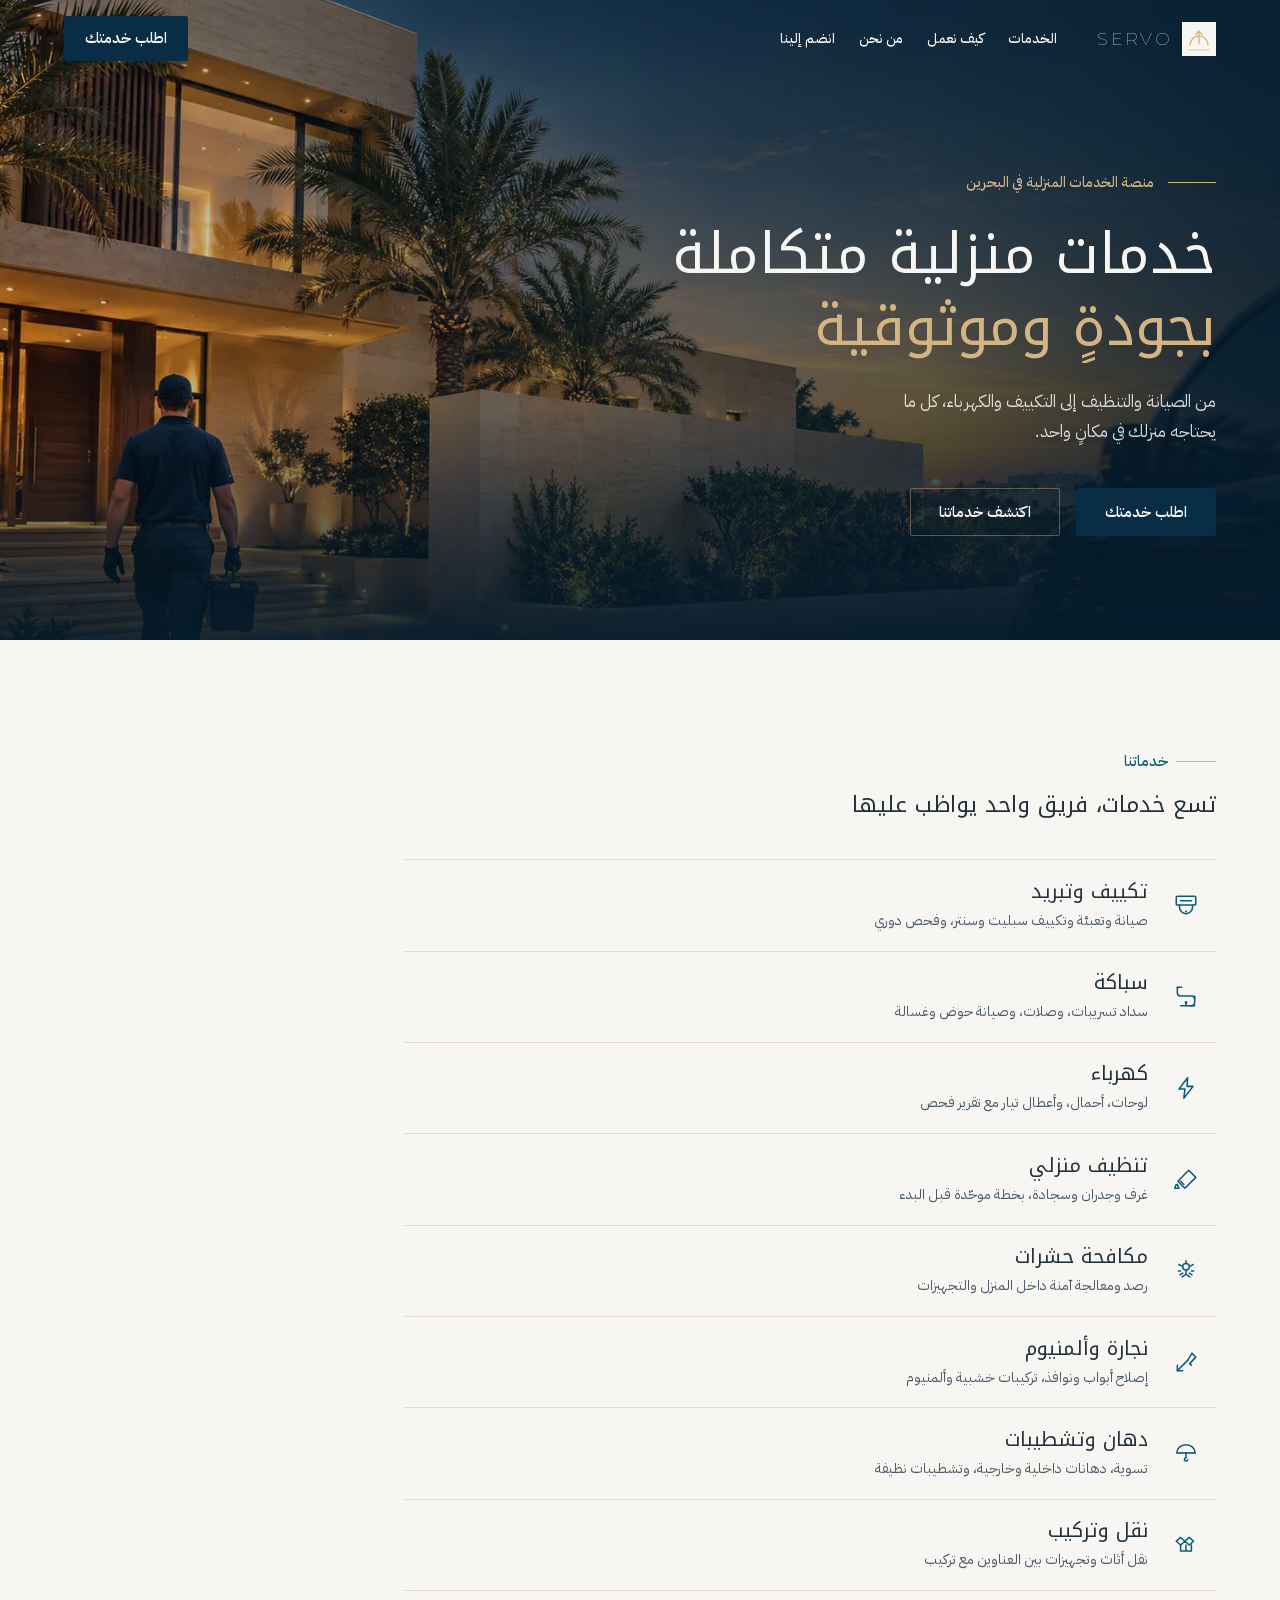
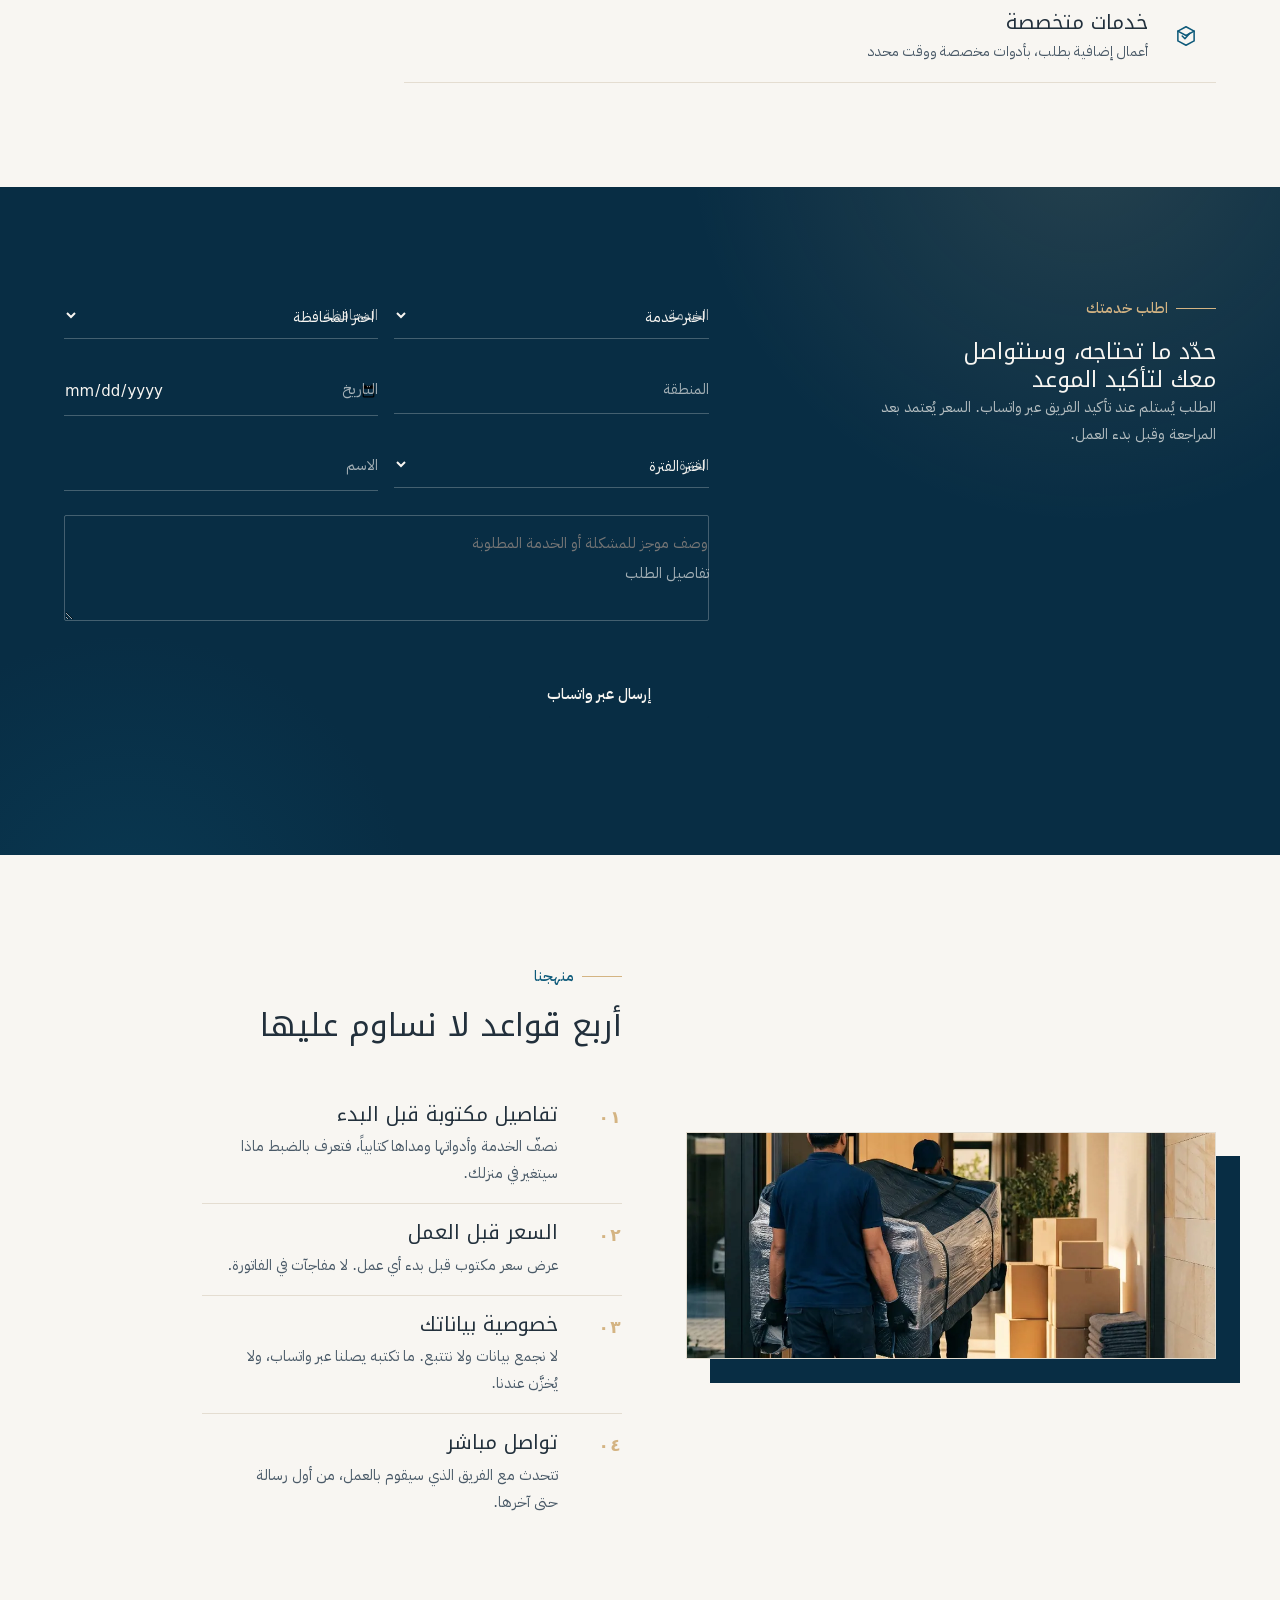
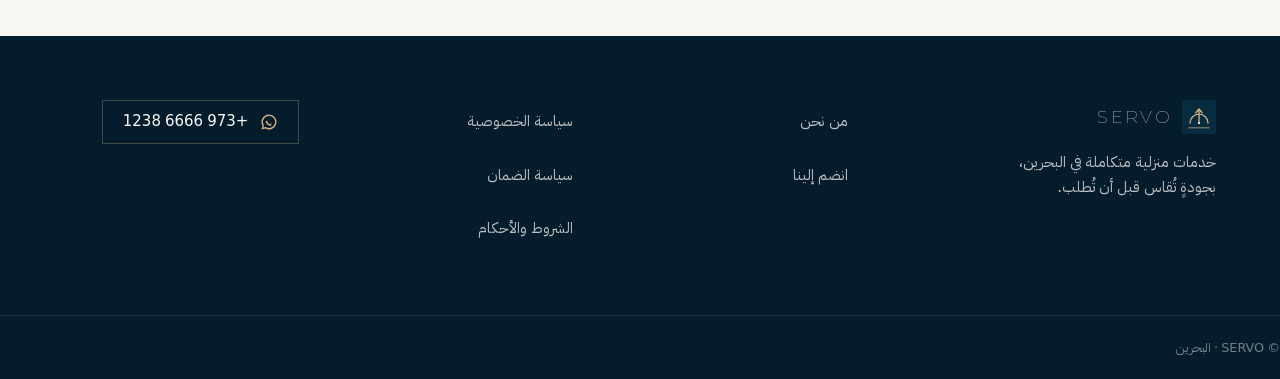
<file: index.html>
<!DOCTYPE html>
<html lang="ar" dir="rtl">
<head>
  <meta charset="utf-8">
  <meta name="viewport" content="width=device-width, initial-scale=1">
  <title>سيرفو — خدمات منزلية متكاملة في البحرين</title>
  <meta name="description" content="سيرفو منصة خدمات منزلية في البحرين: تكييف، سباكة، كهرباء، تنظيف، مكافحة حشرات، نجارة، دهان، نقل وتركيب. حدد الخدمة والموعد، وسيتواصل معك فريقنا.">
  <meta name="theme-color" content="#082D44">
  <meta property="og:type" content="website">
  <meta property="og:locale" content="ar_BH">
  <meta property="og:site_name" content="سيرفو">
  <meta property="og:title" content="سيرفو — خدمات منزلية متكاملة في البحرين">
  <meta property="og:description" content="من الصيانة والتنظيف إلى التكييف والكهرباء، كل ما يحتاجه منزلك في مكان واحد.">
  <meta property="og:image" content="assets/img/gen/hero-1600.webp">
  <link rel="icon" href="icons/favicon.svg" type="image/svg+xml">
  <link rel="icon" href="icons/favicon-32.png" type="image/png" sizes="32x32">
  <link rel="apple-touch-icon" href="icons/favicon-180.png">
  <link rel="manifest" href="manifest.json">
  <link rel="preconnect" href="assets/fonts/">
  <link rel="preload" as="font" href="assets/fonts/noto-kufi-arabic-600-arabic.woff2" crossorigin>
  <link rel="preload" as="font" href="assets/fonts/ibm-plex-sans-arabic-400-arabic.woff2" crossorigin>
  <link rel="preload" as="image" href="assets/img/gen/hero-960.webp" fetchpriority="high">
  <link rel="stylesheet" href="css/fonts.css">
  <link rel="stylesheet" href="css/base.css">
  <link rel="stylesheet" href="css/layout.css">
  <link rel="stylesheet" href="css/components.css">
  <link rel="stylesheet" href="css/icons.css">
  </head>
<body class="page-home">

  <a class="skip" href="#main">تخطَّ إلى المحتوى</a>

  <!-- ===== الشريط العلوي ===== -->
  <header class="topbar" id="topbar">
    <div class="topbar__inner container">
      <a class="topbar__brand" href="#/" aria-label="سيرفو — الصفحة الرئيسية">
        <span class="topbar__mark" aria-hidden="true">
          <svg width="34" height="34" viewBox="0 0 64 64" fill="none">
            <rect width="64" height="64" fill="currentColor" class="mark-bg"/>
            <path d="M15 43.5 A17 17 0 0 1 49 43.5" stroke="#D4B483" stroke-width="2.5" stroke-linecap="round"/>
            <line x1="32" y1="43.5" x2="32" y2="18" stroke="#D4B483" stroke-width="2.5" stroke-linecap="round"/>
            <path d="M26 24 L32 17 L38 24" stroke="#D4B483" stroke-width="2.5" stroke-linecap="round" stroke-linejoin="round"/>
            <circle cx="32" cy="43.5" r="2" fill="#F8F6F2"/>
            <rect x="12" y="51" width="40" height="2.5" fill="#D4B483" opacity=".55"/>
          </svg>
        </span>
        <span class="topbar__wordmark">SERVO</span>
      </a>

      <nav class="topbar__nav" aria-label="التنقل الرئيسي">
        <a href="#services">الخدمات</a>
        <a href="#process">كيف نعمل</a>
        <a href="#about-link" data-route="about">من نحن</a>
        <a href="#join-link" data-route="join">انضم إلينا</a>
      </nav>

      <a href="#request" class="btn btn--primary topbar__cta">اطلب خدمتك</a>

      <button class="topbar__burger" id="burger" aria-label="فتح القائمة" aria-expanded="false">
        <span></span><span></span>
      </button>
    </div>
  </header>

  <!-- قائمة الجوال بكشف دائري -->
  <nav class="mobile-nav" id="mobileNav" aria-label="قائمة الجوال" hidden>
    <div class="mobile-nav__panel">
      <a href="#services">الخدمات</a>
      <a href="#process">كيف نعمل</a>
      <a href="#about-link" data-route="about">من نحن</a>
      <a href="#join-link" data-route="join">انضم إلينا</a>
      <a href="#privacy-link" data-route="privacy">سياسة الخصوصية</a>
      <a href="#warranty-link" data-route="warranty">سياسة الضمان</a>
      <a href="#terms-link" data-route="terms">الشروط والأحكام</a>
      <a href="#request" class="btn btn--primary" data-close>اطلب خدمتك</a>
      <a href="https://wa.me/97366661238" class="mobile-nav__wa">واتساب <span aria-hidden="true">◂</span></a>
    </div>
  </nav>

  <main id="main">

    <!-- ===== Hero ===== -->
    <section class="hero" id="hero" aria-label="تقديم سيرفو">
      <div class="hero__media" aria-hidden="true">
        <picture>
          <source srcset="assets/img/gen/hero-480.webp 480w, assets/img/gen/hero-960.webp 960w, assets/img/gen/hero-1600.webp 1600w"
                  type="image/webp" sizes="100vw">
          <img id="heroImg" class="hero__img" src="assets/img/gen/hero-960.jpg"
               srcset="assets/img/gen/hero-480.jpg 480w, assets/img/gen/hero-960.jpg 960w, assets/img/gen/hero-1600.jpg 1600w"
                  sizes="100vw"
               alt="منزل فاخر وقت الغروب مع فني يجهز أدواته أمامه"
               width="960" height="544" fetchpriority="high" decoding="async">
        </picture>
        <div class="hero__scrim" aria-hidden="true"></div>
      </div>

      <div class="hero__copy container">
        <p class="hero__eyebrow"><span class="hero__line-rule"></span>منصة الخدمات المنزلية في البحرين</p>
        <h1 class="hero__title">
          <span class="reveal-line"><span>خدمات منزلية متكاملة</span></span>
          <span class="reveal-line"><span><em class="gold">بجودةٍ وموثوقية</em></span></span>
        </h1>
        <p class="hero__sub reveal-fade">من الصيانة والتنظيف إلى التكييف والكهرباء، كل ما يحتاجه منزلك في مكانٍ واحد.</p>
        <div class="hero__actions reveal-fade">
          <a href="#request" class="btn btn--primary">اطلب خدمتك</a>
          <a href="#services" class="btn btn--ghost">اكتشف خدماتنا</a>
        </div>
      </div>
    </section>

    <!-- ===== الخدمات ===== -->
    <section class="services section" id="services">
      <div class="container">
        <div class="section-head">
          <p class="kicker">خدماتنا</p>
          <h2>تسع خدمات، فريق واحد يواظب عليها</h2>
        </div>

        <div class="services__grid">
          <ul class="services__list" id="servicesList" aria-label="قائمة الخدمات">
            <li class="svc" data-img="ac">
              <button class="svc__row" aria-controls="svc-peek" data-service="ac">
                <span class="svc__icon" data-icon="ac"></span>
                <span class="svc__text">
                  <span class="svc__name">تكييف وتبريد</span>
                  <span class="svc__desc">صيانة وتعبئة وتكييف سبليت وسنتر، وفحص دوري</span>
                </span>
                <span class="svc__arrow" aria-hidden="true"></span>
              </button>
            </li>
            <li class="svc" data-img="plumbing">
              <button class="svc__row" aria-controls="svc-peek" data-service="plumbing">
                <span class="svc__icon" data-icon="plumbing"></span>
                <span class="svc__text">
                  <span class="svc__name">سباكة</span>
                  <span class="svc__desc">سداد تسريبات، وصلات، وصيانة حوض وغسالة</span>
                </span>
                <span class="svc__arrow" aria-hidden="true"></span>
              </button>
            </li>
            <li class="svc" data-img="electrical">
              <button class="svc__row" aria-controls="svc-peek" data-service="electrical">
                <span class="svc__icon" data-icon="electrical"></span>
                <span class="svc__text">
                  <span class="svc__name">كهرباء</span>
                  <span class="svc__desc">لوحات، أحمال، وأعطال تيار مع تقرير فحص</span>
                </span>
                <span class="svc__arrow" aria-hidden="true"></span>
              </button>
            </li>
            <li class="svc" data-img="cleaning">
              <button class="svc__row" aria-controls="svc-peek" data-service="cleaning">
                <span class="svc__icon" data-icon="cleaning"></span>
                <span class="svc__text">
                  <span class="svc__name">تنظيف منزلي</span>
                  <span class="svc__desc">غرف وجدران وسجادة، بخطة موحّدة قبل البدء</span>
                </span>
                <span class="svc__arrow" aria-hidden="true"></span>
              </button>
            </li>
            <li class="svc" data-img="pest">
              <button class="svc__row" aria-controls="svc-peek" data-service="pest">
                <span class="svc__icon" data-icon="pest"></span>
                <span class="svc__text">
                  <span class="svc__name">مكافحة حشرات</span>
                  <span class="svc__desc">رصد ومعالجة آمنة داخل المنزل والتجهيزات</span>
                </span>
                <span class="svc__arrow" aria-hidden="true"></span>
              </button>
            </li>
            <li class="svc" data-img="carpentry">
              <button class="svc__row" aria-controls="svc-peek" data-service="carpentry">
                <span class="svc__icon" data-icon="carpentry"></span>
                <span class="svc__text">
                  <span class="svc__name">نجارة وألمنيوم</span>
                  <span class="svc__desc">إصلاح أبواب ونوافذ، تركيبات خشبية وألمنيوم</span>
                </span>
                <span class="svc__arrow" aria-hidden="true"></span>
              </button>
            </li>
            <li class="svc" data-img="painting">
              <button class="svc__row" aria-controls="svc-peek" data-service="painting">
                <span class="svc__icon" data-icon="painting"></span>
                <span class="svc__text">
                  <span class="svc__name">دهان وتشطيبات</span>
                  <span class="svc__desc">تسوية، دهانات داخلية وخارجية، وتشطيبات نظيفة</span>
                </span>
                <span class="svc__arrow" aria-hidden="true"></span>
              </button>
            </li>
            <li class="svc" data-img="moving">
              <button class="svc__row" aria-controls="svc-peek" data-service="moving">
                <span class="svc__icon" data-icon="moving"></span>
                <span class="svc__text">
                  <span class="svc__name">نقل وتركيب</span>
                  <span class="svc__desc">نقل أثاث وتجهيزات بين العناوين مع تركيب</span>
                </span>
                <span class="svc__arrow" aria-hidden="true"></span>
              </button>
            </li>
            <li class="svc" data-img="specialized">
              <button class="svc__row" aria-controls="svc-peek" data-service="specialized">
                <span class="svc__icon" data-icon="specialized"></span>
                <span class="svc__text">
                  <span class="svc__name">خدمات متخصصة</span>
                  <span class="svc__desc">أعمال إضافية بطلب، بأدوات مخصصة ووقت محدد</span>
                </span>
                <span class="svc__arrow" aria-hidden="true"></span>
              </button>
            </li>
          </ul>

          <!-- لوحة المعاينة على الشاشات الكبيرة -->
          <div class="svc-peek" id="svcPeek" aria-hidden="true">
            <div class="svc-peek__frame">
              <div class="svc-peek__grad svc-peek__grad--active" data-key="painting"></div>
              <picture class="svc-peek__pic" data-key="ac" hidden>
                <source srcset="assets/img/gen/ac-480.webp 480w, assets/img/gen/ac-960.webp 960w" type="image/webp" sizes="(max-width: 1280px) 40vw, 480px">
                <img src="assets/img/gen/ac-480.jpg" alt="" width="480" height="600" loading="lazy" decoding="async">
              </picture>
              <picture class="svc-peek__pic" data-key="plumbing" hidden>
                <source srcset="assets/img/gen/plumbing-480.webp 480w, assets/img/gen/plumbing-960.webp 960w" type="image/webp" sizes="(max-width: 1280px) 40vw, 480px">
                <img src="assets/img/gen/plumbing-480.jpg" alt="" width="480" height="600" loading="lazy" decoding="async">
              </picture>
              <picture class="svc-peek__pic" data-key="electrical" hidden>
                <source srcset="assets/img/gen/electrical-480.webp 480w, assets/img/gen/electrical-960.webp 960w" type="image/webp" sizes="(max-width: 1280px) 40vw, 480px">
                <img src="assets/img/gen/electrical-480.jpg" alt="" width="480" height="600" loading="lazy" decoding="async">
              </picture>
              <picture class="svc-peek__pic" data-key="cleaning" hidden>
                <source srcset="assets/img/gen/cleaning-480.webp 480w, assets/img/gen/cleaning-960.webp 960w" type="image/webp" sizes="(max-width: 1280px) 40vw, 480px">
                <img src="assets/img/gen/cleaning-480.jpg" alt="" width="480" height="600" loading="lazy" decoding="async">
              </picture>
              <picture class="svc-peek__pic" data-key="pest" hidden>
                <source srcset="assets/img/gen/pest-480.webp 480w, assets/img/gen/pest-960.webp 960w" type="image/webp" sizes="(max-width: 1280px) 40vw, 480px">
                <img src="assets/img/gen/pest-480.jpg" alt="" width="480" height="600" loading="lazy" decoding="async">
              </picture>
              <picture class="svc-peek__pic" data-key="carpentry" hidden>
                <source srcset="assets/img/gen/carpentry-480.webp 480w, assets/img/gen/carpentry-960.webp 960w" type="image/webp" sizes="(max-width: 1280px) 40vw, 480px">
                <img src="assets/img/gen/carpentry-480.jpg" alt="" width="480" height="600" loading="lazy" decoding="async">
              </picture>
              <picture class="svc-peek__pic" data-key="moving" hidden>
                <source srcset="assets/img/gen/moving-480.webp 480w, assets/img/gen/moving-960.webp 960w" type="image/webp" sizes="(max-width: 1280px) 40vw, 480px">
                <img src="assets/img/gen/moving-480.jpg" alt="" width="480" height="600" loading="lazy" decoding="async">
              </picture>
              <picture class="svc-peek__pic" data-key="specialized" hidden>
                <source srcset="assets/img/gen/specialized-480.webp 480w, assets/img/gen/specialized-960.webp 960w" type="image/webp" sizes="(max-width: 1280px) 40vw, 480px">
                <img src="assets/img/gen/specialized-480.jpg" alt="" width="480" height="600" loading="lazy" decoding="async">
              </picture>
            </div>
          </div>
        </div>
      </div>
    </section>

    <!-- ===== نموذج الطلب ===== -->
    <section class="navy-panel section" id="request">
      <div class="container request__layout">
        <div class="section-head">
          <p class="kicker">اطلب خدمتك</p>
          <h2>حدّد ما تحتاجه، وسنتواصل معك لتأكيد الموعد</h2>
          <p class="request__note">الطلب يُستلم عند تأكيد الفريق عبر واتساب. السعر يُعتمد بعد المراجعة وقبل بدء العمل.</p>
        </div>

        <form class="request__form" id="requestForm" novalidate>
          <div class="req-grid">
            <div class="field" data-field="service">
              <label for="f-service">الخدمة</label>
              <select id="f-service" name="service" required>
                <option value="" disabled selected>اختر خدمة</option>
                <option value="ac">تكييف وتبريد</option>
                <option value="plumbing">سباكة</option>
                <option value="electrical">كهرباء</option>
                <option value="cleaning">تنظيف منزلي</option>
                <option value="pest">مكافحة حشرات</option>
                <option value="carpentry">نجارة وألمنيوم</option>
                <option value="painting">دهان وتشطيبات</option>
                <option value="moving">نقل وتركيب</option>
                <option value="specialized">خدمات متخصصة</option>
              </select>
              <p class="field-error">اختر خدمة واحدة</p>
            </div>

            <div class="field" data-field="governorate">
              <label for="f-gov">المحافظة</label>
              <select id="f-gov" name="governorate" required>
                <option value="" disabled selected>اختر المحافظة</option>
                <option>العاصمة</option>
                <option>المحرق</option>
                <option>الشمالية</option>
                <option>الجنوبية</option>
              </select>
              <p class="field-error">حدّد المحافظة</p>
            </div>

            <div class="field" data-field="area">
              <label for="f-area">المنطقة</label>
              <input id="f-area" name="area" type="text" required>
              <p class="field-error">اكتب اسم المنطقة</p>
            </div>

            <div class="field" data-field="date">
              <label for="f-date">التاريخ</label>
              <input id="f-date" name="date" type="date" required>
              <p class="field-error">حدّد التاريخ</p>
            </div>

            <div class="field" data-field="slot">
              <label for="f-slot">الفترة</label>
              <select id="f-slot" name="slot" required>
                <option value="" disabled selected>اختر الفترة</option>
                <option value="صباحا">صباحاً</option>
                <option value="ظهرا">ظهراً</option>
                <option value="مساء">مساءً</option>
              </select>
              <p class="field-error">اختر الفترة</p>
            </div>

            <div class="field" data-field="name">
              <label for="f-name">الاسم</label>
              <input id="f-name" name="name" type="text" required autocomplete="name">
              <p class="field-error">اكتب اسمك</p>
            </div>

            <div class="field field--wide" data-field="details">
              <label for="f-details">تفاصيل الطلب</label>
              <textarea id="f-details" name="details" rows="3" placeholder="وصف موجز للمشكلة أو الخدمة المطلوبة"></textarea>
            </div>
          </div>

          <div class="req-foot">
            <button type="submit" class="btn btn--primary req-foot__btn">
              <span class="req-foot__label">إرسال عبر واتساب</span>
              <span class="req-foot__dots" aria-hidden="true"><i></i><i></i></span>
            </button>
            <p class="req-foot__hint" id="reqHint" role="status" aria-live="polite"></p>
          </div>
        </form>
      </div>
    </section>

    <!-- ===== منهجنا ===== -->
    <section class="section" id="process">
      <div class="container">
        <div class="process__layout">
          <figure class="process__media">
            <div class="process__media-band" aria-hidden="true"></div>
            <picture>
              <source srcset="assets/img/gen/specialized-480.webp 480w, assets/img/gen/specialized-960.webp 960w, assets/img/gen/specialized-1600.webp 1600w"
                      type="image/webp" sizes="(max-width: 768px) 90vw, 42vw">
              <img class="process__img" src="assets/img/gen/specialized-960.jpg"
                   srcset="assets/img/gen/specialized-480.jpg 480w, assets/img/gen/specialized-960.jpg 960w, assets/img/gen/specialized-1600.jpg 1600w"
                   sizes="(max-width: 768px) 90vw, 42vw"
                   alt="صندوق أدوات مفتوح مع قفازات وقبعة فني"
                   width="960" height="1200" loading="lazy" decoding="async">
            </picture>
          </figure>

          <div class="process__copy">
            <div class="section-head">
              <p class="kicker">منهجنا</p>
              <h2>أربع قواعد لا نساوم عليها</h2>
            </div>

            <article class="proc-item">
              <span class="proc-item__no" aria-hidden="true">٠١</span>
              <h3>تفاصيل مكتوبة قبل البدء</h3>
              <p>نصفّ الخدمة وأدواتها ومداها كتابياً، فتعرف بالضبط ماذا سيتغير في منزلك.</p>
            </article>
            <article class="proc-item">
              <span class="proc-item__no" aria-hidden="true">٠٢</span>
              <h3>السعر قبل العمل</h3>
              <p>عرض سعر مكتوب قبل بدء أي عمل. لا مفاجآت في الفاتورة.</p>
            </article>
            <article class="proc-item">
              <span class="proc-item__no" aria-hidden="true">٠٣</span>
              <h3>خصوصية بياناتك</h3>
              <p>لا نجمع بيانات ولا نتتبع. ما تكتبه يصلنا عبر واتساب، ولا يُخزَّن عندنا.</p>
            </article>
            <article class="proc-item">
              <span class="proc-item__no" aria-hidden="true">٠٤</span>
              <h3>تواصل مباشر</h3>
              <p>تتحدث مع الفريق الذي سيقوم بالعمل، من أول رسالة حتى آخرها.</p>
            </article>
          </div>
        </div>
      </div>
    </section>

  </main>

  <!-- ===== التذييل ===== -->
  <footer class="footer">
    <div class="container footer__grid">
      <div class="footer__brand">
        <a class="footer__logo" href="#/">
          <span class="topbar__mark topbar__mark--light" aria-hidden="true">
            <svg width="34" height="34" viewBox="0 0 64 64" fill="none">
              <rect width="64" height="64" fill="#0E5A7A" opacity=".25"/>
              <path d="M15 43.5 A17 17 0 0 1 49 43.5" stroke="#D4B483" stroke-width="2.5" stroke-linecap="round"/>
              <line x1="32" y1="43.5" x2="32" y2="18" stroke="#D4B483" stroke-width="2.5" stroke-linecap="round"/>
              <path d="M26 24 L32 17 L38 24" stroke="#D4B483" stroke-width="2.5" stroke-linecap="round" stroke-linejoin="round"/>
              <circle cx="32" cy="43.5" r="2" fill="#F8F6F2"/>
              <rect x="12" y="51" width="40" height="2.5" fill="#D4B483" opacity=".55"/>
            </svg>
          </span>
          <span>SERVO</span>
        </a>
        <p class="footer__tagline">خدمات منزلية متكاملة في البحرين، بجودةٍ تُقاس قبل أن تُطلب.</p>
      </div>

      <nav class="footer__col" aria-label="الروابط">
        <a href="#about-link" data-route="about">من نحن</a>
        <a href="#join-link" data-route="join">انضم إلينا</a>
      </nav>
      <nav class="footer__col" aria-label="السياسات">
        <a href="#privacy-link" data-route="privacy">سياسة الخصوصية</a>
        <a href="#warranty-link" data-route="warranty">سياسة الضمان</a>
        <a href="#terms-link" data-route="terms">الشروط والأحكام</a>
      </nav>

      <div class="footer__col footer__col--contact">
        <a class="footer__wa" href="https://wa.me/97366661238" target="_blank" rel="noopener">
          <span class="footer__wa-icon" aria-hidden="true">
            <svg viewBox="0 0 24 24" width="18" height="18"><path fill="currentColor" d="M12 2a10 10 0 0 0-8.6 15.1L2 22l5-1.3A10 10 0 1 0 12 2Zm0 2a8 8 0 1 1-4.1 14.8l-.5-.3-2.9.8.8-2.8-.3-.5A8 8 0 0 1 12 4Zm4.4 10.6c-.2-.1-1.3-.6-1.5-.7s-.4-.1-.5.1l-.7 1c-.1.2-.2.2-.5.1a6.6 6.6 0 0 1-3.2-2.8c-.2-.4.2-.4.1-.7l-.4-1.1c-.1-.3-.3-.3-.5-.3h-.4c-.2 0-.4.1-.6.3-.6.6-.7 1.4-.4 2.2a7.6 7.6 0 0 0 4.2 3.9c1.1.4 1.5.4 2.1.3.4-.1.9-.6 1-.9.1-.4.1-.6 0-.7l-.7-.7Z"/></svg>
          </span>
          <span>+973 6666 1238</span>
        </a>
      </div>
    </div>
    <div class="footer__bar">
      <p>© SERVO · البحرين</p>
    </div>
  </footer>

  <script src="js/config.js"></script>
    <script src="js/icons.js"></script>
  <script src="js/main.js"></script>
</body>
</html>
</file>
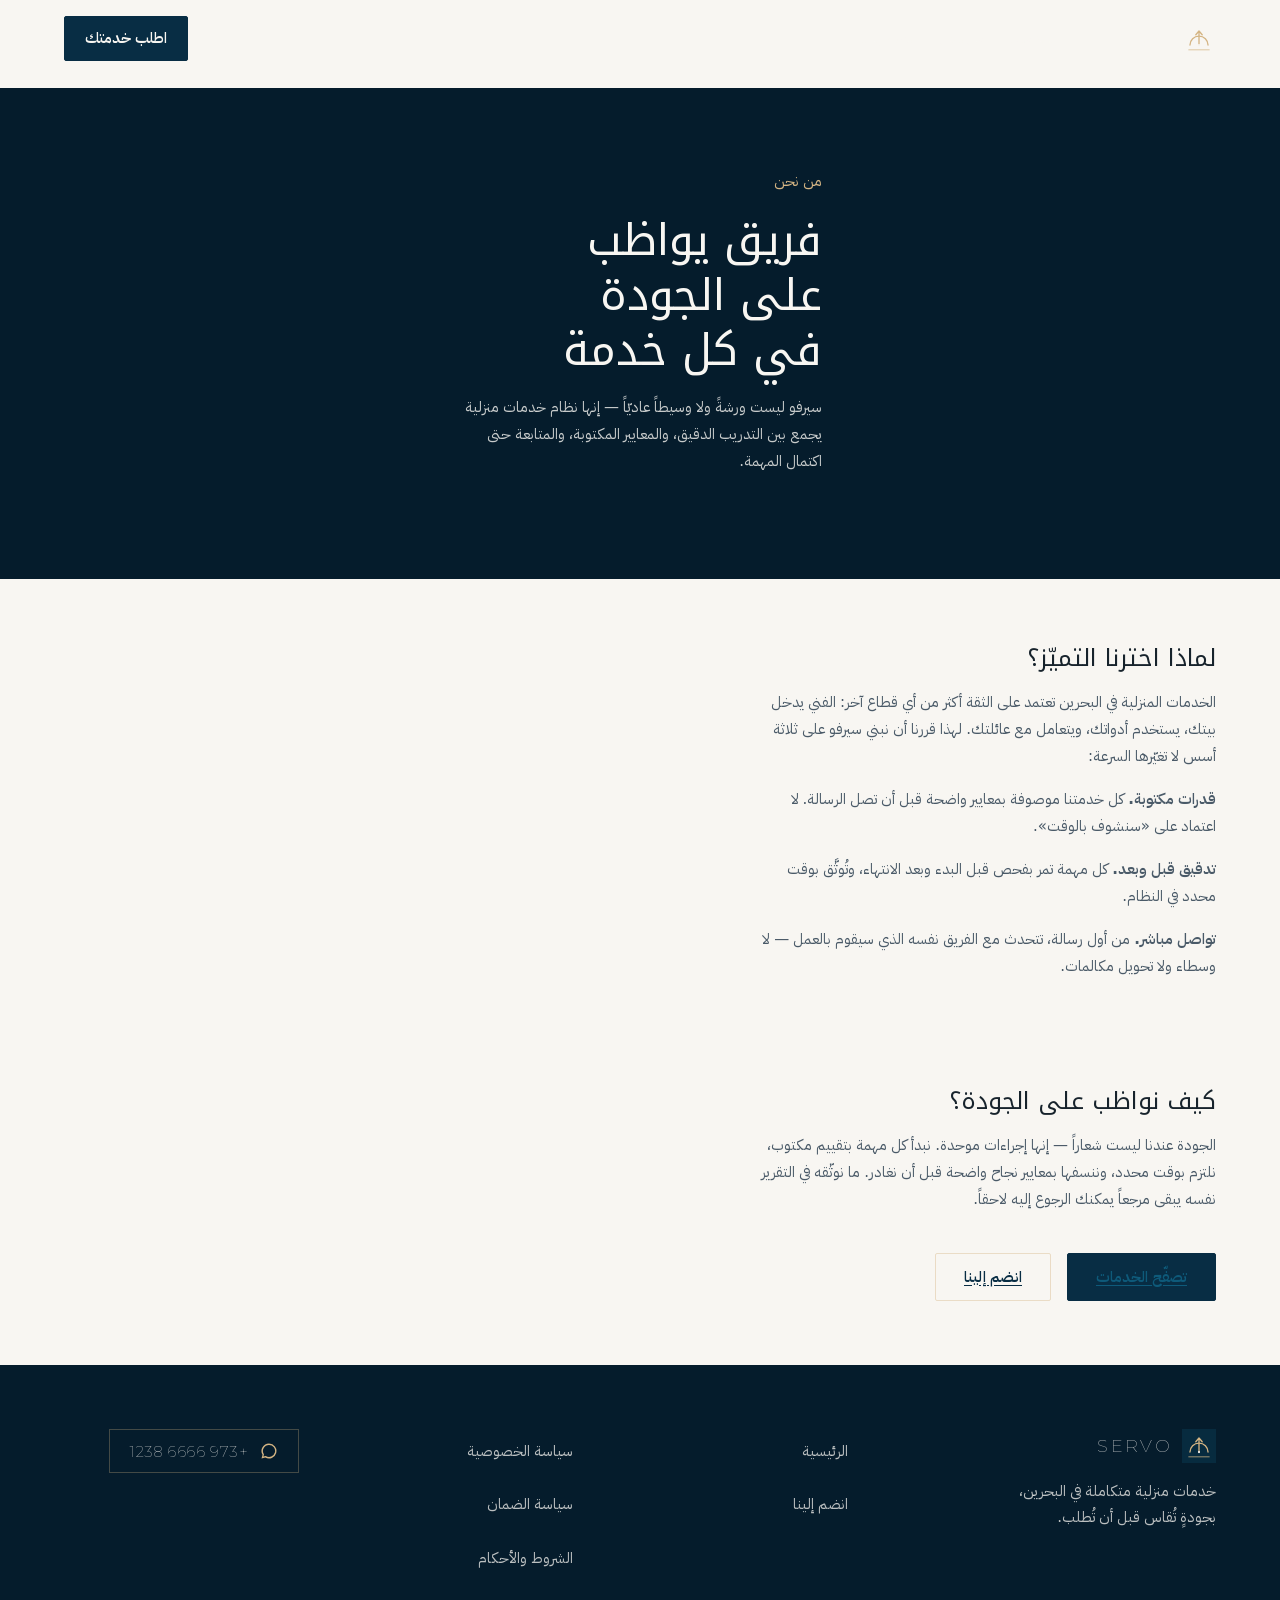
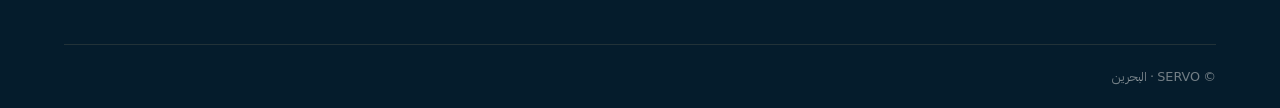
<file: about.html>
<!DOCTYPE html>
<html lang="ar" dir="rtl">
<head>
  <meta charset="utf-8">
  <meta name="viewport" content="width=device-width, initial-scale=1">
  <title>من نحن — سيرفو</title>
  <meta name="description" content="سيرفو منصة خدمات منزلية في البحرين. لماذا اخترنا التميز، وماذا يعني أن فريقنا يواظب على الجودة في كل خدمة.">
  <meta name="theme-color" content="#082D44">
  <link rel="icon" href="icons/favicon.svg" type="image/svg+xml">
  <link rel="apple-touch-icon" href="icons/favicon-180.png">
  <link rel="manifest" href="manifest.json">
  <link rel="preload" as="font" href="assets/fonts/noto-kufi-arabic-600-arabic.woff2" crossorigin>
  <link rel="preload" as="font" href="assets/fonts/ibm-plex-sans-arabic-400-arabic.woff2" crossorigin>
  <link rel="stylesheet" href="css/fonts.css">
  <link rel="stylesheet" href="css/base.css">
  <link rel="stylesheet" href="css/layout.css">
  <link rel="stylesheet" href="css/components.css">
  <link rel="stylesheet" href="css/icons.css">
  <script src="js/config.js"></script>
  <script src="js/icons.js"></script>
</head>
<body class="page-about">
  <a class="skip" href="#main">تخطَّ إلى المحتوى</a>

  <header class="topbar" id="topbar">
    <div class="topbar__inner container">
      <a class="topbar__brand" href="#/">
        <span class="topbar__mark" aria-hidden="true">
          <svg width="34" height="34" viewBox="0 0 64 64" fill="none">
            <rect width="64" height="64" fill="currentColor" class="mark-bg"/>
            <path d="M15 43.5 A17 17 0 0 1 49 43.5" stroke="#D4B483" stroke-width="2.5" stroke-linecap="round"/>
            <line x1="32" y1="43.5" x2="32" y2="18" stroke="#D4B483" stroke-width="2.5" stroke-linecap="round"/>
            <path d="M26 24 L32 17 L38 24" stroke="#D4B483" stroke-width="2.5" stroke-linecap="round" stroke-linejoin="round"/>
            <circle cx="32" cy="43.5" r="2" fill="#F8F6F2"/>
            <rect x="12" y="51" width="40" height="2.5" fill="#D4B483" opacity=".55"/>
          </svg>
        </span>
        <span class="topbar__wordmark">SERVO</span>
      </a>
      <nav class="topbar__nav" aria-label="التنقل الرئيسي">
        <a href="#/">الخدمات</a>
        <a href="#about-link" data-route="about" aria-current="page">من نحن</a>
        <a href="#join-link" data-route="join">انضم إلينا</a>
      </nav>
      <a href="#/" class="btn btn--primary topbar__cta">اطلب خدمتك</a>
      <button class="topbar__burger" id="burger" aria-label="فتح القائمة" aria-expanded="false"><span></span><span></span></button>
    </div>
  </header>

  <nav class="mobile-nav" id="mobileNav" aria-label="قائمة الجوال" hidden>
    <div class="mobile-nav__panel">
      <a href="#/">الخدمات</a>
      <a href="#about-link" data-route="about">من نحن</a>
      <a href="#join-link" data-route="join">انضم إلينا</a>
      <a href="#privacy-link" data-route="privacy">سياسة الخصوصية</a>
      <a href="#warranty-link" data-route="warranty">سياسة الضمان</a>
      <a href="#terms-link" data-route="terms">الشروط والأحكام</a>
      <a href="#/" class="btn btn--primary" data-close>اطلب خدمتك</a>
    </div>
  </nav>

  <main id="main" class="page">
    <div class="page-hero">
      <picture>
        <source srcset="assets/img/gen/cleaning-480.webp 480w, assets/img/gen/cleaning-960.webp 960w, assets/img/gen/cleaning-1600.webp 1600w" type="image/webp" sizes="100vw">
        <img class="page-hero__img uncover" src="assets/img/gen/cleaning-960.jpg"
             srcset="assets/img/gen/cleaning-480.jpg 480w, assets/img/gen/cleaning-960.jpg 960w, assets/img/gen/cleaning-1600.jpg 1600w"
             sizes="100vw" alt="" width="960" height="1200" fetchpriority="high" decoding="async">
      </picture>
      <div class="page-hero__body container">
        <p class="kicker" style="color:var(--gold)">من نحن</p>
        <h1 class="gold-rule-title" style="color:var(--cream)"><span class="gline"></span>فريق يواظب على الجودة في كل خدمة</h1>
        <p>سيرفو ليست ورشةً ولا وسيطاً عاديّاً — إنها نظام خدمات منزلية يجمع بين التدريب الدقيق، والمعايير المكتوبة، والمتابعة حتى اكتمال المهمة.</p>
      </div>
    </div>

    <div class="container page-body about-grid">
      <div>
        <h2>لماذا اخترنا التميّز؟</h2>
        <p>الخدمات المنزلية في البحرين تعتمد على الثقة أكثر من أي قطاع آخر: الفني يدخل بيتك، يستخدم أدواتك، ويتعامل مع عائلتك. لهذا قررنا أن نبني سيرفو على ثلاثة أسس لا تغيّرها السرعة:</p>
        <p><strong>قدرات مكتوبة.</strong> كل خدمتنا موصوفة بمعايير واضحة قبل أن تصل الرسالة. لا اعتماد على «سنشوف بالوقت».</p>
        <p><strong>تدقيق قبل وبعد.</strong> كل مهمة تمر بفحص قبل البدء وبعد الانتهاء، وتُوثَّق بوقت محدد في النظام.</p>
        <p><strong>تواصل مباشر.</strong> من أول رسالة، تتحدث مع الفريق نفسه الذي سيقوم بالعمل — لا وسطاء ولا تحويل مكالمات.</p>
      </div>

      <figure class="uncover">
        <picture>
          <source srcset="assets/img/gen/hero-480.webp 480w, assets/img/gen/hero-960.webp 960w" type="image/webp" sizes="(min-width:900px) 45vw, 90vw">
          <img src="assets/img/gen/hero-480.jpg"
               srcset="assets/img/gen/hero-480.jpg 480w, assets/img/gen/hero-960.jpg 960w"
               sizes="(min-width:900px) 45vw, 90vw"
               alt="فني يجهز أدواته أمام منزل في وقت الغروب"
               width="480" height="272" loading="lazy" decoding="async">
        </picture>
      </figure>
    </div>

    <div class="container page-body" style="padding-block-start:0">
      <h2>كيف نواظب على الجودة؟</h2>
      <p>الجودة عندنا ليست شعاراً — إنها إجراءات موحدة. نبدأ كل مهمة بتقييم مكتوب، نلتزم بوقت محدد، وننسفها بمعايير نجاح واضحة قبل أن نغادر. ما نوثّقه في التقرير نفسه يبقى مرجعاً يمكنك الرجوع إليه لاحقاً.</p>
      <div style="margin-top:var(--s-5);display:flex;gap:var(--s-2);flex-wrap:wrap">
        <a href="#/" class="btn btn--dark">تصفّح الخدمات</a>
        <a href="#join-link" data-route="join" class="btn" style="border:1px solid var(--gold-40);color:var(--navy)">انضم إلينا</a>
      </div>
    </div>
  </main>

  <footer class="footer">
    <div class="container footer__grid">
      <div class="footer__brand">
        <a class="footer__logo" href="#/"><span class="topbar__mark" style="color:var(--cream)" aria-hidden="true">
          <svg width="34" height="34" viewBox="0 0 64 64" fill="none"><rect width="64" height="64" fill="#0E5A7A" opacity=".25"/><path d="M15 43.5 A17 17 0 0 1 49 43.5" stroke="#D4B483" stroke-width="2.5" stroke-linecap="round"/><line x1="32" y1="43.5" x2="32" y2="18" stroke="#D4B483" stroke-width="2.5" stroke-linecap="round"/><path d="M26 24 L32 17 L38 24" stroke="#D4B483" stroke-width="2.5" stroke-linecap="round" stroke-linejoin="round"/><circle cx="32" cy="43.5" r="2" fill="#F8F6F2"/><rect x="12" y="51" width="40" height="2.5" fill="#D4B483" opacity=".55"/></svg>
        </span><span>SERVO</span></a>
        <p class="footer__tagline">خدمات منزلية متكاملة في البحرين، بجودةٍ تُقاس قبل أن تُطلب.</p>
      </div>
      <nav class="footer__col"><a href="#/">الرئيسية</a><a href="#join-link" data-route="join">انضم إلينا</a></nav>
      <nav class="footer__col"><a href="#privacy-link" data-route="privacy">سياسة الخصوصية</a><a href="#warranty-link" data-route="warranty">سياسة الضمان</a><a href="#terms-link" data-route="terms">الشروط والأحكام</a></nav>
      <div class="footer__col footer__col--contact">
        <a class="footer__wa" href="https://wa.me/97366661238" target="_blank" rel="noopener"><span class="footer__wa-icon">
          <svg viewBox="0 0 24 24" width="18" height="18"><path fill="currentColor" d="M12 2a10 10 0 0 0-8.6 15.1L2 22l5-1.3A10 10 0 1 0 12 2Zm0 2a8 8 0 1 1-4.1 14.8l-.5-.3-2.9.8.8-2.8-.3-.5A8 8 0 0 1 12 4Z"/></svg>
        </span><span class="num">+973 6666 1238</span></a>
      </div>
    </div>
    <div class="footer__bar container"><p>© SERVO · البحرين</p></div>
  </footer>

  <script src="js/main.js"></script>
</body>
</html>
</file>
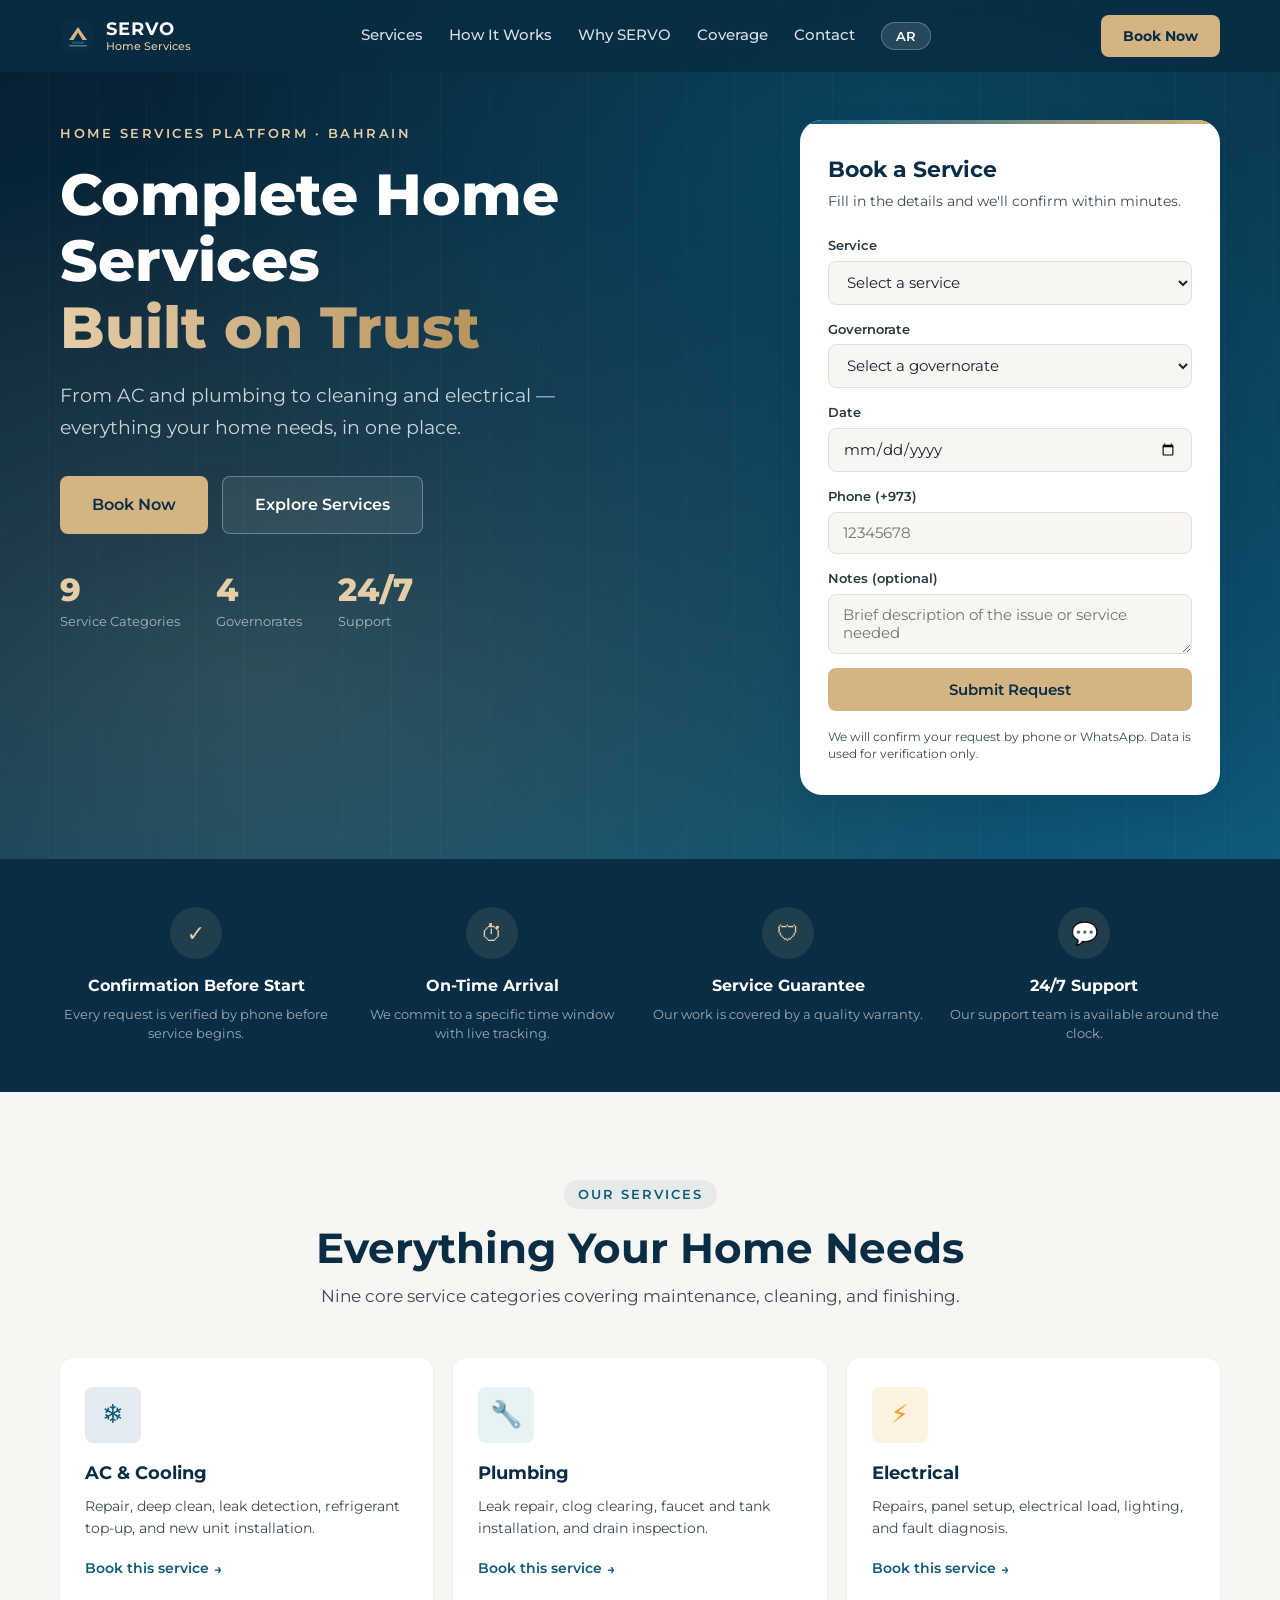
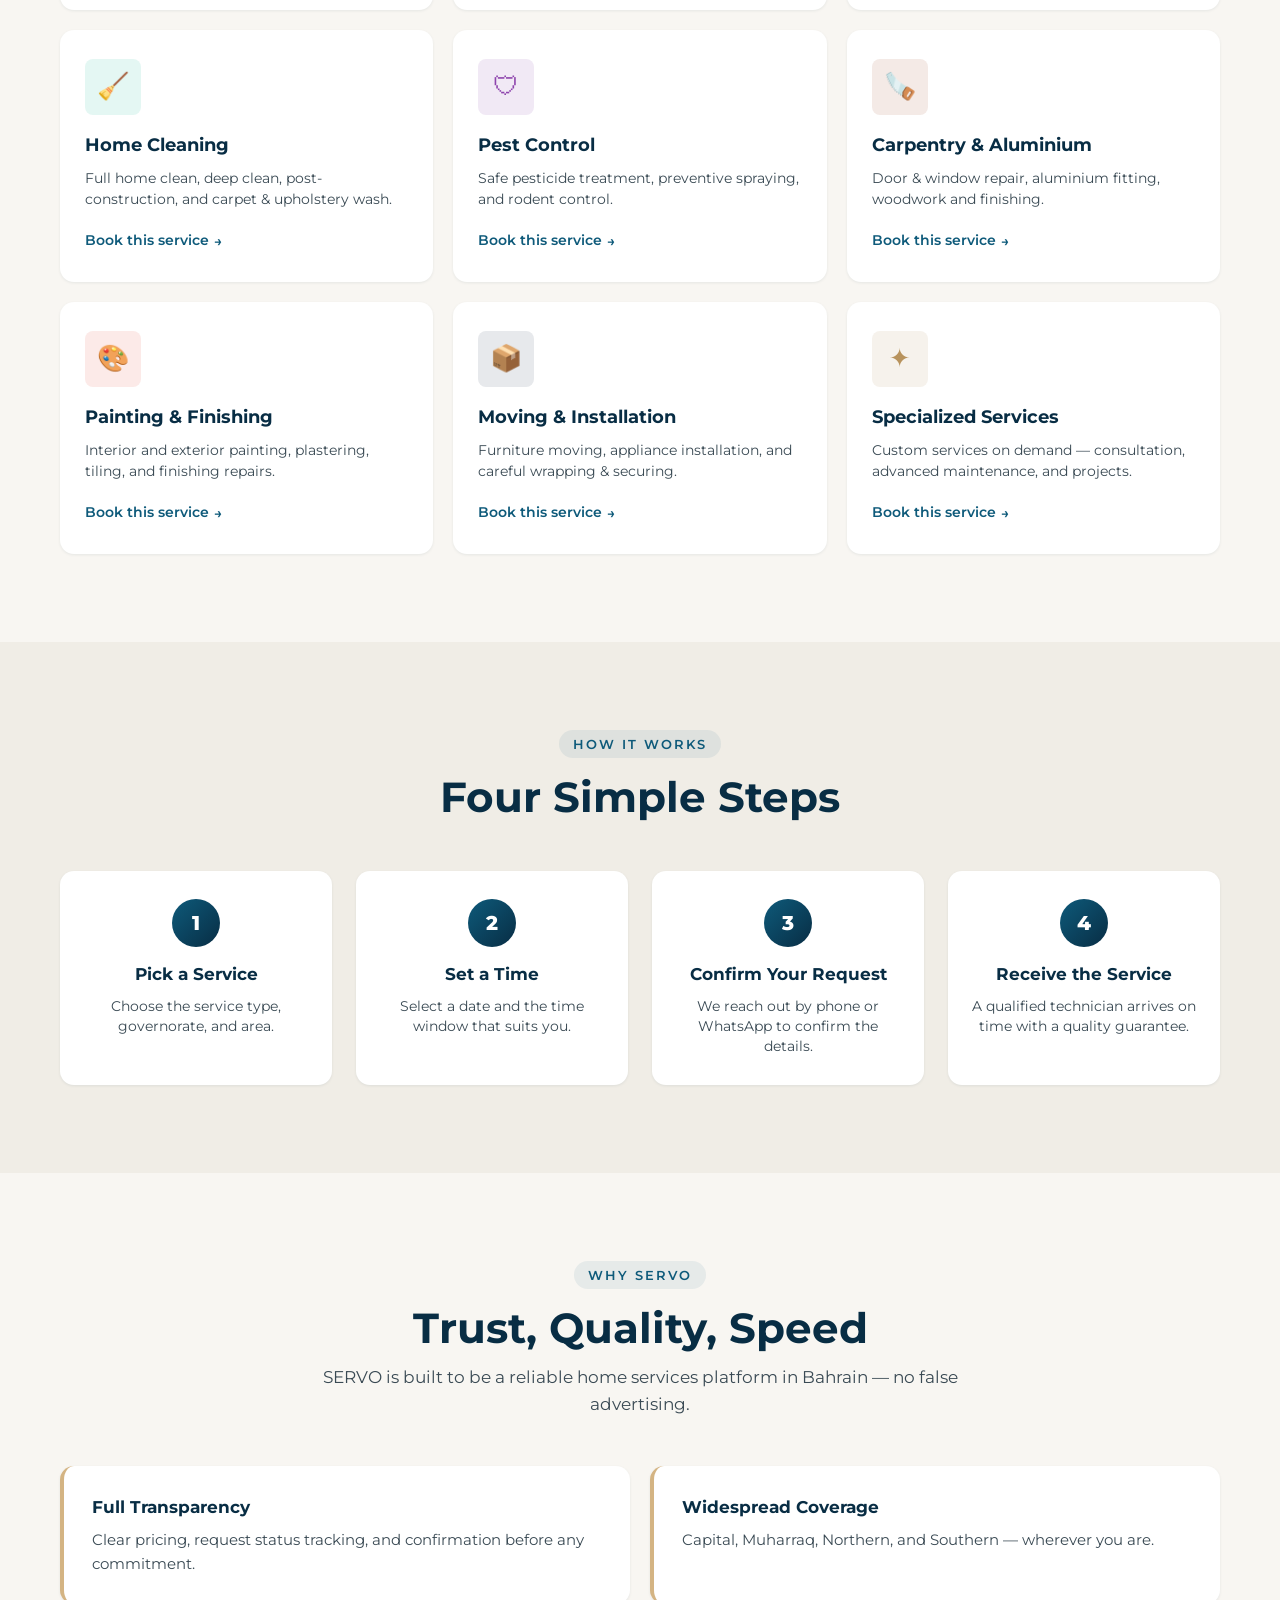
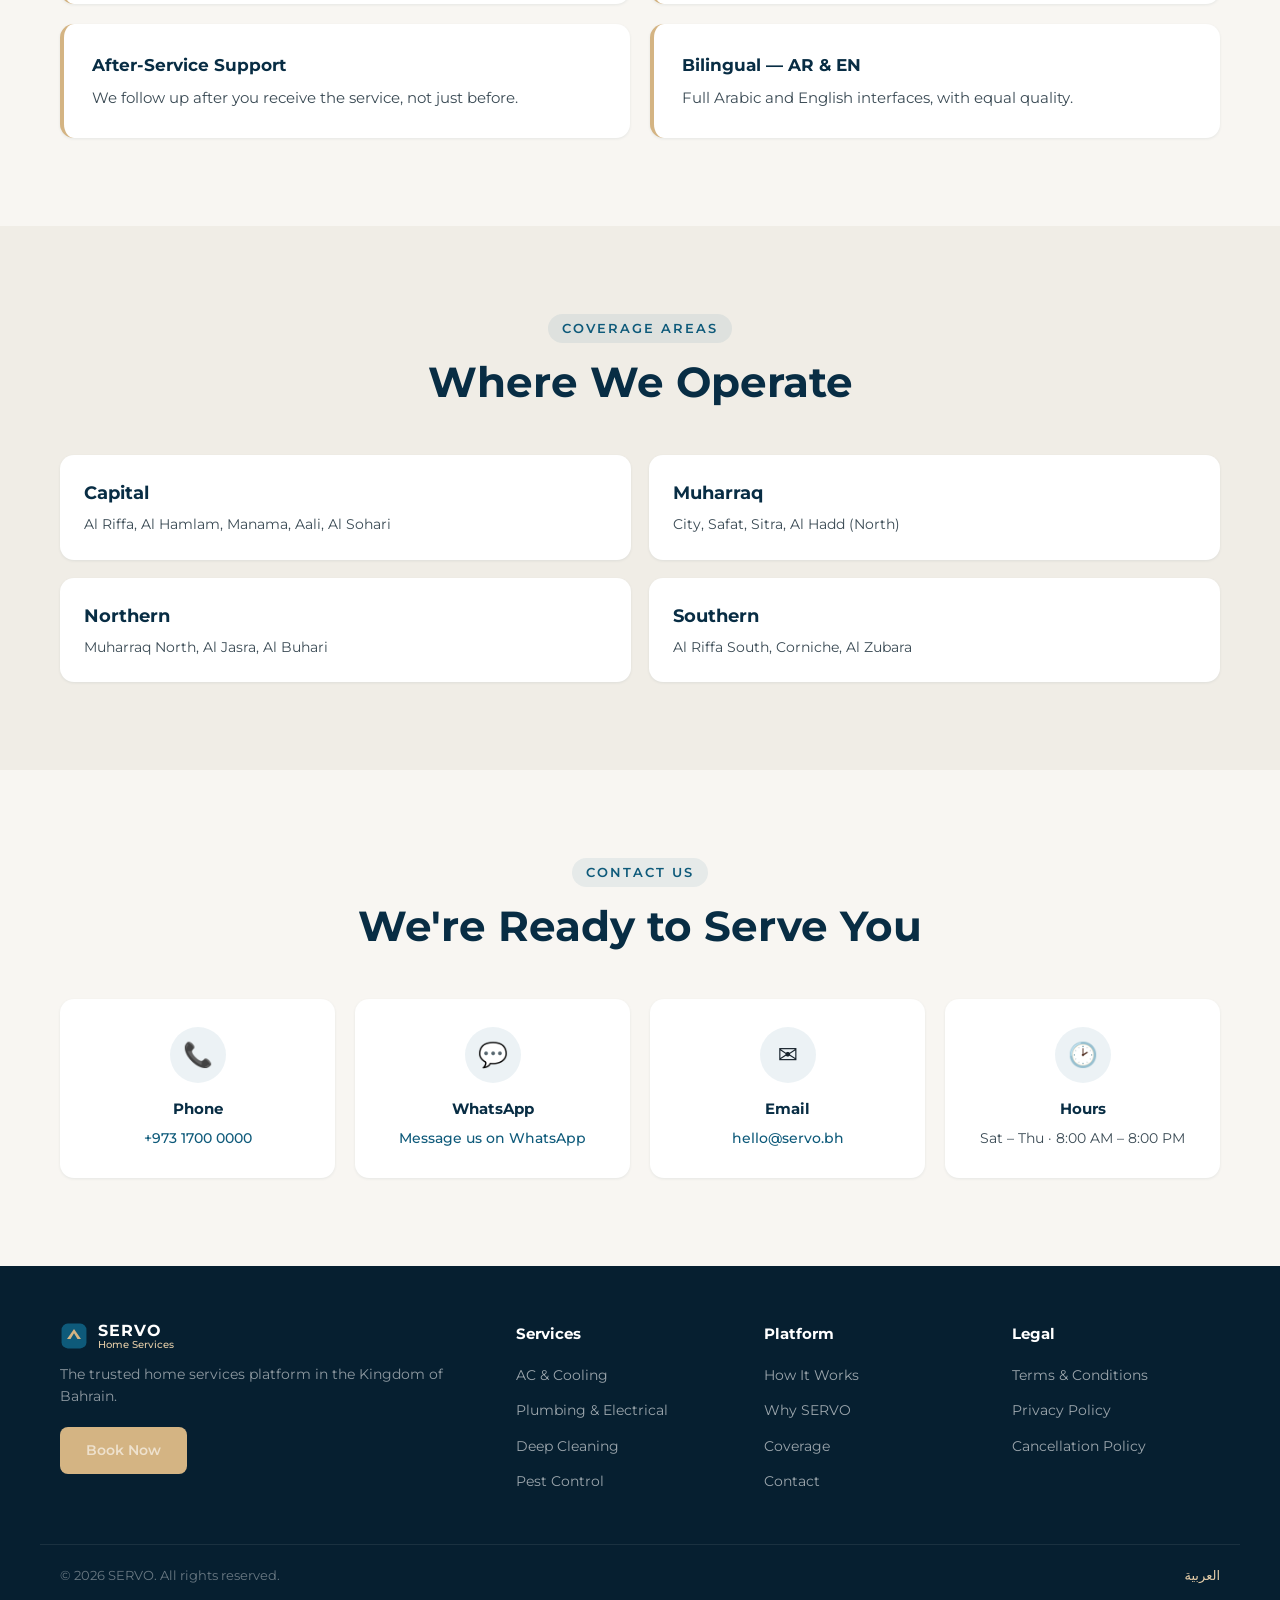
<file: en.html>
<!DOCTYPE html>
<html lang="en" dir="ltr">
<head>
  <meta charset="UTF-8" />
  <meta name="viewport" content="width=device-width, initial-scale=1.0" />
  <title>SERVO | Premium Home Services — Bahrain</title>
  <meta name="description" content="SERVO — a premium home services platform in Bahrain. AC, plumbing, electrical, cleaning, pest control, and more. Book now and get reliable, on-time service." />
  <link rel="preconnect" href="https://fonts.googleapis.com" />
  <link rel="preconnect" href="https://fonts.gstatic.com" crossorigin />
  <link href="https://fonts.googleapis.com/css2?family=Cairo:wght@400;500;600;700;800&family=Montserrat:wght@400;500;600;700&display=swap" rel="stylesheet" />
  <link rel="stylesheet" href="css/main.css" />
</head>
<body class="page-en">

  <!-- ===== TOP NAV ===== -->
  <header class="site-header" id="siteHeader">
    <nav class="nav container">
      <a href="#" class="brand" aria-label="SERVO Home">
        <span class="brand-mark">
          <svg width="36" height="36" viewBox="0 0 36 36" fill="none" xmlns="http://www.w3.org/2000/svg" aria-hidden="true">
            <rect x="2" y="2" width="32" height="32" rx="8" fill="#082D44"/>
            <path d="M18 9 L27 22 H22.5 L18 14.5 L13.5 22 H9 L18 9 Z" fill="#D4B483"/>
            <rect x="12" y="23.5" width="12" height="2.5" rx="1.25" fill="#0E5A7A"/>
            <rect x="9" y="27" width="18" height="1.5" rx="0.75" fill="#F8F6F2" opacity="0.35"/>
          </svg>
        </span>
        <span class="brand-text">
          <strong>SERVO</strong>
          <small>Home Services</small>
        </span>
      </a>
      <button class="nav-toggle" id="navToggle" aria-label="Toggle menu" aria-expanded="false">
        <span></span><span></span><span></span>
      </button>
      <div class="nav-links" id="navLinks">
        <a href="#services">Services</a>
        <a href="#how">How It Works</a>
        <a href="#why">Why SERVO</a>
        <a href="#areas">Coverage</a>
        <a href="#contact">Contact</a>
        <button class="lang-btn" id="arEnToggle" type="button">AR</button>
      </div>
      <a href="#booking" class="nav-cta">Book Now</a>
    </nav>
    <div class="nav-drawer" id="navDrawer">
      <a href="#services">Services</a>
      <a href="#how">How It Works</a>
      <a href="#why">Why SERVO</a>
      <a href="#areas">Coverage</a>
      <a href="#contact">Contact</a>
      <button class="lang-btn" type="button" onclick="location.href='index.html'">العربية</button>
    </div>
  </header>

  <main>

  <!-- ===== HERO ===== -->
  <section class="hero" id="top">
    <div class="hero-bg" aria-hidden="true"></div>
    <div class="container hero-inner">
      <div class="hero-copy">
        <span class="hero-eyebrow">Home Services Platform · Bahrain</span>
        <h1>Complete Home Services<br/><span class="grad">Built on Trust</span></h1>
        <p class="hero-sub">From AC and plumbing to cleaning and electrical — everything your home needs, in one place.</p>
        <div class="hero-actions">
          <a href="#booking" class="btn btn-primary btn-lg">Book Now</a>
          <a href="#services" class="btn btn-ghost btn-lg">Explore Services</a>
        </div>
        <ul class="hero-stats" aria-label="Quality indicators">
          <li><strong>9</strong><span>Service Categories</span></li>
          <li><strong>4</strong><span>Governorates</span></li>
          <li><strong>24/7</strong><span>Support</span></li>
        </ul>
      </div>

      <!-- Booking widget in hero -->
      <div class="hero-card" id="booking">
        <div class="hero-card-head">
          <h2>Book a Service</h2>
          <p>Fill in the details and we'll confirm within minutes.</p>
        </div>
        <form id="heroBookingForm" class="hero-form" novalidate>
          <div class="field">
            <label for="bkService">Service</label>
            <select id="bkService" required>
              <option value="" disabled selected>Select a service</option>
              <option value="ac">AC &amp; Cooling</option>
              <option value="plumbing">Plumbing</option>
              <option value="electrical">Electrical</option>
              <option value="cleaning">Home Cleaning</option>
              <option value="pest">Pest Control</option>
              <option value="carpentry">Carpentry &amp; Aluminium</option>
              <option value="painting">Painting &amp; Finishing</option>
              <option value="moving">Moving &amp; Installation</option>
              <option value="specialized">Specialized Services</option>
            </select>
          </div>
          <div class="field">
            <label for="bkArea">Governorate</label>
            <select id="bkArea" required>
              <option value="" disabled selected>Select a governorate</option>
              <option value="capital">Capital</option>
              <option value="muharraq">Muharraq</option>
              <option value="northern">Northern</option>
              <option value="southern">Southern</option>
            </select>
          </div>
          <div class="field">
            <label for="bkDate">Date</label>
            <input type="date" id="bkDate" required />
          </div>
          <div class="field">
            <label for="bkPhone">Phone (+973)</label>
            <input type="tel" id="bkPhone" inputmode="numeric" maxlength="8" placeholder="12345678" required pattern="\d{8}" />
          </div>
          <div class="field">
            <label for="bkNotes">Notes (optional)</label>
            <textarea id="bkNotes" rows="2" placeholder="Brief description of the issue or service needed"></textarea>
          </div>
          <button type="submit" class="btn btn-primary btn-block" id="bkSubmit">Submit Request</button>
          <p class="field-note">We will confirm your request by phone or WhatsApp. Data is used for verification only.</p>
        </form>
      </div>
    </div>
  </section>

  <!-- ===== TRUST STRIP ===== -->
  <section class="trust" aria-label="Why trust us">
    <div class="container trust-grid">
      <div class="trust-item">
        <span class="trust-icon">✓</span>
        <h3>Confirmation Before Start</h3>
        <p>Every request is verified by phone before service begins.</p>
      </div>
      <div class="trust-item">
        <span class="trust-icon">⏱</span>
        <h3>On-Time Arrival</h3>
        <p>We commit to a specific time window with live tracking.</p>
      </div>
      <div class="trust-item">
        <span class="trust-icon">🛡</span>
        <h3>Service Guarantee</h3>
        <p>Our work is covered by a quality warranty.</p>
      </div>
      <div class="trust-item">
        <span class="trust-icon">💬</span>
        <h3>24/7 Support</h3>
        <p>Our support team is available around the clock.</p>
      </div>
    </div>
  </section>

  <!-- ===== SERVICES ===== -->
  <section class="section" id="services">
    <div class="container">
      <div class="sec-head">
        <span class="sec-eyebrow">Our Services</span>
        <h2>Everything Your Home Needs</h2>
        <p>Nine core service categories covering maintenance, cleaning, and finishing.</p>
      </div>
      <div class="services-grid">
        <article class="svc-card" data-svc="ac">
          <div class="svc-ico" aria-hidden="true">❄</div>
          <h3>AC &amp; Cooling</h3>
          <p>Repair, deep clean, leak detection, refrigerant top-up, and new unit installation.</p>
          <a href="#booking" class="svc-link" data-svc="ac">Book this service</a>
        </article>
        <article class="svc-card" data-svc="plumbing">
          <div class="svc-ico" aria-hidden="true">🔧</div>
          <h3>Plumbing</h3>
          <p>Leak repair, clog clearing, faucet and tank installation, and drain inspection.</p>
          <a href="#booking" class="svc-link" data-svc="plumbing">Book this service</a>
        </article>
        <article class="svc-card" data-svc="electrical">
          <div class="svc-ico" aria-hidden="true">⚡</div>
          <h3>Electrical</h3>
          <p>Repairs, panel setup, electrical load, lighting, and fault diagnosis.</p>
          <a href="#booking" class="svc-link" data-svc="electrical">Book this service</a>
        </article>
        <article class="svc-card" data-svc="cleaning">
          <div class="svc-ico" aria-hidden="true">🧹</div>
          <h3>Home Cleaning</h3>
          <p>Full home clean, deep clean, post-construction, and carpet &amp; upholstery wash.</p>
          <a href="#booking" class="svc-link" data-svc="cleaning">Book this service</a>
        </article>
        <article class="svc-card" data-svc="pest">
          <div class="svc-ico" aria-hidden="true">🛡</div>
          <h3>Pest Control</h3>
          <p>Safe pesticide treatment, preventive spraying, and rodent control.</p>
          <a href="#booking" class="svc-link" data-svc="pest">Book this service</a>
        </article>
        <article class="svc-card" data-svc="carpentry">
          <div class="svc-ico" aria-hidden="true">🪚</div>
          <h3>Carpentry &amp; Aluminium</h3>
          <p>Door &amp; window repair, aluminium fitting, woodwork and finishing.</p>
          <a href="#booking" class="svc-link" data-svc="carpentry">Book this service</a>
        </article>
        <article class="svc-card" data-svc="painting">
          <div class="svc-ico" aria-hidden="true">🎨</div>
          <h3>Painting &amp; Finishing</h3>
          <p>Interior and exterior painting, plastering, tiling, and finishing repairs.</p>
          <a href="#booking" class="svc-link" data-svc="painting">Book this service</a>
        </article>
        <article class="svc-card" data-svc="moving">
          <div class="svc-ico" aria-hidden="true">📦</div>
          <h3>Moving &amp; Installation</h3>
          <p>Furniture moving, appliance installation, and careful wrapping &amp; securing.</p>
          <a href="#booking" class="svc-link" data-svc="moving">Book this service</a>
        </article>
        <article class="svc-card" data-svc="specialized">
          <div class="svc-ico" aria-hidden="true">✦</div>
          <h3>Specialized Services</h3>
          <p>Custom services on demand — consultation, advanced maintenance, and projects.</p>
          <a href="#booking" class="svc-link" data-svc="specialized">Book this service</a>
        </article>
      </div>
    </div>
  </section>

  <!-- ===== HOW IT WORKS ===== -->
  <section class="section section-alt" id="how">
    <div class="container">
      <div class="sec-head">
        <span class="sec-eyebrow">How It Works</span>
        <h2>Four Simple Steps</h2>
      </div>
      <ol class="steps">
        <li class="step">
          <span class="step-num">1</span>
          <h3>Pick a Service</h3>
          <p>Choose the service type, governorate, and area.</p>
        </li>
        <li class="step">
          <span class="step-num">2</span>
          <h3>Set a Time</h3>
          <p>Select a date and the time window that suits you.</p>
        </li>
        <li class="step">
          <span class="step-num">3</span>
          <h3>Confirm Your Request</h3>
          <p>We reach out by phone or WhatsApp to confirm the details.</p>
        </li>
        <li class="step">
          <span class="step-num">4</span>
          <h3>Receive the Service</h3>
          <p>A qualified technician arrives on time with a quality guarantee.</p>
        </li>
      </ol>
    </div>
  </section>

  <!-- ===== WHY ===== -->
  <section class="section" id="why">
    <div class="container">
      <div class="sec-head">
        <span class="sec-eyebrow">Why SERVO</span>
        <h2>Trust, Quality, Speed</h2>
        <p>SERVO is built to be a reliable home services platform in Bahrain — no false advertising.</p>
      </div>
      <div class="why-grid">
        <div class="why-item">
          <h3>Full Transparency</h3>
          <p>Clear pricing, request status tracking, and confirmation before any commitment.</p>
        </div>
        <div class="why-item">
          <h3>Widespread Coverage</h3>
          <p>Capital, Muharraq, Northern, and Southern — wherever you are.</p>
        </div>
        <div class="why-item">
          <h3>After-Service Support</h3>
          <p>We follow up after you receive the service, not just before.</p>
        </div>
        <div class="why-item">
          <h3>Bilingual — AR &amp; EN</h3>
          <p>Full Arabic and English interfaces, with equal quality.</p>
        </div>
      </div>
    </div>
  </section>

  <!-- ===== AREAS ===== -->
  <section class="section section-alt" id="areas">
    <div class="container">
      <div class="sec-head">
        <span class="sec-eyebrow">Coverage Areas</span>
        <h2>Where We Operate</h2>
      </div>
      <div class="areas-grid">
        <div class="area"><h3>Capital</h3><p>Al Riffa, Al Hamlam, Manama, Aali, Al Sohari</p></div>
        <div class="area"><h3>Muharraq</h3><p>City, Safat, Sitra, Al Hadd (North)</p></div>
        <div class="area"><h3>Northern</h3><p>Muharraq North, Al Jasra, Al Buhari</p></div>
        <div class="area"><h3>Southern</h3><p>Al Riffa South, Corniche, Al Zubara</p></div>
      </div>
    </div>
  </section>

  <!-- ===== CONTACT ===== -->
  <section class="section" id="contact">
    <div class="container contact">
      <div class="sec-head sec-center">
        <span class="sec-eyebrow">Contact Us</span>
        <h2>We're Ready to Serve You</h2>
      </div>
      <div class="contact-grid">
        <div class="contact-item">
          <span class="c-ico">📞</span>
          <h3>Phone</h3>
          <p><a href="tel:+973-1700-0000" dir="ltr">+973 1700 0000</a></p>
        </div>
        <div class="contact-item">
          <span class="c-ico">💬</span>
          <h3>WhatsApp</h3>
          <p><a href="https://wa.me/97317000000" target="_blank" rel="noopener">Message us on WhatsApp</a></p>
        </div>
        <div class="contact-item">
          <span class="c-ico">✉</span>
          <h3>Email</h3>
          <p><a href="mailto:hello@servo.bh">hello@servo.bh</a></p>
        </div>
        <div class="contact-item">
          <span class="c-ico">🕑</span>
          <h3>Hours</h3>
          <p>Sat – Thu · 8:00 AM – 8:00 PM</p>
        </div>
      </div>
    </div>
  </section>

  </main>

  <!-- ===== FOOTER ===== -->
  <footer class="site-footer">
    <div class="container footer-grid">
      <div class="f-col f-brand">
        <div class="brand brand-sm">
          <span class="brand-mark">
            <svg width="28" height="28" viewBox="0 0 36 36" fill="none" xmlns="http://www.w3.org/2000/svg" aria-hidden="true">
              <rect x="2" y="2" width="32" height="32" rx="8" fill="#0E5A7A"/>
              <path d="M18 9 L27 22 H22.5 L18 14.5 L13.5 22 H9 L18 9 Z" fill="#D4B483"/>
            </svg>
          </span>
          <span class="brand-text"><strong>SERVO</strong><small>Home Services</small></span>
        </div>
        <p class="f-tag">The trusted home services platform in the Kingdom of Bahrain.</p>
        <div class="f-cta"><a href="#booking" class="btn btn-primary">Book Now</a></div>
      </div>
      <div class="f-col">
        <h4>Services</h4>
        <ul>
          <li><a href="#services">AC &amp; Cooling</a></li>
          <li><a href="#services">Plumbing &amp; Electrical</a></li>
          <li><a href="#services">Deep Cleaning</a></li>
          <li><a href="#services">Pest Control</a></li>
        </ul>
      </div>
      <div class="f-col">
        <h4>Platform</h4>
        <ul>
          <li><a href="#how">How It Works</a></li>
          <li><a href="#why">Why SERVO</a></li>
          <li><a href="#areas">Coverage</a></li>
          <li><a href="#contact">Contact</a></li>
        </ul>
      </div>
      <div class="f-col">
        <h4>Legal</h4>
        <ul>
          <li><a href="#">Terms &amp; Conditions</a></li>
          <li><a href="#">Privacy Policy</a></li>
          <li><a href="#">Cancellation Policy</a></li>
        </ul>
      </div>
    </div>
    <div class="f-bottom container">
      <p>© 2026 SERVO. All rights reserved.</p>
      <p class="f-en"><a href="index.html">العربية</a></p>
    </div>
  </footer>

  <script src="js/main.js"></script>
</body>
</html>
</file>
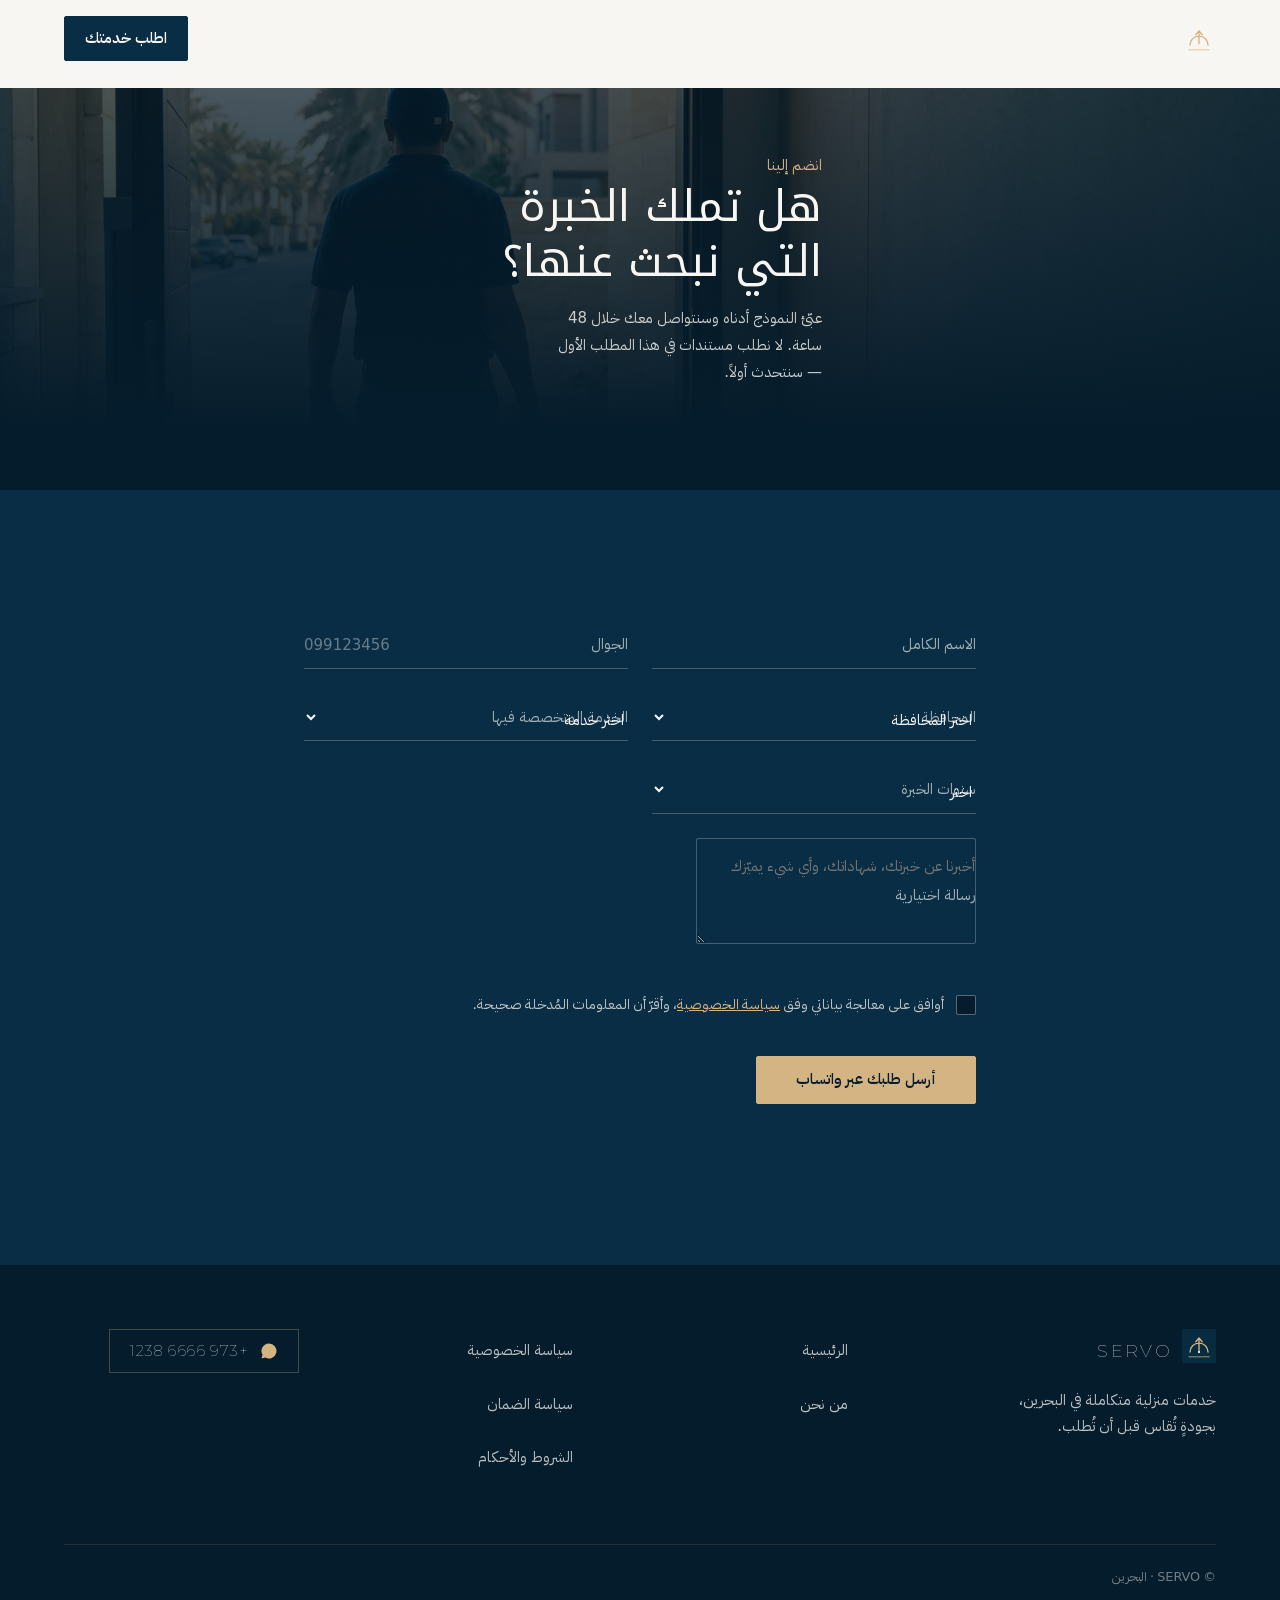
<file: join.html>
<!DOCTYPE html>
<html lang="ar" dir="rtl">
<head>
  <meta charset="utf-8">
  <meta name="viewport" content="width=device-width, initial-scale=1">
  <title>انضم إلينا — سيرفو</title>
  <meta name="description" content="هل لديك خبرة في خدمات منزلية؟ انضم إلى فريق سيرفو. عبّئ النموذج وسنتواصل معك.">
  <meta name="theme-color" content="#082D44">
  <link rel="icon" href="icons/favicon.svg" type="image/svg+xml">
  <link rel="apple-touch-icon" href="icons/favicon-180.png">
  <link rel="manifest" href="manifest.json">
  <link rel="preload" as="font" href="assets/fonts/noto-kufi-arabic-600-arabic.woff2" crossorigin>
  <link rel="preload" as="font" href="assets/fonts/ibm-plex-sans-arabic-400-arabic.woff2" crossorigin>
  <link rel="preload" as="image" href="assets/img/gen/join-960.webp" fetchpriority="high">
  <link rel="stylesheet" href="css/fonts.css">
  <link rel="stylesheet" href="css/base.css">
  <link rel="stylesheet" href="css/layout.css">
  <link rel="stylesheet" href="css/components.css">
  <link rel="stylesheet" href="css/icons.css">
  <script src="js/config.js"></script>
  <script src="js/icons.js"></script>
</head>
<body class="page-join">
  <a class="skip" href="#main">تخطَّ إلى المحتوى</a>

  <header class="topbar" id="topbar">
    <div class="topbar__inner container">
      <a class="topbar__brand" href="#/">
        <span class="topbar__mark" aria-hidden="true">
          <svg width="34" height="34" viewBox="0 0 64 64" fill="none"><rect width="64" height="64" fill="currentColor" class="mark-bg"/><path d="M15 43.5 A17 17 0 0 1 49 43.5" stroke="#D4B483" stroke-width="2.5" stroke-linecap="round"/><line x1="32" y1="43.5" x2="32" y2="18" stroke="#D4B483" stroke-width="2.5" stroke-linecap="round"/><path d="M26 24 L32 17 L38 24" stroke="#D4B483" stroke-width="2.5" stroke-linecap="round" stroke-linejoin="round"/><circle cx="32" cy="43.5" r="2" fill="#F8F6F2"/><rect x="12" y="51" width="40" height="2.5" fill="#D4B483" opacity=".55"/></svg>
        </span>
        <span class="topbar__wordmark">SERVO</span>
      </a>
      <nav class="topbar__nav" aria-label="التنقل الرئيسي">
        <a href="#/">الخدمات</a>
        <a href="#about-link" data-route="about">من نحن</a>
        <a href="#join-link" data-route="join" aria-current="page">انضم إلينا</a>
      </nav>
      <a href="#request" class="btn btn--primary topbar__cta">اطلب خدمتك</a>
      <button class="topbar__burger" id="burger" aria-label="فتح القائمة" aria-expanded="false"><span></span><span></span></button>
    </div>
  </header>

  <nav class="mobile-nav" id="mobileNav" aria-label="قائمة الجوال" hidden>
    <div class="mobile-nav__panel">
      <a href="#/">الخدمات</a>
      <a href="#about-link" data-route="about">من نحن</a>
      <a href="#join-link" data-route="join">انضم إلينا</a>
      <a href="#privacy-link" data-route="privacy">سياسة الخصوصية</a>
      <a href="#warranty-link" data-route="warranty">سياسة الضمان</a>
      <a href="#terms-link" data-route="terms">الشروط والأحكام</a>
      <a href="#/" class="btn btn--primary" data-close>اطلب خدمتك</a>
    </div>
  </nav>

  <main id="main" class="page">
    <section class="join-hero" style="position:relative;overflow:hidden;background:var(--navy-deep);color:var(--cream)">
      <img src="assets/img/gen/join-960.webp"
           srcset="assets/img/gen/join-480.webp 480w, assets/img/gen/join-960.webp 960w, assets/img/gen/join-1600.webp 1600w"
           sizes="100vw"
           alt="فني يقف عند باب فيلا"
           width="960" height="544" fetchpriority="high" decoding="async"
           style="position:absolute;inset:0;width:100%;height:100%;object-fit:cover;opacity:.55">
      <div style="position:absolute;inset:0;background:linear-gradient(to top,var(--navy-deep) 15%, rgba(5,28,44,.5) 100%)"></div>
      <div class="container page-hero__body" style="position:relative;z-index:1;padding-block:var(--s-8) var(--s-13)">
        <p class="kicker" style="color:var(--gold)">انضم إلينا</p>
        <h1 style="color:var(--cream);font-size:var(--step-5);max-width:22ch">هل تملك الخبرة التي نبحث عنها؟</h1>
        <p style="max-width:40ch;margin-top:var(--s-2);color:rgba(248,246,242,.8)">عبّئ النموذج أدناه وسنتواصل معك خلال 48 ساعة. لا نطلب مستندات في هذا المطلب الأول — سنتحدث أولاً.</p>
      </div>
    </section>

    <div class="join-form-wrap">
      <div class="container" style="padding-block:var(--s-8);max-width:42rem">
        <form id="joinForm" class="join-grid" novalidate>
          <div class="field" data-field="name">
            <label for="j-name">الاسم الكامل</label>
            <input id="j-name" name="name" type="text" required autocomplete="name">
            <p class="field-error">اكتب اسمك</p>
          </div>
          <div class="field" data-field="phone">
            <label for="j-phone">الجوال</label>
            <input id="j-phone" name="phone" type="tel" required inputmode="tel" autocomplete="tel" placeholder="099123456">
            <p class="field-error">اكتب رقم جوال صحيح (8–15 رقماً)</p>
          </div>
          <div class="field" data-field="governorate">
            <label for="j-gov">المحافظة</label>
            <select id="j-gov" name="governorate" required>
              <option value="" disabled selected>اختر المحافظة</option>
              <option>العاصمة</option><option>المحرق</option><option>الشمالية</option><option>الجنوبية</option>
            </select>
            <p class="field-error">حدّد المحافظة</p>
          </div>
          <div class="field" data-field="service">
            <label for="j-service">الخدمة المتخصصة فيها</label>
            <select id="j-service" name="service" required>
              <option value="" disabled selected>اختر خدمة</option>
              <option value="ac">تكييف وتبريد</option>
              <option value="plumbing">سباكة</option>
              <option value="electrical">كهرباء</option>
              <option value="cleaning">تنظيف</option>
              <option value="pest">مكافحة حشرات</option>
              <option value="carpentry">نجارة</option>
              <option value="painting">دهان</option>
              <option value="moving">نقل وتركيب</option>
              <option value="specialized">أخرى</option>
            </select>
            <p class="field-error">اختر الخدمة</p>
          </div>
          <div class="field" data-field="experience">
            <label for="j-exp">سنوات الخبرة</label>
            <select id="j-exp" name="experience" required>
              <option value="" disabled selected>اختر</option>
              <option value="أقل من سنة">أقل من سنة</option>
              <option value="1-3 سنوات">1–3 سنوات</option>
              <option value="3-5 سنوات">3–5 سنوات</option>
              <option value="5-10 سنوات">5–10 سنوات</option>
              <option value="أكثر من 10 سنوات">أكثر من 10 سنوات</option>
            </select>
            <p class="field-error">حدّد الخبرة</p>
          </div>
          <div class="field field--wide" data-field="msg">
            <label for="j-msg">رسالة اختيارية</label>
            <textarea id="j-msg" name="message" rows="3" placeholder="أخبرنا عن خبرتك، شهاداتك، وأي شيء يميّزك"></textarea>
          </div>
          <div class="join-agree check">
            <input id="j-agree" type="checkbox" required>
            <span>أوافق على معالجة بياناتي وفق <a href="#privacy-link" data-route="privacy" style="color:var(--gold);text-decoration:underline">سياسة الخصوصية</a>، وأقرّ أن المعلومات المُدخلة صحيحة.</span>
          </div>
          <div class="join-submit">
            <button type="submit" class="btn btn--primary req-foot__btn" style="background:var(--gold);color:var(--navy-deep);border-color:var(--gold)">
              <span class="req-foot__label">أرسل طلبك عبر واتساب</span>
              <span class="req-foot__dots" aria-hidden="true"><i></i><i></i></span>
            </button>
            <p class="join-hint" id="joinHint" role="status" aria-live="polite"></p>
          </div>
        </form>
      </div>
    </div>
  </main>

  <footer class="footer">
    <div class="container footer__grid">
      <div class="footer__brand">
        <a class="footer__logo" href="#/"><span style="color:var(--cream)" aria-hidden="true">
          <svg width="34" height="34" viewBox="0 0 64 64" fill="none"><rect width="64" height="64" fill="#0E5A7A" opacity=".25"/><path d="M15 43.5 A17 17 0 0 1 49 43.5" stroke="#D4B483" stroke-width="2.5" stroke-linecap="round"/><line x1="32" y1="43.5" x2="32" y2="18" stroke="#D4B483" stroke-width="2.5" stroke-linecap="round"/><path d="M26 24 L32 17 L38 24" stroke="#D4B483" stroke-width="2.5" stroke-linecap="round" stroke-linejoin="round"/><circle cx="32" cy="43.5" r="2" fill="#F8F6F2"/><rect x="12" y="51" width="40" height="2.5" fill="#D4B483" opacity=".55"/></svg>
        </span><span>SERVO</span></a>
        <p class="footer__tagline">خدمات منزلية متكاملة في البحرين، بجودةٍ تُقاس قبل أن تُطلب.</p>
      </div>
      <nav class="footer__col"><a href="#/">الرئيسية</a><a href="#about-link" data-route="about">من نحن</a></nav>
      <nav class="footer__col"><a href="#privacy-link" data-route="privacy">سياسة الخصوصية</a><a href="#warranty-link" data-route="warranty">سياسة الضمان</a><a href="#terms-link" data-route="terms">الشروط والأحكام</a></nav>
      <div class="footer__col footer__col--contact">
        <a class="footer__wa" href="https://wa.me/97366661238" target="_blank" rel="noopener"><span class="footer__wa-icon">
          <svg viewBox="0 0 24 24" width="18" height="18"><path fill="currentColor" d="M12 2a10 10 0 0 0-8.6 15.1L2 22l5-1.3A10 10 0 1 0 12 2Z"/></svg>
        </span><span class="num">+973 6666 1238</span></a>
      </div>
    </div>
    <div class="footer__bar container"><p>© SERVO · البحرين</p></div>
  </footer>

  <script src="js/main.js"></script>
</body>
</html>
</file>
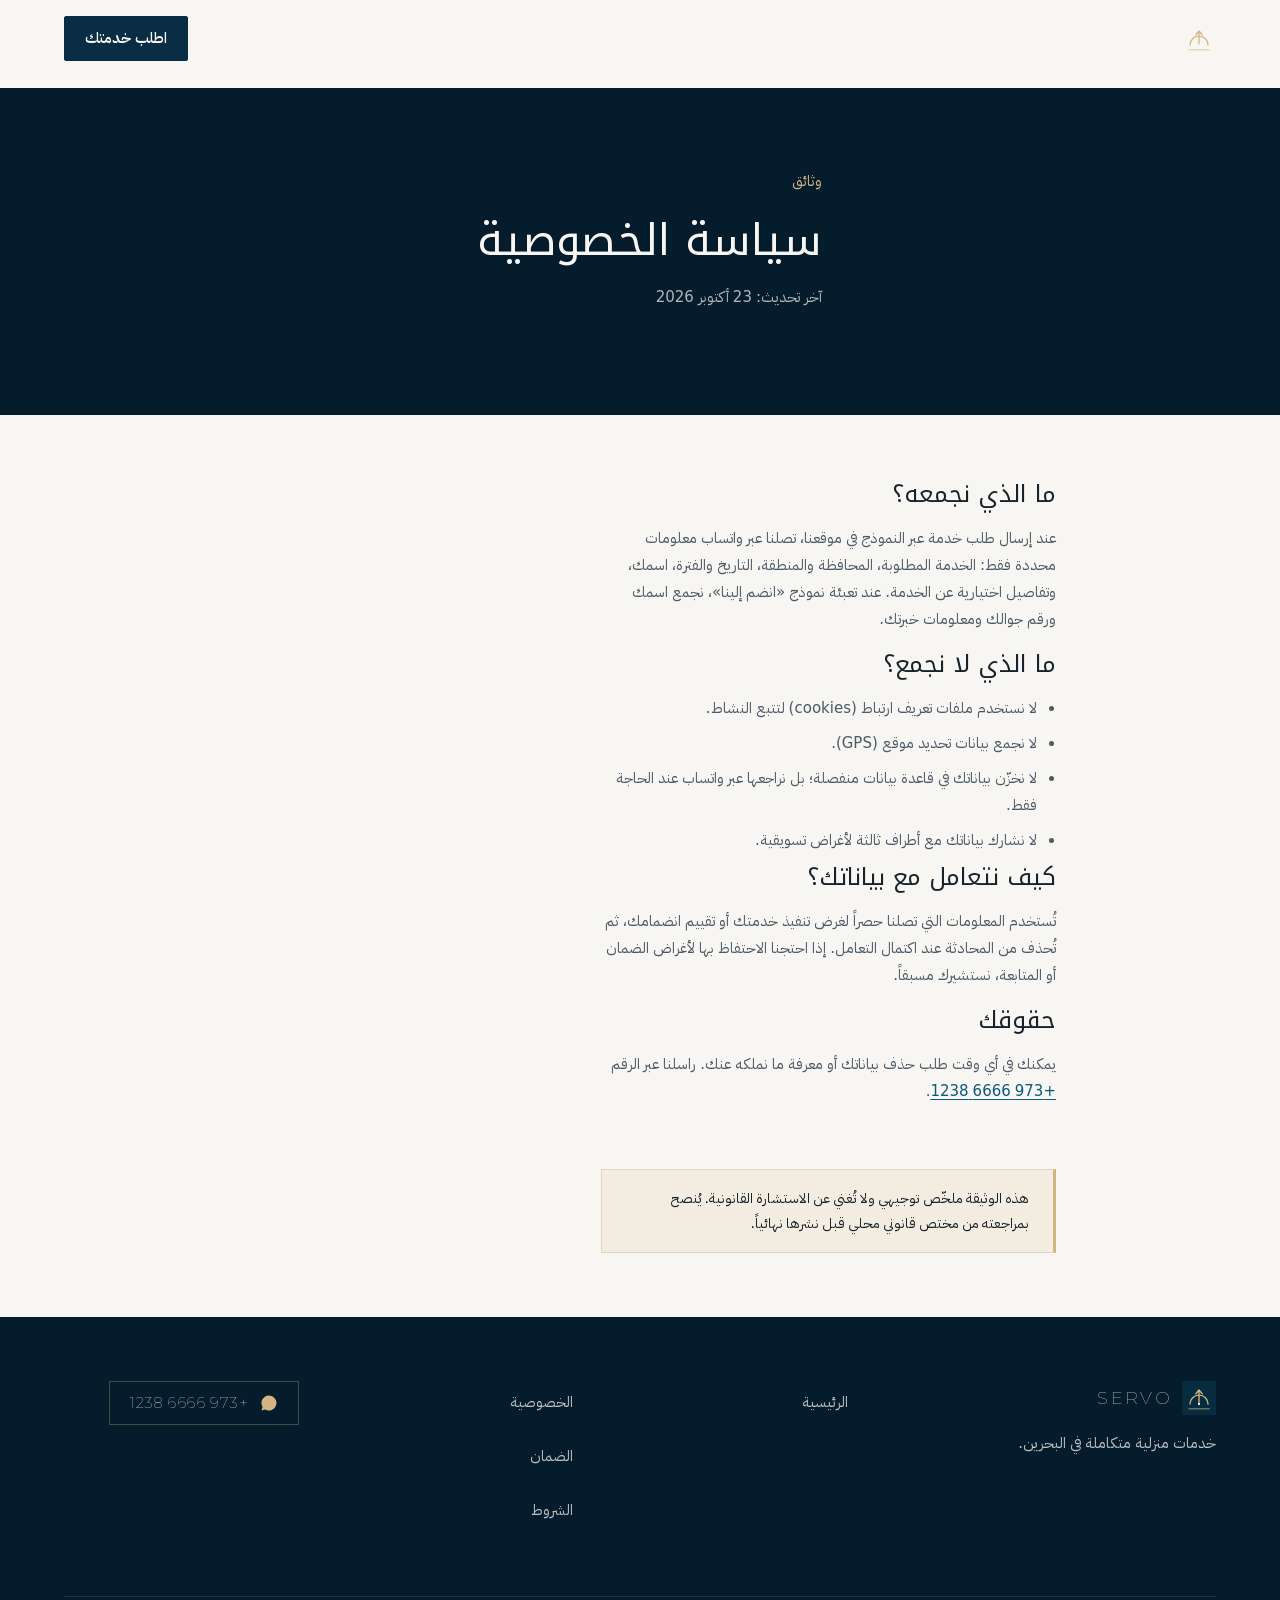
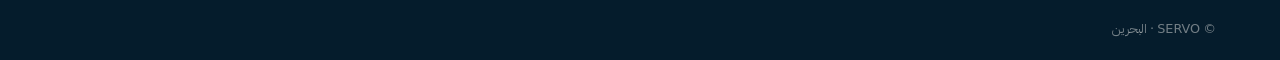
<file: privacy.html>
<!DOCTYPE html>
<html lang="ar" dir="rtl">
<head>
  <meta charset="utf-8">
  <meta name="viewport" content="width=device-width, initial-scale=1">
  <title>سياسة الخصوصية — سيرفو</title>
  <meta name="description" content="سياسة خصوصية سيرفو. ماذا نجمع، وماذا لا نجمع، وكيف نتعامل مع بياناتك.">
  <meta name="theme-color" content="#082D44">
  <link rel="icon" href="icons/favicon.svg" type="image/svg+xml">
  <link rel="apple-touch-icon" href="icons/favicon-180.png">
  <link rel="manifest" href="manifest.json">
  <link rel="stylesheet" href="css/fonts.css">
  <link rel="stylesheet" href="css/base.css">
  <link rel="stylesheet" href="css/layout.css">
  <link rel="stylesheet" href="css/components.css">
  <link rel="stylesheet" href="css/icons.css">
</head>
<body class="page-legal">
  <a class="skip" href="#main">تخطَّ إلى المحتوى</a>
  <header class="topbar" id="topbar">
    <div class="topbar__inner container">
      <a class="topbar__brand" href="#/">
        <span class="topbar__mark" aria-hidden="true"><svg width="34" height="34" viewBox="0 0 64 64" fill="none"><rect width="64" height="64" fill="currentColor"/><path d="M15 43.5 A17 17 0 0 1 49 43.5" stroke="#D4B483" stroke-width="2.5" stroke-linecap="round"/><line x1="32" y1="43.5" x2="32" y2="18" stroke="#D4B483" stroke-width="2.5" stroke-linecap="round"/><path d="M26 24 L32 17 L38 24" stroke="#D4B483" stroke-width="2.5" stroke-linecap="round" stroke-linejoin="round"/><circle cx="32" cy="43.5" r="2" fill="#F8F6F2"/><rect x="12" y="51" width="40" height="2.5" fill="#D4B483" opacity=".55"/></svg></span>
        <span class="topbar__wordmark">SERVO</span>
      </a>
      <nav class="topbar__nav" aria-label="التنقل"><a href="#/">الخدمات</a><a href="#about-link" data-route="about">من نحن</a><a href="#join-link" data-route="join">انضم إلينا</a></nav>
      <a href="#/" class="btn btn--primary topbar__cta">اطلب خدمتك</a>
      <button class="topbar__burger" id="burger" aria-label="فتح القائمة" aria-expanded="false"><span></span><span></span></button>
    </div>
  </header>
  <nav class="mobile-nav" id="mobileNav" aria-label="قائمة الجوال" hidden>
    <div class="mobile-nav__panel">
      <a href="#/">الرئيسية</a><a href="#about-link" data-route="about">من نحن</a><a href="#join-link" data-route="join">انضم إلينا</a>
      <a href="#privacy-link" data-route="privacy">سياسة الخصوصية</a><a href="#warranty-link" data-route="warranty">سياسة الضمان</a><a href="#terms-link" data-route="terms">الشروط والأحكام</a>
      <a href="#/" class="btn btn--primary" data-close>اطلب خدمتك</a>
    </div>
  </nav>

  <main id="main" class="page">
    <div class="page-hero">
      <div class="page-hero__body container">
        <p class="kicker" style="color:var(--gold)">وثائق</p>
        <h1 style="color:var(--cream)" class="gold-rule-title"><span class="gline"></span>سياسة الخصوصية</h1>
        <p style="color:rgba(248,246,242,.7)">آخر تحديث: 23 أكتوبر 2026</p>
      </div>
    </div>

    <div class="container page-body" style="max-width:52rem">
      <h2>ما الذي نجمعه؟</h2>
      <p>عند إرسال طلب خدمة عبر النموذج في موقعنا، تصلنا عبر واتساب معلومات محددة فقط: الخدمة المطلوبة، المحافظة والمنطقة، التاريخ والفترة، اسمك، وتفاصيل اختيارية عن الخدمة. عند تعبئة نموذج «انضم إلينا»، نجمع اسمك ورقم جوالك ومعلومات خبرتك.</p>

      <h2>ما الذي لا نجمع؟</h2>
      <ul>
        <li>لا نستخدم ملفات تعريف ارتباط (cookies) لتتبع النشاط.</li>
        <li>لا نجمع بيانات تحديد موقع (GPS).</li>
        <li>لا نخزّن بياناتك في قاعدة بيانات منفصلة؛ بل نراجعها عبر واتساب عند الحاجة فقط.</li>
        <li>لا نشارك بياناتك مع أطراف ثالثة لأغراض تسويقية.</li>
      </ul>

      <h2>كيف نتعامل مع بياناتك؟</h2>
      <p>تُستخدم المعلومات التي تصلنا حصراً لغرض تنفيذ خدمتك أو تقييم انضمامك، ثم تُحذف من المحادثة عند اكتمال التعامل. إذا احتجنا الاحتفاظ بها لأغراض الضمان أو المتابعة، نستشيرك مسبقاً.</p>

      <h2>حقوقك</h2>
      <p>يمكنك في أي وقت طلب حذف بياناتك أو معرفة ما نملكه عنك. راسلنا عبر الرقم <a href="https://wa.me/97366661238">+973 6666 1238</a>.</p>

      <div class="legal-note">
        هذه الوثيقة ملخّص توجيهي ولا تُغني عن الاستشارة القانونية. يُنصح بمراجعته من مختص قانوني محلي قبل نشرها نهائياً.
      </div>
    </div>
  </main>

  <footer class="footer">
    <div class="container footer__grid">
      <div class="footer__brand"><a class="footer__logo" href="#/"><span class="topbar__mark" style="color:var(--cream)"><svg width="34" height="34" viewBox="0 0 64 64" fill="none"><rect width="64" height="64" fill="#0E5A7A" opacity=".25"/><path d="M15 43.5 A17 17 0 0 1 49 43.5" stroke="#D4B483" stroke-width="2.5" stroke-linecap="round"/><line x1="32" y1="43.5" x2="32" y2="18" stroke="#D4B483" stroke-width="2.5" stroke-linecap="round"/><path d="M26 24 L32 17 L38 24" stroke="#D4B483" stroke-width="2.5" stroke-linecap="round" stroke-linejoin="round"/><circle cx="32" cy="43.5" r="2" fill="#F8F6F2"/><rect x="12" y="51" width="40" height="2.5" fill="#D4B483" opacity=".55"/></svg></span><span>SERVO</span></a><p class="footer__tagline">خدمات منزلية متكاملة في البحرين.</p></div>
      <nav class="footer__col"><a href="#/">الرئيسية</a></nav>
      <nav class="footer__col"><a href="#privacy-link" data-route="privacy">الخصوصية</a><a href="#warranty-link" data-route="warranty">الضمان</a><a href="#terms-link" data-route="terms">الشروط</a></nav>
      <div class="footer__col"><a class="footer__wa" href="https://wa.me/97366661238"><span class="footer__wa-icon"><svg viewBox="0 0 24 24" width="18" height="18"><path fill="currentColor" d="M12 2a10 10 0 0 0-8.6 15.1L2 22l5-1.3A10 10 0 1 0 12 2Z"/></svg></span><span class="num">+973 6666 1238</span></a></div>
    </div>
    <div class="footer__bar container"><p>© SERVO · البحرين</p></div>
  </footer>
  <script src="js/main.js"></script>
</body>
</html>
</file>
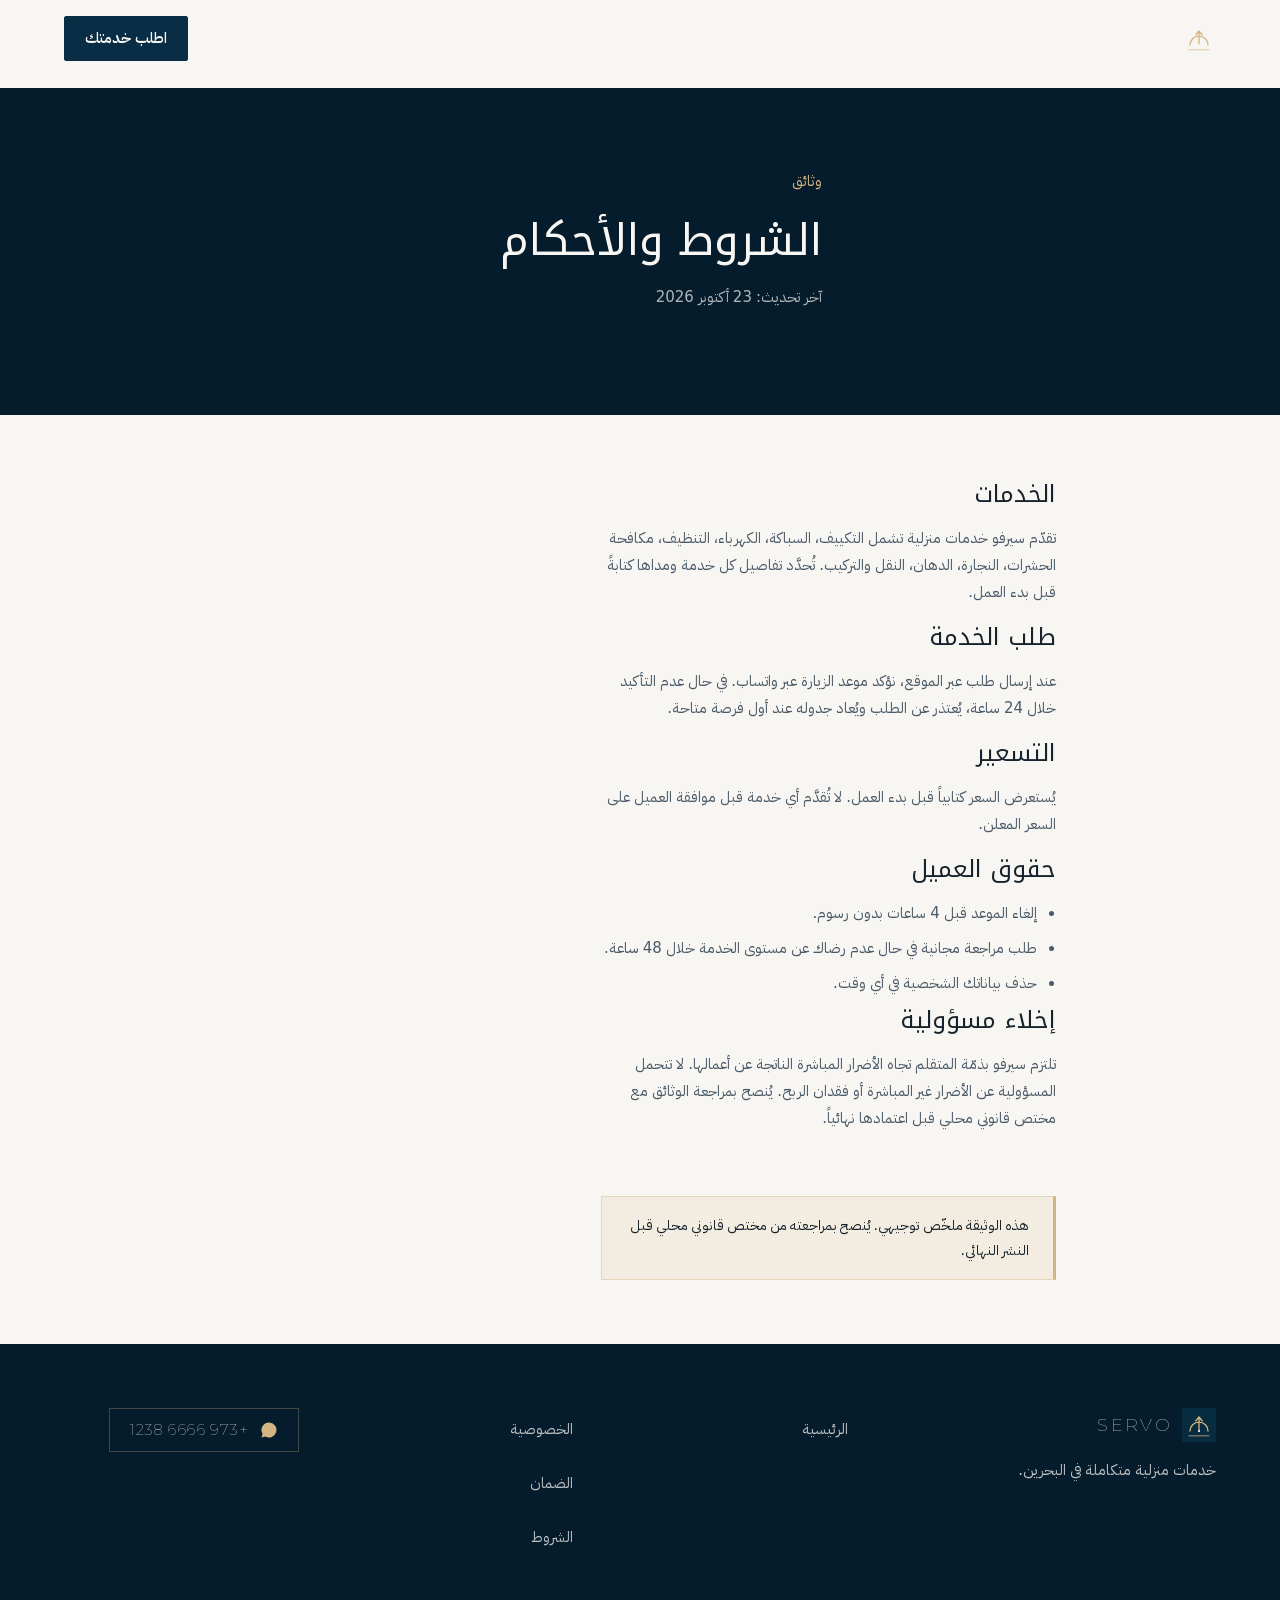
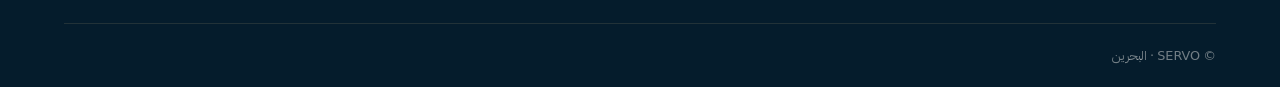
<file: terms.html>
<!DOCTYPE html>
<html lang="ar" dir="rtl">
<head>
  <meta charset="utf-8">
  <meta name="viewport" content="width=device-width, initial-scale=1">
  <title>الشروط والأحكام — سيرفو</title>
  <meta name="description" content="شروط استخدام خدمات سيرفو المنزلية في البحرين.">
  <meta name="theme-color" content="#082D44">
  <link rel="icon" href="icons/favicon.svg" type="image/svg+xml">
  <link rel="apple-touch-icon" href="icons/favicon-180.png">
  <link rel="manifest" href="manifest.json">
  <link rel="stylesheet" href="css/fonts.css">
  <link rel="stylesheet" href="css/base.css">
  <link rel="stylesheet" href="css/layout.css">
  <link rel="stylesheet" href="css/components.css">
  <link rel="stylesheet" href="css/icons.css">
</head>
<body class="page-legal">
  <a class="skip" href="#main">تخطَّ إلى المحتوى</a>
  <header class="topbar" id="topbar">
    <div class="topbar__inner container">
      <a class="topbar__brand" href="#/"><span class="topbar__mark" aria-hidden="true"><svg width="34" height="34" viewBox="0 0 64 64" fill="none"><rect width="64" height="64" fill="currentColor"/><path d="M15 43.5 A17 17 0 0 1 49 43.5" stroke="#D4B483" stroke-width="2.5" stroke-linecap="round"/><line x1="32" y1="43.5" x2="32" y2="18" stroke="#D4B483" stroke-width="2.5" stroke-linecap="round"/><path d="M26 24 L32 17 L38 24" stroke="#D4B483" stroke-width="2.5" stroke-linecap="round" stroke-linejoin="round"/><circle cx="32" cy="43.5" r="2" fill="#F8F6F2"/><rect x="12" y="51" width="40" height="2.5" fill="#D4B483" opacity=".55"/></svg></span><span class="topbar__wordmark">SERVO</span></a>
      <nav class="topbar__nav" aria-label="التنقل"><a href="#/">الخدمات</a><a href="#about-link" data-route="about">من نحن</a><a href="#join-link" data-route="join">انضم إلينا</a></nav>
      <a href="#/" class="btn btn--primary topbar__cta">اطلب خدمتك</a>
      <button class="topbar__burger" id="burger" aria-label="فتح القائمة" aria-expanded="false"><span></span><span></span></button>
    </div>
  </header>
  <nav class="mobile-nav" id="mobileNav" aria-label="قائمة الجوال" hidden>
    <div class="mobile-nav__panel">
      <a href="#/">الرئيسية</a><a href="#about-link" data-route="about">من نحن</a><a href="#join-link" data-route="join">انضم إلينا</a>
      <a href="#privacy-link" data-route="privacy">الخصوصية</a><a href="#warranty-link" data-route="warranty">الضمان</a><a href="#terms-link" data-route="terms">الشروط</a>
      <a href="#/" class="btn btn--primary" data-close>اطلب خدمتك</a>
    </div>
  </nav>

  <main id="main" class="page">
    <div class="page-hero">
      <div class="page-hero__body container">
        <p class="kicker" style="color:var(--gold)">وثائق</p>
        <h1 style="color:var(--cream)" class="gold-rule-title"><span class="gline"></span>الشروط والأحكام</h1>
        <p style="color:rgba(248,246,242,.7)">آخر تحديث: 23 أكتوبر 2026</p>
      </div>
    </div>

    <div class="container page-body" style="max-width:52rem">
      <h2>الخدمات</h2>
      <p>تقدّم سيرفو خدمات منزلية تشمل التكييف، السباكة، الكهرباء، التنظيف، مكافحة الحشرات، النجارة، الدهان، النقل والتركيب. تُحدَّد تفاصيل كل خدمة ومداها كتابةً قبل بدء العمل.</p>

      <h2>طلب الخدمة</h2>
      <p>عند إرسال طلب عبر الموقع، نؤكد موعد الزيارة عبر واتساب. في حال عدم التأكيد خلال 24 ساعة، يُعتذر عن الطلب ويُعاد جدوله عند أول فرصة متاحة.</p>

      <h2>التسعير</h2>
      <p>يُستعرض السعر كتابياً قبل بدء العمل. لا تُقدَّم أي خدمة قبل موافقة العميل على السعر المعلن.</p>

      <h2>حقوق العميل</h2>
      <ul>
        <li>إلغاء الموعد قبل 4 ساعات بدون رسوم.</li>
        <li>طلب مراجعة مجانية في حال عدم رضاك عن مستوى الخدمة خلال 48 ساعة.</li>
        <li>حذف بياناتك الشخصية في أي وقت.</li>
      </ul>

      <h2>إخلاء مسؤولية</h2>
      <p>تلتزم سيرفو بذمّة المتقلم تجاه الأضرار المباشرة الناتجة عن أعمالها. لا تتحمل المسؤولية عن الأضرار غير المباشرة أو فقدان الربح. يُنصح بمراجعة الوثائق مع مختص قانوني محلي قبل اعتمادها نهائياً.</p>

      <div class="legal-note">هذه الوثيقة ملخّص توجيهي. يُنصح بمراجعته من مختص قانوني محلي قبل النشر النهائي.</div>
    </div>
  </main>

  <footer class="footer">
    <div class="container footer__grid">
      <div class="footer__brand"><a class="footer__logo" href="#/"><span class="topbar__mark" style="color:var(--cream)"><svg width="34" height="34" viewBox="0 0 64 64" fill="none"><rect width="64" height="64" fill="#0E5A7A" opacity=".25"/><path d="M15 43.5 A17 17 0 0 1 49 43.5" stroke="#D4B483" stroke-width="2.5" stroke-linecap="round"/><line x1="32" y1="43.5" x2="32" y2="18" stroke="#D4B483" stroke-width="2.5" stroke-linecap="round"/><path d="M26 24 L32 17 L38 24" stroke="#D4B483" stroke-width="2.5" stroke-linecap="round" stroke-linejoin="round"/><circle cx="32" cy="43.5" r="2" fill="#F8F6F2"/><rect x="12" y="51" width="40" height="2.5" fill="#D4B483" opacity=".55"/></svg></span><span>SERVO</span></a><p class="footer__tagline">خدمات منزلية متكاملة في البحرين.</p></div>
      <nav class="footer__col"><a href="#/">الرئيسية</a></nav>
      <nav class="footer__col"><a href="#privacy-link" data-route="privacy">الخصوصية</a><a href="#warranty-link" data-route="warranty">الضمان</a><a href="#terms-link" data-route="terms">الشروط</a></nav>
      <div class="footer__col"><a class="footer__wa" href="https://wa.me/97366661238"><span class="footer__wa-icon"><svg viewBox="0 0 24 24" width="18" height="18"><path fill="currentColor" d="M12 2a10 10 0 0 0-8.6 15.1L2 22l5-1.3A10 10 0 1 0 12 2Z"/></svg></span><span class="num">+973 6666 1238</span></a></div>
    </div>
    <div class="footer__bar container"><p>© SERVO · البحرين</p></div>
  </footer>
  <script src="js/main.js"></script>
</body>
</html>
</file>
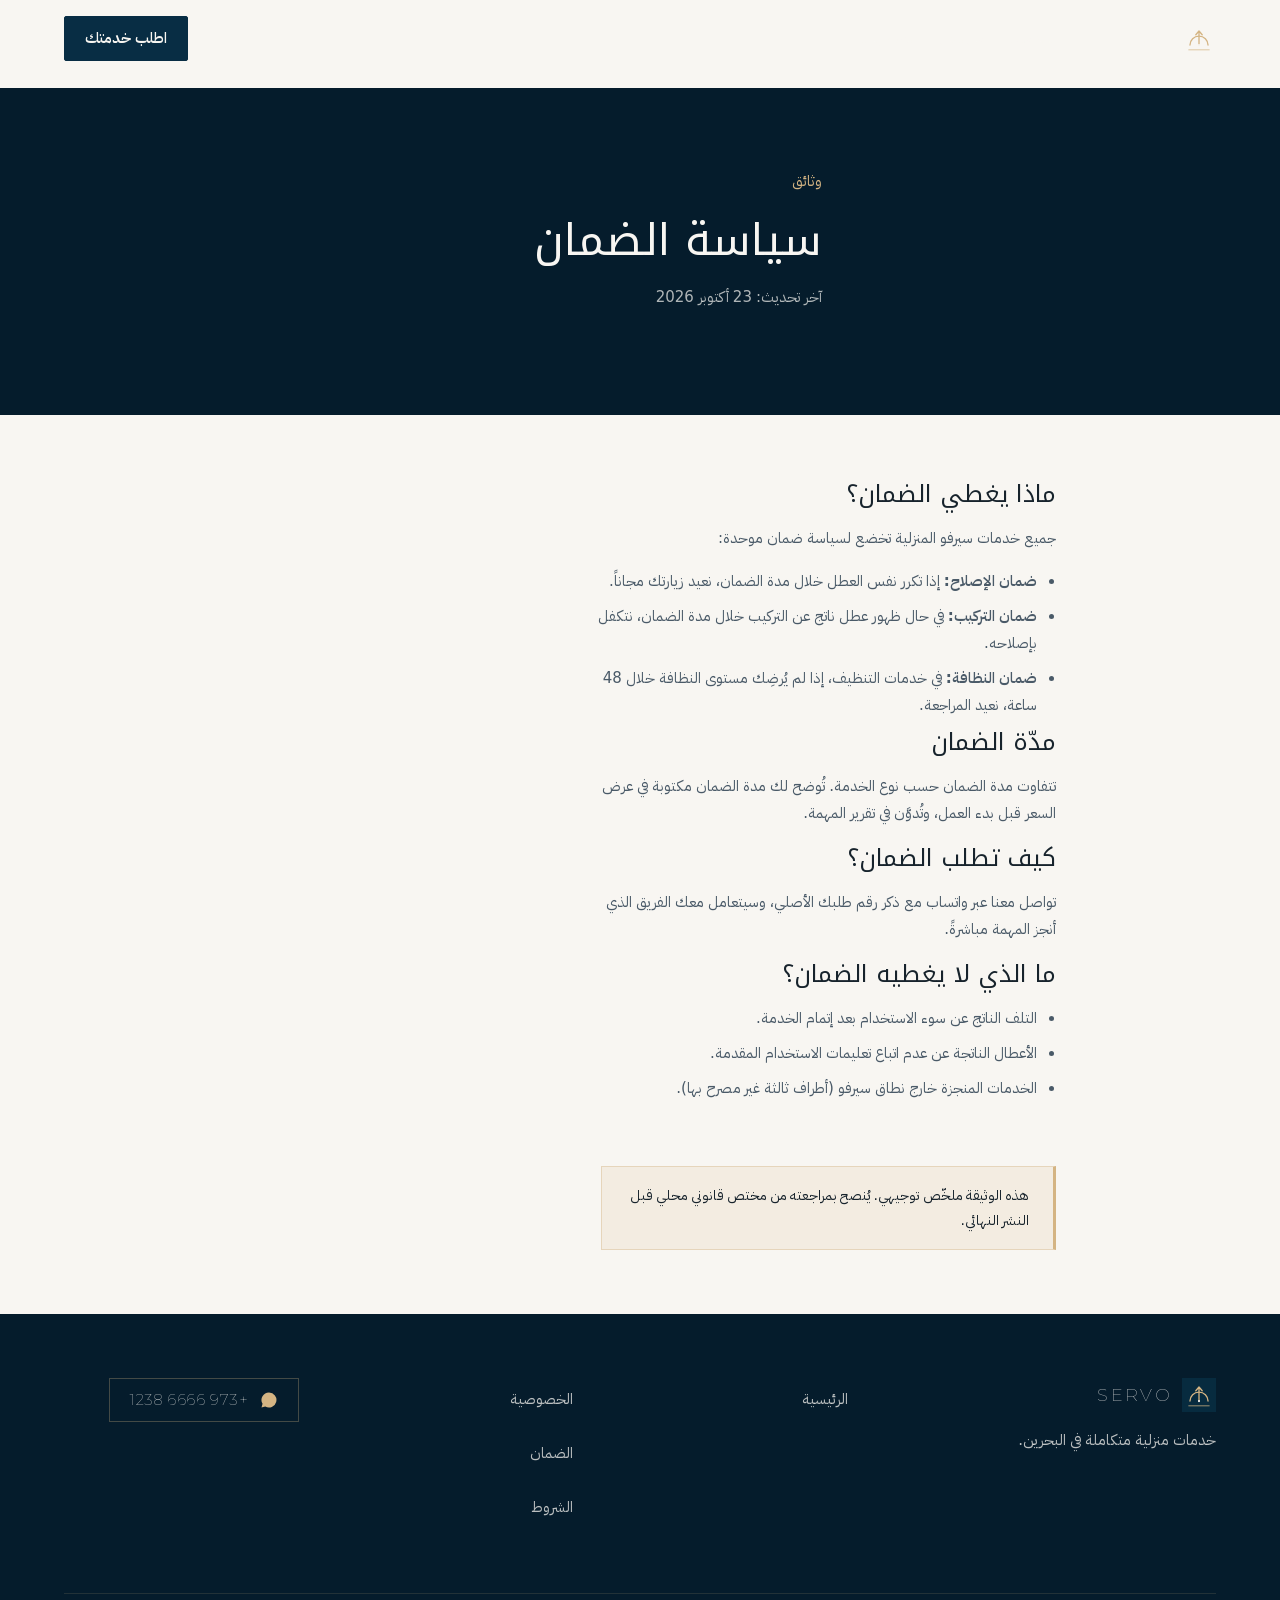
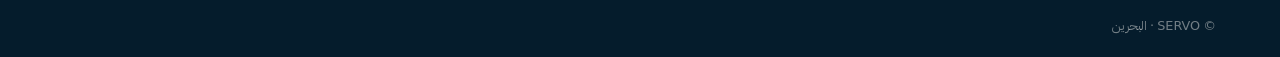
<file: warranty.html>
<!DOCTYPE html>
<html lang="ar" dir="rtl">
<head>
  <meta charset="utf-8">
  <meta name="viewport" content="width=device-width, initial-scale=1">
  <title>سياسة الضمان — سيرفو</title>
  <meta name="description" content="نطاق ضمان سيرفو على الخدمات المنزلية: ماذا يغطيه، ومدته، وكيف تطلبه.">
  <meta name="theme-color" content="#082D44">
  <link rel="icon" href="icons/favicon.svg" type="image/svg+xml">
  <link rel="apple-touch-icon" href="icons/favicon-180.png">
  <link rel="manifest" href="manifest.json">
  <link rel="stylesheet" href="css/fonts.css">
  <link rel="stylesheet" href="css/base.css">
  <link rel="stylesheet" href="css/layout.css">
  <link rel="stylesheet" href="css/components.css">
  <link rel="stylesheet" href="css/icons.css">
</head>
<body class="page-legal">
  <a class="skip" href="#main">تخطَّ إلى المحتوى</a>
  <header class="topbar" id="topbar">
    <div class="topbar__inner container">
      <a class="topbar__brand" href="#/"><span class="topbar__mark" aria-hidden="true"><svg width="34" height="34" viewBox="0 0 64 64" fill="none"><rect width="64" height="64" fill="currentColor"/><path d="M15 43.5 A17 17 0 0 1 49 43.5" stroke="#D4B483" stroke-width="2.5" stroke-linecap="round"/><line x1="32" y1="43.5" x2="32" y2="18" stroke="#D4B483" stroke-width="2.5" stroke-linecap="round"/><path d="M26 24 L32 17 L38 24" stroke="#D4B483" stroke-width="2.5" stroke-linecap="round" stroke-linejoin="round"/><circle cx="32" cy="43.5" r="2" fill="#F8F6F2"/><rect x="12" y="51" width="40" height="2.5" fill="#D4B483" opacity=".55"/></svg></span><span class="topbar__wordmark">SERVO</span></a>
      <nav class="topbar__nav" aria-label="التنقل"><a href="#/">الخدمات</a><a href="#about-link" data-route="about">من نحن</a><a href="#join-link" data-route="join">انضم إلينا</a></nav>
      <a href="#/" class="btn btn--primary topbar__cta">اطلب خدمتك</a>
      <button class="topbar__burger" id="burger" aria-label="فتح القائمة" aria-expanded="false"><span></span><span></span></button>
    </div>
  </header>
  <nav class="mobile-nav" id="mobileNav" aria-label="قائمة الجوال" hidden>
    <div class="mobile-nav__panel">
      <a href="#/">الرئيسية</a><a href="#about-link" data-route="about">من نحن</a><a href="#join-link" data-route="join">انضم إلينا</a>
      <a href="#privacy-link" data-route="privacy">الخصوصية</a><a href="#warranty-link" data-route="warranty">الضمان</a><a href="#terms-link" data-route="terms">الشروط</a>
      <a href="#/" class="btn btn--primary" data-close>اطلب خدمتك</a>
    </div>
  </nav>

  <main id="main" class="page">
    <div class="page-hero">
      <div class="page-hero__body container">
        <p class="kicker" style="color:var(--gold)">وثائق</p>
        <h1 style="color:var(--cream)" class="gold-rule-title"><span class="gline"></span>سياسة الضمان</h1>
        <p style="color:rgba(248,246,242,.7)">آخر تحديث: 23 أكتوبر 2026</p>
      </div>
    </div>

    <div class="container page-body" style="max-width:52rem">
      <h2>ماذا يغطي الضمان؟</h2>
      <p>جميع خدمات سيرفو المنزلية تخضع لسياسة ضمان موحدة:</p>
      <ul>
        <li><strong>ضمان الإصلاح:</strong> إذا تكرر نفس العطل خلال مدة الضمان، نعيد زيارتك مجاناً.</li>
        <li><strong>ضمان التركيب:</strong> في حال ظهور عطل ناتج عن التركيب خلال مدة الضمان، نتكفل بإصلاحه.</li>
        <li><strong>ضمان النظافة:</strong> في خدمات التنظيف، إذا لم يُرضِك مستوى النظافة خلال 48 ساعة، نعيد المراجعة.</li>
      </ul>

      <h2>مدّة الضمان</h2>
      <p>تتفاوت مدة الضمان حسب نوع الخدمة. تُوضح لك مدة الضمان مكتوبة في عرض السعر قبل بدء العمل، وتُدوَّن في تقرير المهمة.</p>

      <h2>كيف تطلب الضمان؟</h2>
      <p>تواصل معنا عبر واتساب مع ذكر رقم طلبك الأصلي، وسيتعامل معك الفريق الذي أنجز المهمة مباشرةً.</p>

      <h2>ما الذي لا يغطيه الضمان؟</h2>
      <ul>
        <li>التلف الناتج عن سوء الاستخدام بعد إتمام الخدمة.</li>
        <li>الأعطال الناتجة عن عدم اتباع تعليمات الاستخدام المقدمة.</li>
        <li>الخدمات المنجزة خارج نطاق سيرفو (أطراف ثالثة غير مصرح بها).</li>
      </ul>

      <div class="legal-note">هذه الوثيقة ملخّص توجيهي. يُنصح بمراجعته من مختص قانوني محلي قبل النشر النهائي.</div>
    </div>
  </main>

  <footer class="footer">
    <div class="container footer__grid">
      <div class="footer__brand"><a class="footer__logo" href="#/"><span class="topbar__mark" style="color:var(--cream)"><svg width="34" height="34" viewBox="0 0 64 64" fill="none"><rect width="64" height="64" fill="#0E5A7A" opacity=".25"/><path d="M15 43.5 A17 17 0 0 1 49 43.5" stroke="#D4B483" stroke-width="2.5" stroke-linecap="round"/><line x1="32" y1="43.5" x2="32" y2="18" stroke="#D4B483" stroke-width="2.5" stroke-linecap="round"/><path d="M26 24 L32 17 L38 24" stroke="#D4B483" stroke-width="2.5" stroke-linecap="round" stroke-linejoin="round"/><circle cx="32" cy="43.5" r="2" fill="#F8F6F2"/><rect x="12" y="51" width="40" height="2.5" fill="#D4B483" opacity=".55"/></svg></span><span>SERVO</span></a><p class="footer__tagline">خدمات منزلية متكاملة في البحرين.</p></div>
      <nav class="footer__col"><a href="#/">الرئيسية</a></nav>
      <nav class="footer__col"><a href="#privacy-link" data-route="privacy">الخصوصية</a><a href="#warranty-link" data-route="warranty">الضمان</a><a href="#terms-link" data-route="terms">الشروط</a></nav>
      <div class="footer__col"><a class="footer__wa" href="https://wa.me/97366661238"><span class="footer__wa-icon"><svg viewBox="0 0 24 24" width="18" height="18"><path fill="currentColor" d="M12 2a10 10 0 0 0-8.6 15.1L2 22l5-1.3A10 10 0 1 0 12 2Z"/></svg></span><span class="num">+973 6666 1238</span></a></div>
    </div>
    <div class="footer__bar container"><p>© SERVO · البحرين</p></div>
  </footer>
  <script src="js/main.js"></script>
</body>
</html>
</file>
<file: css/fonts.css>
/* خطوط مضمّنة محلياً — لا أي طلب خارجي */

/* Noto Kufi Arabic — العناوين العربية */
@font-face {
  font-family: "Noto Kufi Arabic";
  src: url("../assets/fonts/noto-kufi-arabic-400-arabic.woff2") format("woff2");
  font-weight: 400;
  font-style: normal;
  font-display: swap;
  unicode-range: U+0000-00FF, U+0600-06FF, U+0750-077F, U+0870-0891, U+0897-08E1, U+08E3-08FF, U+200C-200E, U+2010-2026, U+203C, U+2045, U+2190-21FF, U+FB50-FDFF, U+FE70-FEFF;
}
@font-face {
  font-family: "Noto Kufi Arabic";
  src: url("../assets/fonts/noto-kufi-arabic-400-latin.woff2") format("woff2");
  font-weight: 400;
  font-style: normal;
  font-display: swap;
  unicode-range: U+0020-007E, U+2013-2014, U+2018-201D, U+2026, U+2026, U+2190-21FF;
}
@font-face {
  font-family: "Noto Kufi Arabic";
  src: url("../assets/fonts/noto-kufi-arabic-600-arabic.woff2") format("woff2");
  font-weight: 600;
  font-style: normal;
  font-display: swap;
  unicode-range: U+0000-00FF, U+0600-06FF, U+0750-077F, U+0870-0891, U+0897-08E1, U+08E3-08FF, U+200C-200E, U+2010-2026, U+203C, U+2045, U+2190-21FF, U+FB50-FDFF, U+FE70-FEFF;
}
@font-face {
  font-family: "Noto Kufi Arabic";
  src: url("../assets/fonts/noto-kufi-arabic-600-latin.woff2") format("woff2");
  font-weight: 600;
  font-style: normal;
  font-display: swap;
  unicode-range: U+0020-007E, U+2013-2014, U+2018-201D, U+2026, U+2190-21FF;
}
@font-face {
  font-family: "Noto Kufi Arabic";
  src: url("../assets/fonts/noto-kufi-arabic-700-arabic.woff2") format("woff2");
  font-weight: 700;
  font-style: normal;
  font-display: swap;
  unicode-range: U+0000-00FF, U+0600-06FF, U+0750-077F, U+0870-0891, U+0897-08E1, U+08E3-08FF, U+200C-200E, U+2010-2026, U+203C, U+2045, U+2190-21FF, U+FB50-FDFF, U+FE70-FEFF;
}
@font-face {
  font-family: "Noto Kufi Arabic";
  src: url("../assets/fonts/noto-kufi-arabic-700-latin.woff2") format("woff2");
  font-weight: 700;
  font-style: normal;
  font-display: swap;
  unicode-range: U+0020-007E, U+2013-2014, U+2018-201D, U+2026, U+2190-21FF;
}

/* IBM Plex Sans Arabic — النص العربي */
@font-face {
  font-family: "IBM Plex Sans Arabic";
  src: url("../assets/fonts/ibm-plex-sans-arabic-400-arabic.woff2") format("woff2");
  font-weight: 400;
  font-style: normal;
  font-display: swap;
  unicode-range: U+0000-00FF, U+0600-06FF, U+0750-077F, U+0870-0891, U+0897-08E1, U+08E3-08FF, U+200C-200E, U+2010-2026, U+203C, U+2045, U+2190-21FF, U+FB50-FDFF, U+FE70-FEFF;
}
@font-face {
  font-family: "IBM Plex Sans Arabic";
  src: url("../assets/fonts/ibm-plex-sans-arabic-400-latin.woff2") format("woff2");
  font-weight: 400;
  font-style: normal;
  font-display: swap;
  unicode-range: U+0020-007E, U+2013-2014, U+2018-201D, U+2026, U+2190-21FF;
}
@font-face {
  font-family: "IBM Plex Sans Arabic";
  src: url("../assets/fonts/ibm-plex-sans-arabic-500-arabic.woff2") format("woff2");
  font-weight: 500;
  font-style: normal;
  font-display: swap;
  unicode-range: U+0000-00FF, U+0600-06FF, U+0750-077F, U+0870-0891, U+0897-08E1, U+08E3-08FF, U+200C-200E, U+2010-2026, U+203C, U+2045, U+2190-21FF, U+FB50-FDFF, U+FE70-FEFF;
}
@font-face {
  font-family: "IBM Plex Sans Arabic";
  src: url("../assets/fonts/ibm-plex-sans-arabic-500-latin.woff2") format("woff2");
  font-weight: 500;
  font-style: normal;
  font-display: swap;
  unicode-range: U+0020-007E, U+2013-2014, U+2018-201D, U+2026, U+2190-21FF;
}
@font-face {
  font-family: "IBM Plex Sans Arabic";
  src: url("../assets/fonts/ibm-plex-sans-arabic-600-arabic.woff2") format("woff2");
  font-weight: 600;
  font-style: normal;
  font-display: swap;
  unicode-range: U+0000-00FF, U+0600-06FF, U+0750-077F, U+0870-0891, U+0897-08E1, U+08E3-08FF, U+200C-200E, U+2010-2026, U+203C, U+2045, U+2190-21FF, U+FB50-FDFF, U+FE70-FEFF;
}
@font-face {
  font-family: "IBM Plex Sans Arabic";
  src: url("../assets/fonts/ibm-plex-sans-arabic-600-latin.woff2") format("woff2");
  font-weight: 600;
  font-style: normal;
  font-display: swap;
  unicode-range: U+0020-007E, U+2013-2014, U+2018-201D, U+2026, U+2190-21FF;
}

/* Montserrat — اللاتيني والأرقام */
@font-face {
  font-family: "Montserrat";
  src: url("../assets/fonts/montserrat-400-latin.woff2") format("woff2");
  font-weight: 400;
  font-style: normal;
  font-display: swap;
  unicode-range: U+0020-007E, U+2013-2014, U+2018-201D, U+2026;
}
@font-face {
  font-family: "Montserrat";
  src: url("../assets/fonts/montserrat-500-latin.woff2") format("woff2");
  font-weight: 500;
  font-style: normal;
  font-display: swap;
  unicode-range: U+0020-007E, U+2013-2014, U+2018-201D, U+2026;
}
@font-face {
  font-family: "Montserrat";
  src: url("../assets/fonts/montserrat-600-latin.woff2") format("woff2");
  font-weight: 600;
  font-style: normal;
  font-display: swap;
  unicode-range: U+0020-007E, U+2013-2014, U+2018-201D, U+2026;
}
@font-face {
  font-family: "Montserrat";
  src: url("../assets/fonts/montserrat-700-latin.woff2") format("woff2");
  font-weight: 700;
  font-style: normal;
  font-display: swap;
  unicode-range: U+0020-007E, U+2013-2014, U+2018-201D, U+2026;
}
</file>
<file: css/base.css>
/* SERVO — base: tokens, reset, typography */

:root {
  /* الهوية */
  --navy: #082D44;
  --navy-deep: #051c2c;
  --teal: #0E5A7A;
  --gold: #D4B483;
  --cream: #F8F6F2;
  --char: #17232C;

  /* مشتقات */
  --navy-08: rgba(8, 45, 68, .08);
  --gold-15: rgba(212, 180, 131, .15);
  --gold-40: rgba(212, 180, 131, .4);
  --ink: #22303c;
  --ink-soft: #4a5a68;
  --line: #e4ddd1;
  --line-dark: rgba(212, 180, 131, .22);

  /* الخطوط */
  --font-display: "Noto Kufi Arabic", system-ui, sans-serif;
  --font-body: "IBM Plex Sans Arabic", system-ui, sans-serif;
  --font-num: "Montserrat", system-ui, sans-serif;

  /* المقاسات */
  --step-0: 0.9375rem;   /* 15 */
  --step-1: 1.0625rem;   /* 17 */
  --step-2: 1.25rem;     /* 20 */
  --step-3: 1.5rem;      /* 24 */
  --step-4: 2rem;        /* 32 */
  --step-5: 2.75rem;     /* 44 */
  --step-6: 4rem;        /* 64 */
  --step-7: 6.5rem;      /* 104 */

  /* المسافات */
  --s-1: 0.5rem;
  --s-2: 1rem;
  --s-3: 1.5rem;
  --s-5: 2.5rem;
  --s-8: 4rem;
  --s-13: 6.5rem;

  /* الحواف حادة أنيقة */
  --r-0: 2px;
  --r-99: 999px;

  /* الحركة */
  --ease: cubic-bezier(.2, .7, .2, 1);
  --t-1: 250ms;
  --t-2: 400ms;
  --t-3: 600ms;
  --t-4: 900ms;

  --container: 72rem;
}

*, *::before, *::after { box-sizing: border-box; margin: 0; padding: 0; }

html {
  scroll-behavior: smooth;
  -webkit-text-size-adjust: 100%;
}

body {
  font-family: var(--font-body);
  font-size: var(--step-0);
  line-height: 1.8;
  color: var(--ink);
  background: var(--cream);
  font-feature-settings: "kern";
  letter-spacing: 0;
  overflow-x: hidden;
}

/* أرقام لاتينية موحّدة عبر كل الصفحات */
.num, time, [data-num] { font-family: var(--font-num); }

::selection { background: var(--gold); color: var(--navy-deep); }

/* شريط تمرير رفيع */
::-webkit-scrollbar { width: 8px; height: 8px; }
::-webkit-scrollbar-track { background: var(--navy-deep); }
::-webkit-scrollbar-thumb { background: var(--teal); border-radius: 99px; }
::-webkit-scrollbar-thumb:hover { background: var(--gold); }

h1, h2, h3, h4 {
  font-family: var(--font-display);
  font-weight: 600;
  line-height: 1.25;
  letter-spacing: 0;
  text-wrap: balance;
}

p { text-wrap: pretty; }

a { color: inherit; text-decoration: none; }
img, picture { display: block; max-width: 100%; }
img { height: auto; }

button {
  font: inherit;
  color: inherit;
  background: none;
  border: none;
  cursor: pointer;
  -webkit-tap-highlight-color: transparent;
}

:focus-visible {
  outline: 2px solid var(--gold);
  outline-offset: 3px;
  border-radius: var(--r-0);
}

/* حاوية */
.container {
  width: min(100% - 2.5rem, var(--container));
  margin-inline: auto;
}

/* قسم — إيقاع أقسام متفاوت بقصد */
.section { padding-block: var(--s-13); }
.section--tight { padding-block: var(--s-8); }

.section-head {
  margin-bottom: var(--s-5);
}
.section-head .kicker {
  display: inline-flex;
  align-items: center;
  gap: var(--s-1);
  font-size: var(--step-0);
  font-weight: 500;
  color: var(--teal);
  margin-bottom: var(--s-2);
}
.section-head .kicker::before {
  content: "";
  width: 2.5rem;
  height: 1px;
  background: var(--gold);
}

/* أزرار — حواف حادة أنيقة */
.btn {
  display: inline-flex;
  align-items: center;
  justify-content: center;
  gap: 0.6rem;
  min-height: 48px;
  padding: 0.875rem 1.75rem;
  font-family: var(--font-body);
  font-size: var(--step-0);
  font-weight: 600;
  line-height: 1;
  border-radius: var(--r-0);
  transition: transform var(--t-1) var(--ease),
              background-color var(--t-1) var(--ease),
              color var(--t-1) var(--ease),
              border-color var(--t-1) var(--ease),
              box-shadow var(--t-1) var(--ease);
  position: relative;
}
.btn:active { transform: scale(.98); }

.btn--primary {
  background: var(--navy);
  color: var(--cream);
  border: 1px solid var(--navy);
}
.btn--primary:hover {
  background: var(--teal);
  border-color: var(--teal);
  transform: translateY(-1px);
  box-shadow: 0 6px 20px rgba(8, 45, 68, .25);
}
.btn--primary::after {
  content: "";
  position: absolute;
  inset-inline-start: 0;
  bottom: 0;
  width: 100%;
  height: 2px;
  background: var(--gold);
  transform: scaleX(0);
  transform-origin: inline-start;
  transition: transform var(--t-2) var(--ease);
}
.btn--primary:hover::after { transform: scaleX(1); }

.btn--ghost {
  background: transparent;
  color: var(--cream);
  border: 1px solid var(--gold-40);
}
.btn--ghost:hover {
  border-color: var(--gold);
  background: var(--gold-15);
  transform: translateY(-1px);
}

.btn--dark {
  background: var(--navy);
  color: var(--cream);
  border: 1px solid var(--navy);
}
.btn--dark:hover { background: var(--teal); }

.btn[disabled] {
  opacity: .45;
  cursor: not-allowed;
  transform: none !important;
}

/* تسمية رفع (floating label) */
.field { position: relative; }
.field label {
  position: absolute;
  inset-inline-start: 0;
  top: 50%;
  transform: translateY(-50%);
  font-size: var(--step-0);
  color: var(--ink-soft);
  pointer-events: none;
  transition: top var(--t-1) var(--ease),
              font-size var(--t-1) var(--ease),
              color var(--t-1) var(--ease);
  line-height: 1;
}
.field input, .field select, .field textarea {
  width: 100%;
  background: transparent;
  border: none;
  border-bottom: 1px solid var(--line);
  padding: 0.9rem 0 0.55rem;
  font: inherit;
  color: var(--ink);
  transition: border-color var(--t-1) var(--ease);
}
.field textarea {
  border: 1px solid var(--line);
  border-radius: var(--r-0);
  min-height: 96px;
  resize: vertical;
}
.field input:focus, .field select:focus, .field textarea:focus {
  outline: none;
  border-color: var(--teal);
}
.field.is-focus label,
.field.is-filled label {
  top: 0;
  font-size: .75rem;
  color: var(--teal);
}
/* خط ذهبي يمتد عند التركيز */
.field::after {
  content: "";
  position: absolute;
  inset-inline: 0;
  bottom: 0;
  height: 1.5px;
  background: var(--gold);
  transform: scaleX(0);
  transition: transform var(--t-2) var(--ease);
}
.field.is-focus::after { transform: scaleX(1); }
.field .field-error {
  display: none;
  font-size: .8rem;
  color: #8a3b2a;
  margin-top: .3rem;
}
.field.has-error input,
.field.has-error select,
.field.has-error textarea { border-color: #8a3b2a; }
.field.has-error .field-error { display: block; }

/* حالة تحقق */
.check {
  display: flex;
  gap: .75rem;
  align-items: flex-start;
  cursor: pointer;
}
.check input {
  appearance: none;
  flex: 0 0 auto;
  width: 20px;
  height: 20px;
  border: 1.5px solid var(--line);
  border-radius: var(--r-0);
  background: var(--cream);
  cursor: pointer;
  position: relative;
  transition: border-color var(--t-1) var(--ease), background var(--t-1) var(--ease);
  margin-top: 2px;
}
.check input:checked {
  background: var(--navy);
  border-color: var(--navy);
}
.check input:checked::after {
  content: "";
  position: absolute;
  inset: 5px;
  background: var(--gold);
  clip-path: polygon(14% 47%, 0 61%, 40% 100%, 100% 16%, 86% 4%, 41% 76%);
}
.check span { font-size: .875rem; line-height: 1.65; color: var(--ink-soft); }
.check input:focus-visible { outline-offset: 4px; }

/* خلفية قسم كحلي بدوائر ذهبية خافتة */
.navy-panel {
  position: relative;
  background: var(--navy);
  color: var(--cream);
  overflow: hidden;
}
.navy-panel::before {
  content: "";
  position: absolute;
  inset: 0;
  background:
    radial-gradient(42rem 42rem at 85% -10%, var(--gold-15), transparent 60%),
    radial-gradient(30rem 30rem at 10% 110%, rgba(14, 90, 122, .25), transparent 60%);
  pointer-events: none;
}
.navy-panel .container { position: relative; z-index: 1; }
</file>
<file: css/layout.css>
/* SERVO — layout: hero, services, request, process, topbar, mobile nav, footer */

/* ===== skip link ===== */
.skip {
  position: absolute;
  inset-inline-start: var(--s-2);
  top: -100px;
  z-index: 100;
  background: var(--navy);
  color: var(--cream);
  padding: .75rem 1.25rem;
  border-radius: var(--r-0);
  transition: top var(--t-1) var(--ease);
}
.skip:focus { top: var(--s-2); }

/* ===== topbar ===== */
.topbar {
  position: fixed;
  inset-inline: 0;
  top: 0;
  z-index: 60;
  transition: background-color var(--t-2) var(--ease),
              box-shadow var(--t-2) var(--ease),
              transform var(--t-2) var(--ease);
}
.topbar__inner {
  display: flex;
  align-items: center;
  gap: var(--s-3);
  padding-block: 1rem;
}
.topbar__brand {
  display: inline-flex;
  align-items: center;
  gap: .6rem;
  flex: 0 0 auto;
}
.topbar__mark { display: inline-flex; color: var(--cream); }
.topbar__mark--light { color: var(--navy); }
.topbar__wordmark {
  font-family: var(--font-num);
  font-weight: 700;
  font-size: 1.1rem;
  letter-spacing: .14em;
  color: var(--cream);
}

.topbar__nav {
  display: none;
  gap: var(--s-3);
  margin-inline-start: var(--s-2);
  flex: 1;
}
.topbar__nav a {
  position: relative;
  font-size: .875rem;
  font-weight: 500;
  color: var(--cream);
  padding-block: .5rem;
  min-height: 44px;
  display: inline-flex;
  align-items: center;
}
.topbar__nav a::after {
  content: "";
  position: absolute;
  inset-inline: 0;
  bottom: 0;
  height: 1.5px;
  background: var(--gold);
  transform: scaleX(0);
  transform-origin: inline-start;
  transition: transform var(--t-2) var(--ease);
}
.topbar__nav a:hover::after,
.topbar__nav a:focus-visible::after { transform: scaleX(1); }

.topbar__cta { display: none; margin-inline-start: auto; }
.topbar__cta.btn { min-height: 44px; padding-inline: 1.25rem; }

.topbar__burger {
  display: inline-flex;
  flex-direction: column;
  gap: 5px;
  padding: 12px;
  margin-inline-start: auto;
  min-width: 44px;
  min-height: 44px;
  justify-content: center;
}
.topbar__burger span {
  display: block;
  width: 22px;
  height: 1.5px;
  background: var(--cream);
  transition: transform var(--t-2) var(--ease), opacity var(--t-1) var(--ease);
}
.topbar.is-open .topbar__burger span:nth-child(1) { transform: translateY(6.5px) rotate(45deg); }
.topbar.is-open .topbar__burger span:nth-child(2) { transform: translateY(-6.5px) rotate(-45deg); }

/* شفاف فوق الهيرو، كحلي معتم بعد التمرير */
.topbar.is-scrolled {
  background: rgba(8, 45, 68, .88);
  -webkit-backdrop-filter: blur(14px);
  backdrop-filter: blur(14px);
  box-shadow: 0 1px 0 var(--line-dark);
}
.topbar.is-hidden { transform: translateY(-100%); }

@media (min-width: 900px) {
  .topbar__nav { display: flex; }
  .topbar__cta { display: inline-flex; }
  .topbar__burger { display: none; }
}

/* ===== mobile nav — كشف دائري ===== */
.mobile-nav {
  position: fixed;
  inset: 0;
  z-index: 55;
  clip-path: circle(0px at 88% 44px);
  transition: clip-path 600ms var(--ease);
  pointer-events: none;
  visibility: hidden;
}
.mobile-nav.is-open {
  clip-path: circle(150% at 88% 44px);
  pointer-events: auto;
  visibility: visible;
}
.mobile-nav__panel {
  position: absolute;
  inset: 0;
  background: var(--navy-deep);
  padding: 6rem var(--s-3) var(--s-8);
  display: flex;
  flex-direction: column;
  overflow-y: auto;
}
.mobile-nav__panel a:not(.btn) {
  font-family: var(--font-display);
  font-size: 1.5rem;
  font-weight: 600;
  color: var(--cream);
  padding-block: .8rem;
  border-bottom: 1px solid rgba(212, 180, 131, .14);
  opacity: 0;
  transform: translateX(-10px);
  transition: opacity 400ms var(--ease), transform 400ms var(--ease);
}
.mobile-nav.is-open a:not(.btn) { opacity: 1; transform: none; }
.mobile-nav.is-open a:nth-child(1) { transition-delay: 180ms; }
.mobile-nav.is-open a:nth-child(2) { transition-delay: 240ms; }
.mobile-nav.is-open a:nth-child(3) { transition-delay: 300ms; }
.mobile-nav.is-open a:nth-child(4) { transition-delay: 360ms; }
.mobile-nav.is-open a:nth-child(5) { transition-delay: 420ms; }
.mobile-nav.is-open a:nth-child(6) { transition-delay: 480ms; }
.mobile-nav.is-open a:nth-child(7) { transition-delay: 540ms; }
.mobile-nav__panel .btn { margin-top: var(--s-3); opacity: 0; transition: opacity 400ms var(--ease) 600ms; }
.mobile-nav.is-open .btn { opacity: 1; }
.mobile-nav__wa {
  margin-top: var(--s-2);
  align-self: flex-start;
  color: var(--gold);
  font-size: .9rem;
  font-weight: 500;
  padding-block: .5rem;
}

/* ===== hero ===== */
.hero {
  position: relative;
  min-height: min(92svh, 40rem);
  min-height: min(92vh, 40rem);
  display: flex;
  align-items: flex-end;
  overflow: hidden;
}
.hero__media { position: absolute; inset: 0; }
.hero__img {
  width: 100%;
  height: 100%;
  object-fit: cover;
  object-position: center 40%;
  transform: scaleX(-1) scale(1.12);
  transition: transform 2400ms var(--ease), opacity 600ms var(--ease);
}
html.js .hero.is-ready .hero__img {
  transform: scaleX(-1) scale(1);
}
/* بدون JS تبقى الصورة ثابتة */
html.no-js .hero__img {
  transform: scaleX(-1);
}
.hero__scrim {
  position: absolute;
  inset: 0;
  background:
    linear-gradient(to left, rgba(5, 28, 44, .86) 0%, rgba(5, 28, 44, .55) 42%, rgba(5, 28, 44, .12) 100%),
    linear-gradient(to top, rgba(5, 28, 44, .88) 0%, rgba(5, 28, 44, 0) 36%);
}
.hero__copy {
  position: relative;
  z-index: 2;
  padding-block: var(--s-8) var(--s-13);
  margin-block-end: 0;
}
.hero__eyebrow {
  display: flex;
  align-items: center;
  gap: .9rem;
  font-size: .9rem;
  font-weight: 500;
  color: var(--gold);
  margin-bottom: var(--s-3);
}
.hero__line-rule {
  width: 0;
  height: 1px;
  background: var(--gold);
  transition: width 700ms var(--ease) 200ms;
}
.hero.is-ready .hero__line-rule { width: 3rem; }

.hero__title {
  font-size: clamp(2rem, 5.4vw, 3.5rem);
  font-weight: 600;
  line-height: 1.28;
  color: var(--cream);
  max-width: 22ch;
}
.hero__title .gold {
  font-style: normal;
  color: var(--gold);
}
.reveal-line { display: block; overflow: hidden; }
html.js .reveal-line > span {
  display: block;
  transform: translateY(110%);
  transition: transform 800ms var(--ease);
}
.hero.is-ready .reveal-line:nth-child(1) > span { transition-delay: 250ms; transform: none; }
.hero.is-ready .reveal-line:nth-child(2) > span { transition-delay: 380ms; transform: none; }

.hero__sub {
  margin-top: var(--s-3);
  max-width: 40ch;
  font-size: var(--step-1);
  color: rgba(248, 246, 242, .85);
}
.hero__actions {
  display: flex;
  gap: var(--s-2);
  flex-wrap: wrap;
  margin-top: var(--s-5);
}

/* ظهور الفقرة والأزرار بتتابع خفيف */
.reveal-fade {
  opacity: 0;
  transform: translateY(12px);
  transition: opacity 600ms var(--ease), transform 600ms var(--ease);
}
.hero.is-ready .hero__sub.reveal-fade { opacity: 1; transform: none; transition-delay: 560ms; }
.hero.is-ready .hero__actions.reveal-fade { opacity: 1; transform: none; transition-delay: 680ms; }

/* حالة جاهزة قبل JS */
html.no-js .hero__img { transform: scaleX(-1); }
html.no-js .reveal-line > span { transform: none; }
html.no-js .hero__sub, html.no-js .hero__actions { opacity: 1; transform: none; }
html.no-js .hero__line-rule { width: 3rem; }

@media (max-width: 768px) {
  .hero__img { object-position: 72% 40%; }
  .hero__copy { padding-block: var(--s-5) var(--s-8); }
  .hero__title { font-size: clamp(1.75rem, 7.5vw, 2.4rem); }
}
@media (prefers-reduced-motion: reduce) {
  .hero__img { transform: scaleX(-1); }
  .reveal-line > span { transform: none; transition: none; }
  .hero__sub, .hero__actions { opacity: 1; transform: none; }
  .hero__line-rule { width: 3rem; }
}

/* ===== services ===== */
.services__grid {
  display: grid;
  grid-template-columns: 1fr;
  gap: var(--s-5);
}
.services__list {
  list-style: none;
  border-top: 1px solid var(--line);
}
.svc {
  position: relative;
}
.svc__row {
  display: grid;
  grid-template-columns: 2.75rem 1fr 2rem;
  align-items: center;
  gap: var(--s-2);
  width: 100%;
  text-align: start;
  padding: 1.1rem var(--s-1) 1.1rem 0;
  border-bottom: 1px solid var(--line);
  min-height: 72px;
  position: relative;
  transition: background-color var(--t-2) var(--ease);
}
.svc__row::before {
  content: "";
  position: absolute;
  inset-inline: 0;
  bottom: -1px;
  height: 2px;
  background: var(--gold);
  transform: scaleX(0);
  transform-origin: inline-start;
  transition: transform var(--t-3) var(--ease);
}
.svc__row:hover,
.svc.is-hover .svc__row {
  background: var(--navy);
  color: var(--cream);
}
.svc__row:hover::before,
.svc.is-hover .svc__row::before { transform: scaleX(1); }
.svc__row:hover .svc__desc,
.svc.is-hover .svc__row .svc__desc { color: rgba(248, 246, 242, .65); }

.svc__icon {
  width: 2.75rem;
  height: 2.75rem;
  display: grid;
  place-items: center;
  color: var(--teal);
  transition: color var(--t-2) var(--ease);
}
.svc__row:hover .svc__icon,
.svc.is-hover .svc__row .svc__icon { color: var(--gold); }

.svc__text { display: flex; flex-direction: column; gap: .25rem; min-width: 0; }
.svc__name {
  font-family: var(--font-display);
  font-size: var(--step-2);
  font-weight: 600;
  line-height: 1.3;
}
.svc__desc {
  font-size: .875rem;
  color: var(--ink-soft);
  transition: color var(--t-2) var(--ease);
}
.svc__arrow {
  width: 1.4rem;
  height: 1.4rem;
  position: relative;
  justify-self: end;
  opacity: 0;
  transform: translateX(-8px);
  transition: opacity var(--t-2) var(--ease), transform var(--t-2) var(--ease);
}
.svc__arrow::before,
.svc__arrow::after {
  content: "";
  position: absolute;
  inset-inline-start: 0;
  top: 50%;
  width: 13px;
  height: 1.5px;
  background: var(--gold);
}
.svc__arrow::before { transform: translateY(-50%) rotate(-45deg); transform-origin: left center; }
.svc__arrow::after { transform: translateY(-50%) rotate(45deg); transform-origin: left center; }
.svc__row:hover .svc__arrow,
.svc.is-hover .svc__row .svc__arrow { opacity: 1; transform: none; }

/* ظهور الصفوف بتتابع عند الدخول */
.services__list.is-animating .svc {
  opacity: 0;
  transform: translateY(16px);
  transition: opacity 500ms var(--ease), transform 500ms var(--ease);
}
.services__list.is-inview .svc { opacity: 1; transform: none; }
.services__list.is-inview .svc:nth-child(1) { transition-delay: 0ms; }
.services__list.is-inview .svc:nth-child(2) { transition-delay: 60ms; }
.services__list.is-inview .svc:nth-child(3) { transition-delay: 120ms; }
.services__list.is-inview .svc:nth-child(4) { transition-delay: 180ms; }
.services__list.is-inview .svc:nth-child(5) { transition-delay: 240ms; }
.services__list.is-inview .svc:nth-child(6) { transition-delay: 300ms; }
.services__list.is-inview .svc:nth-child(7) { transition-delay: 360ms; }
.services__list.is-inview .svc:nth-child(8) { transition-delay: 420ms; }
.services__list.is-inview .svc:nth-child(9) { transition-delay: 480ms; }

/* لوحة المعاينة الثابتة — كبيرة فقط */
.svc-peek { display: none; }
@media (min-width: 1100px) {
  .services__grid {
    grid-template-columns: minmax(0, 1fr) 300px;
    align-items: start;
  }
  .svc-peek {
    position: sticky;
    top: 6rem;
  }
  .svc-peek__frame {
    position: relative;
    aspect-ratio: 4 / 5;
    overflow: hidden;
    border: 1px solid var(--line);
    background: var(--cream);
  }
  .svc-peek__pic, .svc-peek__grad {
    position: absolute;
    inset: 0;
    clip-path: inset(0 0 0 0);
    transition: clip-path 600ms var(--ease), opacity 400ms var(--ease);
  }
  .svc-peek__pic img {
    width: 100%;
    height: 100%;
    object-fit: cover;
    transform: scale(1.08);
    transition: transform 600ms var(--ease);
  }
  /* التدرج لبديل الدهان — بألوان الهوية */
  .svc-peek__grad {
    background:
      radial-gradient(120% 90% at 85% 10%, var(--gold-15), transparent 55%),
      linear-gradient(150deg, var(--navy) 0%, var(--navy-deep) 55%, var(--char) 100%);
    display: grid;
    place-items: center;
  }
  .svc-peek__grad svg { width: 72px; height: 72px; color: var(--gold); opacity: .8; }

  .svc-peek__pic[hidden], .svc-peek__grad[hidden] {
    clip-path: inset(0 0 100% 0);
    opacity: 0;
  }
  .svc-peek__pic.is-active, .svc-peek__grad.is-active {
    clip-path: inset(0 0 0 0);
    opacity: 1;
  }
  .svc-peek__pic.is-active img, .svc-peek__grad.is-active { transform: scale(1); }
}

/* الجوال: أكورديون داخل الصف */
.svc__panel {
  overflow: hidden;
  max-height: 0;
  transition: max-height 500ms var(--ease);
}
.svc__panel-inner {
  padding: var(--s-2) 0 var(--s-3);
  border-bottom: 1px solid var(--line);
}
.svc__panel-img {
  width: 100%;
  max-width: 220px;
  aspect-ratio: 4/5;
  object-fit: cover;
  margin-bottom: var(--s-2);
}
.svc__panel-text { font-size: .875rem; color: var(--ink-soft); margin-bottom: var(--s-2); max-width: 42ch; }
@media (min-width: 1100px) {
  .svc__panel { display: none; }
}

@media (prefers-reduced-motion: reduce) {
  .svc { opacity: 1 !important; transform: none !important; transition: none !important; }
  .svc__row::before, .svc__arrow { transition: none; }
  .svc-peek__pic, .svc-peek__grad, .svc-peek__pic img { transition: none; }
}
</file>
<file: css/components.css>
/* SERVO — components: request form, process, footer, page (internal routes) */

/* ===== request form ===== */
.request__layout {
  display: grid;
  gap: var(--s-8);
}
.request__note {
  max-width: 52ch;
  color: rgba(248, 246, 242, .7);
  font-size: .9375rem;
}
.navy-panel .section-head h2 { color: var(--cream); }
.navy-panel .kicker { color: var(--gold); }

.req-grid {
  display: grid;
  grid-template-columns: 1fr;
  gap: var(--s-3) var(--s-2);
}
.field--wide { grid-column: 1 / -1; }
.field label { color: rgba(248, 246, 242, .65); }
.field.is-focus label, .field.is-filled label { color: var(--gold); }
.field input, .field select, .field textarea {
  border-bottom-color: rgba(248, 246, 242, .25);
  color: var(--cream);
}
.field textarea { border-color: rgba(248, 246, 242, .25); }
.field option { color: var(--char); background: var(--cream); }
.field input::placeholder { color: rgba(248, 246, 242, .4); }
/* خطوط ذهبية في الخلفية الكحلية */
.field::after { background: var(--gold); }
.field.has-error input, .field.has-error select, .field.has-error textarea {
  border-color: #d98a6a;
}
.field .field-error { color: #e8a88a; }

.req-foot {
  margin-top: var(--s-5);
  display: flex;
  flex-direction: column;
  gap: var(--s-2);
  align-items: flex-start;
}
.req-foot__btn { min-width: 220px; }
.req-foot__dots {
  display: none;
  gap: 4px;
  align-items: center;
}
.req-foot__dots i {
  width: 4px;
  height: 4px;
  border-radius: 50%;
  background: var(--gold);
  animation: reqDot 900ms var(--ease) infinite;
}
.req-foot__dots i:nth-child(2) { animation-delay: 150ms; }
@keyframes reqDot {
  0%, 100% { opacity: .25; transform: translateY(0); }
  50% { opacity: 1; transform: translateY(-3px); }
}
.req-foot__btn.is-loading { pointer-events: none; }
.req-foot__btn.is-loading .req-foot__label { visibility: hidden; }
.req-foot__btn.is-loading .req-foot__dots {
  display: inline-flex;
  position: absolute;
  inset-inline-end: 1.75rem;
}
.req-foot__hint {
  font-size: .875rem;
  color: var(--gold);
  min-height: 1.2em;
  opacity: 0;
  transform: translateY(-4px);
  transition: opacity var(--t-2) var(--ease), transform var(--t-2) var(--ease);
}
.req-foot__hint.is-visible { opacity: 1; transform: none; }

@media (min-width: 700px) {
  .req-grid { grid-template-columns: 1fr 1fr; }
}
@media (min-width: 980px) {
  .request__layout { grid-template-columns: minmax(0, 1.1fr) minmax(0, 1.6fr); align-items: start; }
  .request__layout .section-head { margin-block-end: 0; }
}

/* ===== process ===== */
.process__layout {
  display: grid;
  grid-template-columns: 1fr;
  gap: var(--s-8);
}
.process__media { position: relative; }
.process__img {
  width: 100%;
  aspect-ratio: 21/9;
  object-fit: cover;
  object-position: center 55%;
  border: 1px solid var(--line);
}
/* شريط كحلي عريض خلف الصورة */
.process__media-band {
  position: absolute;
  inset: 1.5rem -1.5rem -1.5rem 1.5rem;
  background: var(--navy);
  z-index: -1;
}
.process__copy { max-width: 60ch; }
.process__copy .section-head h2 { font-size: var(--step-4); }
.process__copy .kicker { color: var(--teal); }

.proc-item {
  position: relative;
  padding-inline-start: 4rem;
  padding-block: var(--s-2);
  border-bottom: 1px solid var(--line);
}
.proc-item:last-child { border-bottom: none; }
.proc-item__no {
  position: absolute;
  inset-inline-start: 0;
  top: var(--s-2);
  font-family: var(--font-num);
  font-size: var(--step-1);
  font-weight: 600;
  color: var(--gold);
  letter-spacing: .08em;
}
.proc-item h3 {
  font-size: var(--step-2);
  margin-bottom: .4rem;
}
.proc-item p {
  font-size: .9375rem;
  color: var(--ink-soft);
  max-width: 48ch;
}

@media (min-width: 980px) {
  .process__layout { grid-template-columns: 46% 1fr; gap: var(--s-8); align-items: center; }
}
@media (prefers-reduced-motion: reduce) {
  .proc-item, .process__img { transition: none !important; }
}

/* ظهور الصورة بستارة (clip-path) مع استقرار من 1.12 إلى 1 */
.uncover {
  clip-path: inset(0 0 100% 0);
  transition: clip-path 900ms var(--ease), transform 900ms var(--ease);
  transform: scale(1.12);
}
.uncover.is-inview {
  clip-path: inset(0 0 0 0);
  transform: scale(1);
}
@media (prefers-reduced-motion: reduce) {
  .uncover { clip-path: none; transform: none; transition: none; }
}

/* عناوين تكشف من خط ذهبي */
.gold-rule-title { position: relative; }
.gold-rule-title .gline {
  display: block;
  height: 1.5px;
  background: var(--gold);
  margin-bottom: var(--s-2);
  transform: scaleX(0);
  transform-origin: inline-start;
  transition: transform 700ms var(--ease);
}
.gold-rule-title.is-inview .gline { transform: scaleX(1); }

/* ===== footer ===== */
.footer {
  background: var(--navy-deep);
  color: rgba(248, 246, 242, .75);
}
.footer__grid {
  display: grid;
  grid-template-columns: 1fr;
  gap: var(--s-5);
  padding-block: var(--s-8);
}
.footer__brand { max-width: 32ch; }
.footer__logo {
  display: inline-flex;
  align-items: center;
  gap: .6rem;
  font-family: var(--font-num);
  font-weight: 700;
  letter-spacing: .14em;
  font-size: 1.1rem;
  color: var(--cream);
  margin-bottom: var(--s-2);
}
.footer__logo .topbar__mark { color: var(--cream); }
.footer__tagline { font-size: .9375rem; line-height: 1.7; }

.footer__col {
  display: flex;
  flex-direction: column;
  gap: .6rem;
}
.footer__col a {
  font-size: .9375rem;
  padding-block: .25rem;
  min-height: 44px;
  display: inline-flex;
  align-items: center;
  transition: color var(--t-1) var(--ease);
}
.footer__col a:hover { color: var(--gold); }
.footer__col h4 {
  font-family: var(--font-body);
  font-size: .8rem;
  font-weight: 600;
  letter-spacing: .1em;
  color: var(--gold);
  margin-bottom: .4rem;
}
.footer__wa {
  display: inline-flex;
  align-items: center;
  gap: .7rem;
  min-height: 44px;
  color: var(--cream);
  font-weight: 500;
  border: 1px solid rgba(212, 180, 131, .3);
  padding: .75rem 1.25rem;
  width: fit-content;
  transition: border-color var(--t-1) var(--ease), background var(--t-1) var(--ease), transform var(--t-1) var(--ease);
}
.footer__wa:hover {
  border-color: var(--gold);
  background: var(--gold-15);
  transform: translateY(-1px);
}
.footer__wa-icon { color: var(--gold); display: grid; place-items: center; }
.footer__wa .num { font-weight: 600; letter-spacing: .04em; }

.footer__bar {
  border-top: 1px solid rgba(212, 180, 131, .14);
  padding-block: 1.25rem;
  font-size: .8rem;
  color: rgba(248, 246, 242, .45);
}

@media (min-width: 700px) {
  .footer__grid { grid-template-columns: 1.4fr 1fr 1fr 1fr; }
  .footer__col--contact { justify-content: flex-start; }
}

/* ===== internal pages ===== */
.page {
  padding-top: 5.5rem;
  min-height: 60vh;
  background: var(--cream);
}
.page-hero {
  position: relative;
  overflow: hidden;
  background: var(--navy-deep);
  color: var(--cream);
}
.page-hero__img {
  position: absolute;
  inset: 0;
  width: 100%;
  height: 100%;
  object-fit: cover;
  opacity: .5;
}
.page-hero::after {
  content: "";
  position: absolute;
  inset: 0;
  background: linear-gradient(to top, var(--navy-deep) 12%, rgba(5, 28, 44, .4) 100%);
}
.page-hero__body {
  position: relative;
  z-index: 1;
  padding-block: var(--s-8) var(--s-13);
  max-width: 52ch;
}
.page-hero h1 { font-size: var(--step-5); font-weight: 600; }
.page-hero p { margin-top: var(--s-2); color: rgba(248, 246, 242, .8); }

.page-body { padding-block: var(--s-8); }
.page-body h2 {
  font-size: var(--step-3);
  margin-bottom: var(--s-2);
  color: var(--char);
}
.page-body h3 {
  font-size: var(--step-2);
  font-weight: 500;
  color: var(--char);
  margin-block: var(--s-3) 0 var(--s-1);
}
.page-body p, .page-body li {
  color: var(--ink-soft);
  max-width: 65ch;
  margin-bottom: var(--s-2);
}
.page-body ul { padding-inline-start: 1.2rem; }
.page-body li { margin-bottom: .5rem; }
.page-body a { color: var(--teal); text-decoration: underline; text-underline-offset: 3px; }
.page-body a:hover { color: var(--navy); }

/* التنبيه القانوني أسفل كل صفحة قانونية */
.legal-note {
  margin-top: var(--s-8);
  border: 1px solid var(--gold-40);
  border-inline-start: 3px solid var(--gold);
  background: var(--gold-15);
  padding: var(--s-2) var(--s-3);
  font-size: .875rem;
  color: var(--char);
  max-width: 65ch;
}

/* انضمام — نموذج على تدرج كحلي */
.join-form-wrap {
  background: var(--navy);
  padding-block: var(--s-8);
}
.join-form-wrap .field label { color: rgba(248, 246, 242, .65); }
.join-form-wrap .field.is-focus label, .join-form-wrap .field.is-filled label { color: var(--gold); }
.join-form-wrap .field input, .join-form-wrap .field select, .join-form-wrap .field textarea {
  border-color: rgba(248, 246, 242, .25);
  color: var(--cream);
}
.join-form-wrap .field textarea { border-color: rgba(248, 246, 242, .25); }
.join-form-wrap .field.has-error input,
.join-form-wrap .field.has-error select, .join-form-wrap .field.has-error textarea {
  border-color: #d98a6a;
}
.join-form-wrap .field .field-error { color: #e8a88a; }
.join-form-wrap .check span { color: rgba(248, 246, 242, .75); }
.join-form-wrap .check input { background: var(--navy-deep); border-color: rgba(248, 246, 242, .35); }
.join-form-wrap .field--wide { max-width: 40ch; }
.join-grid {
  display: grid;
  grid-template-columns: 1fr;
  gap: var(--s-3);
}
@media (min-width: 700px) {
  .join-grid { grid-template-columns: 1fr 1fr; }
}
.join-agree { grid-column: 1 / -1; margin-top: var(--s-2); }
.join-submit { grid-column: 1 / -1; margin-top: var(--s-2); display: flex; flex-direction: column; gap: var(--s-2); align-items: flex-start; }
.join-hint {
  font-size: .875rem;
  color: var(--gold);
  min-height: 1.2em;
  opacity: 0;
  transform: translateY(-4px);
  transition: opacity var(--t-2) var(--ease), transform var(--t-2) var(--ease);
}
.join-hint.is-visible { opacity: 1; transform: none; }

/* صفحة من نحن — صورة كبيرة بجانب النص */
.about-grid {
  display: grid;
  grid-template-columns: 1fr;
  gap: var(--s-8);
  align-items: start;
}
.about-grid figure {
  position: relative;
  margin: 0;
  overflow: hidden;
}
.about-grid figure img {
  width: 100%;
  aspect-ratio: 4/3;
  object-fit: cover;
  object-position: center 60%;
}
.about-grid figure::after {
  content: "";
  position: absolute;
  inset: 1.25rem -1.25rem -1.25rem 1.25rem;
  background: var(--navy);
  z-index: -1;
}
@media (min-width: 900px) {
  .about-grid { grid-template-columns: 1.15fr 1fr; gap: var(--s-8); }
}

/* 404 */
.notfound {
  min-height: 60vh;
  display: grid;
  place-items: center;
  text-align: center;
  background: var(--navy-deep);
  color: var(--cream);
  padding-block: var(--s-13);
}
.notfound h1 { font-size: var(--step-7); color: var(--gold); }
.notfound p { color: rgba(248, 246, 242, .7); margin-block: var(--s-2) var(--s-5); }

/* ===== print — أنماط الطباعة للصفحات القانونية ===== */
@media print {
  .topbar, .footer, .mobile-nav, .skip, .legal-note a { display: none !important; }
  body { background: #fff; color: #000; }
  .page { padding-top: 0; }
  .legal-note {
    border: 1px solid #999;
    background: #f5f5f5;
    color: #000;
  }
  .page-body a { color: #005; }
}
</file>
<file: css/icons.css>
/* SERVO — أيقونات الخدمة */

.svc__icon svg { width: 26px; height: 26px; }
.svc__icon, .svc__panel-grad svg {
  display: grid;
  place-items: center;
}

/* رسم الأيقونة — يتلوّن مع hover */
.svc__icon {
  display: grid;
  place-items: center;
  color: var(--teal);
  transition: color var(--t-2) var(--ease);
}
.svc__row:hover .svc__icon,
.svc.is-hover .svc__row .svc__icon {
  color: var(--gold);
}

/* البديل — تدرج الهوية بدل صورة الدهان */
.svc__panel-grad, .svc-peek__grad {
  display: grid;
  place-items: center;
  background:
    radial-gradient(120% 90% at 85% 10%, var(--gold-15), transparent 55%),
    linear-gradient(150deg, var(--navy) 0%, var(--navy-deep) 55%, var(--char) 100%);
}
.svc__panel-grad svg, .svc-peek__grad svg {
  width: 56px;
  height: 56px;
  color: var(--gold);
  opacity: .85;
  transition: transform var(--t-2) var(--ease);
}
.svc__row:hover .svc__panel-grad svg { transform: scale(1.08); }
</file>
<file: css/main.css>
:root {
  --navy: #082D44;
  --teal: #0E5A7A;
  --sand: #D4B483;
  --warm: #F8F6F2;
  --charcoal: #17232C;
  --navy-700: #0A3A54;
  --navy-800: #082D44;
  --navy-900: #061F30;
  --teal-400: #3B8FA6;
  --sand-300: #E5CDA8;
  --sand-400: #D4B483;
  --sand-500: #B8935D;
  --warm-100: #F8F6F2;
  --warm-200: #F0EDE6;
  --warm-300: #E5E0D5;
  --charcoal-600: #3A4A54;
  --charcoal-700: #2A3842;
  --charcoal-800: #17232C;
  --white: #FFFFFF;
  --error: #C0392B;
  --success: #1E8E5A;
  --info: #2980B9;

  --font-en: 'Montserrat', system-ui, sans-serif;
  --font-ar: 'Cairo', system-ui, sans-serif;

  --shadow-sm: 0 1px 3px rgba(8,45,68,0.08);
  --shadow-md: 0 4px 16px rgba(8,45,68,0.10);
  --shadow-lg: 0 12px 32px rgba(8,45,68,0.14);

  --radius-sm: 8px;
  --radius-md: 14px;
  --radius-lg: 22px;

  --container: 1200px;
  --header-h: 72px;
}

*, *::before, *::after { box-sizing: border-box; margin: 0; padding: 0; }

html { scroll-behavior: smooth; }

body {
  font-family: var(--font-en);
  background: var(--warm-100);
  color: var(--charcoal-800);
  line-height: 1.6;
  -webkit-font-smoothing: antialiased;
  font-size: 16px;
}

body.page-ar {
  font-family: var(--font-ar);
}

/* Prevent hero background from hiding content — z-index on .hero-inner */

/* ===== LAYOUT ===== */
.container {
  width: 100%;
  max-width: var(--container);
  margin-inline: auto;
  padding-inline: 20px;
}

.section {
  padding: 88px 0;
}

.section-alt {
  background: var(--warm-200);
}

.sec-head {
  text-align: center;
  margin-bottom: 48px;
  max-width: 680px;
  margin-inline: auto;
}

.sec-eyebrow {
  display: inline-block;
  font-size: 13px;
  font-weight: 600;
  letter-spacing: 2px;
  text-transform: uppercase;
  color: var(--teal);
  background: rgba(14,90,122,0.08);
  padding: 4px 14px;
  border-radius: 20px;
  margin-bottom: 14px;
}

.sec-head h2 {
  font-size: clamp(28px, 4.5vw, 42px);
  font-weight: 700;
  color: var(--navy);
  line-height: 1.2;
}

.sec-head p {
  color: var(--charcoal-600);
  margin-top: 10px;
  font-size: 17px;
}

/* ===== HEADER ===== */
.site-header {
  position: fixed;
  top: 0; left: 0; right: 0;
  height: var(--header-h);
  background: rgba(8,45,68,0.85);
  backdrop-filter: blur(12px);
  -webkit-backdrop-filter: blur(12px);
  z-index: 100;
  transition: background 0.3s ease;
}

.site-header.scrolled {
  background: var(--navy);
  box-shadow: var(--shadow-md);
}

.nav {
  height: var(--header-h);
  display: flex;
  align-items: center;
  justify-content: space-between;
  gap: 24px;
}

.brand {
  display: flex;
  align-items: center;
  gap: 10px;
  text-decoration: none;
}

.brand-mark svg { display: block; }

.brand-text {
  display: flex;
  flex-direction: column;
  line-height: 1.1;
}

.brand-text strong {
  color: var(--white);
  font-size: 18px;
  font-weight: 700;
  letter-spacing: 1px;
}

.brand-text small {
  color: var(--sand-300);
  font-size: 11px;
  font-weight: 500;
}

.brand-sm .brand-text strong { font-size: 16px; }
.brand-sm .brand-text small { font-size: 10px; }

.nav-links {
  display: flex;
  align-items: center;
  gap: 26px;
}

.nav-links a {
  color: rgba(255,255,255,0.85);
  text-decoration: none;
  font-size: 14.5px;
  font-weight: 500;
  transition: color 0.2s;
}

.nav-links a:hover { color: var(--sand-300); }

.lang-btn {
  background: rgba(255,255,255,0.12);
  border: 1px solid rgba(255,255,255,0.25);
  color: var(--white);
  font-family: inherit;
  font-size: 13px;
  font-weight: 600;
  padding: 5px 14px;
  border-radius: 20px;
  cursor: pointer;
  transition: background 0.2s;
}

.lang-btn:hover { background: rgba(255,255,255,0.22); }

.nav-cta {
  background: var(--sand-400);
  color: var(--navy);
  text-decoration: none;
  font-size: 14px;
  font-weight: 700;
  padding: 10px 22px;
  border-radius: var(--radius-sm);
  transition: background 0.2s, transform 0.2s;
}

.nav-cta:hover {
  background: var(--sand-300);
  transform: translateY(-1px);
}

.nav-toggle {
  display: none;
  flex-direction: column;
  gap: 5px;
  background: none;
  border: none;
  cursor: pointer;
  padding: 6px;
}

.nav-toggle span {
  width: 24px;
  height: 2.5px;
  background: var(--white);
  border-radius: 2px;
  transition: transform 0.3s, opacity 0.3s;
}

.nav-toggle[aria-expanded="true"] span:nth-child(1) {
  transform: translateY(7.5px) rotate(45deg);
}
.nav-toggle[aria-expanded="true"] span:nth-child(2) {
  opacity: 0;
}
.nav-toggle[aria-expanded="true"] span:nth-child(3) {
  transform: translateY(-7.5px) rotate(-45deg);
}

.nav-drawer {
  display: none;
  flex-direction: column;
  gap: 0;
  background: var(--navy-900);
  padding: 0 20px 24px;
  overflow: hidden;
  max-height: 0;
  transition: max-height 0.35s ease, padding 0.35s ease;
}

.nav-drawer.open {
  max-height: 400px;
  padding: 8px 20px 24px;
}

.nav-drawer a, .nav-drawer .lang-btn {
  color: rgba(255,255,255,0.85);
  text-decoration: none;
  font-size: 16px;
  font-weight: 500;
  padding: 12px 0;
  border-bottom: 1px solid rgba(255,255,255,0.08);
  display: block;
}

.nav-drawer a:hover { color: var(--sand-300); }

.nav-drawer .lang-btn {
  background: none;
  border: none;
  width: 100%;
  text-align: start;
  font-size: 15px;
}

/* ===== HERO ===== */
.hero {
  position: relative;
  padding: calc(var(--header-h) + 48px) 0 64px;
  overflow: hidden;
}

.hero-bg {
  position: absolute;
  inset: 0;
  background:
    radial-gradient(ellipse at 70% 20%, rgba(14,90,122,0.55) 0%, transparent 60%),
    radial-gradient(ellipse at 20% 80%, rgba(212,180,131,0.18) 0%, transparent 55%),
    linear-gradient(160deg, var(--navy-900) 0%, var(--navy) 45%, var(--teal) 100%);
  z-index: 0;
  pointer-events: none;
}

.hero-bg::after {
  content: '';
  position: absolute;
  inset: 0;
  background-image:
    repeating-linear-gradient(
      90deg,
      transparent,
      transparent 48px,
      rgba(255,255,255,0.025) 48px,
      rgba(255,255,255,0.025) 49px
    );
}

.hero-inner {
  position: relative;
  z-index: 1;
  display: grid;
  grid-template-columns: 1fr 420px;
  gap: 48px;
  align-items: start;
}

.hero-eyebrow {
  display: inline-block;
  font-size: 13px;
  font-weight: 600;
  letter-spacing: 2.5px;
  text-transform: uppercase;
  color: var(--sand-300);
  margin-bottom: 18px;
}

.hero-copy h1 {
  font-size: clamp(34px, 5.5vw, 58px);
  font-weight: 800;
  color: var(--white);
  line-height: 1.15;
  margin-bottom: 18px;
}

.hero-copy h1 .grad {
  background: linear-gradient(90deg, var(--sand-300), var(--sand-500));
  -webkit-background-clip: text;
  background-clip: text;
  -webkit-text-fill-color: transparent;
}

.hero-sub {
  color: rgba(255,255,255,0.78);
  font-size: clamp(15px, 2vw, 19px);
  line-height: 1.7;
  margin-bottom: 32px;
  max-width: 500px;
  
}

.hero-actions {
  display: flex;
  gap: 14px;
  flex-wrap: wrap;
  margin-bottom: 40px;
  
}

.hero-stats {
  display: flex;
  gap: 36px;
  list-style: none;
  
}

.hero-stats li {
  display: flex;
  flex-direction: column;
}

.hero-stats strong {
  font-size: 32px;
  font-weight: 800;
  color: var(--sand-300);
  line-height: 1;
}

.hero-stats span {
  font-size: 12.5px;
  color: rgba(255,255,255,0.6);
  margin-top: 6px;
}

/* ===== BUTTONS ===== */
.btn {
  display: inline-flex;
  align-items: center;
  justify-content: center;
  gap: 8px;
  font-family: inherit;
  font-weight: 600;
  font-size: 15px;
  padding: 12px 26px;
  border-radius: var(--radius-sm);
  border: none;
  cursor: pointer;
  text-decoration: none;
  transition: all 0.2s ease;
}

.btn-lg {
  padding: 15px 32px;
  font-size: 16px;
}

.btn-primary {
  background: var(--sand-400);
  color: var(--navy);
}

.btn-primary:hover {
  background: var(--sand-300);
  transform: translateY(-2px);
  box-shadow: var(--shadow-lg);
}

.btn-ghost {
  background: rgba(255,255,255,0.08);
  color: var(--white);
  border: 1.5px solid rgba(255,255,255,0.3);
}

.btn-ghost:hover {
  background: rgba(255,255,255,0.15);
  border-color: rgba(255,255,255,0.5);
}

.btn-block {
  width: 100%;
}

/* ===== HERO CARD / BOOKING ===== */
.hero-card {
  background: var(--white);
  border-radius: var(--radius-lg);
  box-shadow: var(--shadow-lg);
  padding: 32px 28px;
  
  position: relative;
  overflow: hidden;
}

.hero-card::before {
  content: '';
  position: absolute;
  top: 0; left: 0; right: 0;
  height: 4px;
  background: linear-gradient(90deg, var(--teal), var(--sand-400));
}

.hero-card-head {
  margin-bottom: 22px;
}

.hero-card-head h2 {
  font-size: 22px;
  font-weight: 700;
  color: var(--navy);
}

.hero-card-head p {
  font-size: 13.5px;
  color: var(--charcoal-600);
  margin-top: 4px;
}

.hero-form {
  display: flex;
  flex-direction: column;
  gap: 14px;
}

.field {
  display: flex;
  flex-direction: column;
  gap: 5px;
}

.field label {
  font-size: 13px;
  font-weight: 600;
  color: var(--charcoal-700);
}

.field select,
.field input,
.field textarea {
  font-family: inherit;
  font-size: 14.5px;
  padding: 11px 14px;
  border: 1.5px solid var(--warm-300);
  border-radius: var(--radius-sm);
  background: var(--warm-100);
  color: var(--charcoal-800);
  transition: border-color 0.2s, box-shadow 0.2s;
  outline: none;
}

.field select:focus,
.field input:focus,
.field textarea:focus {
  border-color: var(--teal);
  box-shadow: 0 0 0 3px rgba(14,90,122,0.1);
}

.field input[type="tel"] {
  direction: ltr;
  text-align: start;
}

.field-note {
  font-size: 11.5px;
  color: var(--charcoal-600);
  line-height: 1.5;
  margin-top: 4px;
}

.form-success {
  background: rgba(30,142,90,0.08);
  border: 1.5px solid var(--success);
  border-radius: var(--radius-sm);
  padding: 16px;
  text-align: center;
}

.form-success strong {
  color: var(--success);
  display: block;
  font-size: 16px;
  margin-bottom: 4px;
}

.form-success p {
  font-size: 13px;
  color: var(--charcoal-600);
}

.form-success .ref {
  display: inline-block;
  background: var(--success);
  color: white;
  font-family: monospace;
  font-size: 14px;
  font-weight: 700;
  padding: 6px 14px;
  border-radius: 6px;
  margin: 8px 0;
}

/* ===== TRUST STRIP ===== */
.trust {
  background: var(--navy);
  padding: 48px 0;
}

.trust-grid {
  display: grid;
  grid-template-columns: repeat(4, 1fr);
  gap: 24px;
}

.trust-item {
  text-align: center;
}

.trust-icon {
  display: inline-flex;
  align-items: center;
  justify-content: center;
  width: 52px;
  height: 52px;
  border-radius: 50%;
  background: rgba(212,180,131,0.12);
  color: var(--sand-300);
  font-size: 22px;
  margin-bottom: 14px;
}

.trust-item h3 {
  color: var(--white);
  font-size: 16px;
  font-weight: 700;
  margin-bottom: 6px;
}

.trust-item p {
  color: rgba(255,255,255,0.6);
  font-size: 13px;
  line-height: 1.5;
}

/* ===== SERVICES ===== */
.services-grid {
  display: grid;
  grid-template-columns: repeat(3, 1fr);
  gap: 20px;
}

.svc-card {
  background: var(--white);
  border-radius: var(--radius-md);
  padding: 28px 24px;
  box-shadow: var(--shadow-sm);
  border: 1.5px solid transparent;
  transition: all 0.25s ease;
  cursor: pointer;
}

.svc-card:hover {
  transform: translateY(-4px);
  box-shadow: var(--shadow-md);
  border-color: var(--sand-400);
}

.svc-card[data-svc="ac"] { --accent: var(--teal); }
.svc-card[data-svc="plumbing"] { --accent: #3B8FA6; }
.svc-card[data-svc="electrical"] { --accent: #F39C12; }
.svc-card[data-svc="cleaning"] { --accent: #1ABC9C; }
.svc-card[data-svc="pest"] { --accent: #8E44AD; }
.svc-card[data-svc="carpentry"] { --accent: #A0522D; }
.svc-card[data-svc="painting"] { --accent: #E74C3C; }
.svc-card[data-svc="moving"] { --accent: #34495E; }
.svc-card[data-svc="specialized"] { --accent: var(--sand-500); }

.svc-ico {
  display: inline-flex;
  align-items: center;
  justify-content: center;
  width: 56px;
  height: 56px;
  border-radius: var(--radius-sm);
  font-size: 26px;
  margin-bottom: 16px;
  background: color-mix(in srgb, var(--accent) 12%, white);
  color: var(--accent);
}

.svc-card h3 {
  font-size: 18px;
  font-weight: 700;
  color: var(--navy);
  margin-bottom: 8px;
}

.svc-card p {
  font-size: 14px;
  color: var(--charcoal-600);
  line-height: 1.55;
  margin-bottom: 16px;
}

.svc-link {
  font-size: 13.5px;
  font-weight: 600;
  color: var(--teal);
  text-decoration: none;
  display: inline-flex;
  align-items: center;
  gap: 5px;
}

.svc-link::after {
  content: '\2192';
  font-size: 14px;
  transition: transform 0.2s;
}

.svc-link:hover::after {
  transform: translateX(4px);
}

body.page-ar .svc-link::after {
  content: '\2190';
}

body.page-ar .svc-link:hover::after {
  transform: translateX(-4px);
}

/* ===== HOW IT WORKS ===== */
.steps {
  display: grid;
  grid-template-columns: repeat(4, 1fr);
  gap: 24px;
  list-style: none;
}

.step {
  background: var(--white);
  border-radius: var(--radius-md);
  padding: 28px 22px;
  text-align: center;
  box-shadow: var(--shadow-sm);
  position: relative;
}

.step-num {
  display: inline-flex;
  align-items: center;
  justify-content: center;
  width: 48px;
  height: 48px;
  border-radius: 50%;
  background: linear-gradient(135deg, var(--teal), var(--navy));
  color: var(--white);
  font-size: 20px;
  font-weight: 800;
  margin-bottom: 14px;
}

.step h3 {
  font-size: 17px;
  font-weight: 700;
  color: var(--navy);
  margin-bottom: 8px;
}

.step p {
  font-size: 13.5px;
  color: var(--charcoal-600);
  line-height: 1.5;
}

/* ===== WHY ===== */
.why-grid {
  display: grid;
  grid-template-columns: repeat(2, 1fr);
  gap: 20px;
}

.why-item {
  background: var(--white);
  border-radius: var(--radius-md);
  padding: 28px;
  box-shadow: var(--shadow-sm);
  border-inline-start: 4px solid var(--sand-400);
}

.why-item h3 {
  font-size: 17px;
  font-weight: 700;
  color: var(--navy);
  margin-bottom: 8px;
}

.why-item p {
  font-size: 14.5px;
  color: var(--charcoal-600);
  line-height: 1.6;
}

/* ===== AREAS ===== */
.areas-grid {
  display: grid;
  grid-template-columns: repeat(2, 1fr);
  gap: 18px;
}

.area {
  background: var(--white);
  border-radius: var(--radius-md);
  padding: 24px;
  box-shadow: var(--shadow-sm);
  display: flex;
  flex-direction: column;
  gap: 6px;
}

.area h3 {
  font-size: 18px;
  font-weight: 700;
  color: var(--navy);
}

.area p {
  font-size: 13.5px;
  color: var(--charcoal-600);
}

/* ===== CONTACT ===== */
.contact-grid {
  display: grid;
  grid-template-columns: repeat(4, 1fr);
  gap: 20px;
}

.contact-item {
  background: var(--white);
  border-radius: var(--radius-md);
  padding: 28px 24px;
  text-align: center;
  box-shadow: var(--shadow-sm);
}

.c-ico {
  display: inline-flex;
  align-items: center;
  justify-content: center;
  width: 56px;
  height: 56px;
  border-radius: 50%;
  background: rgba(14,90,122,0.08);
  font-size: 24px;
  margin-bottom: 14px;
}

.contact-item h3 {
  font-size: 15px;
  font-weight: 700;
  color: var(--navy);
  margin-bottom: 6px;
}

.contact-item p {
  font-size: 14px;
  color: var(--charcoal-600);
}

.contact-item a {
  color: var(--teal);
  text-decoration: none;
  font-weight: 500;
}

.contact-item a:hover { text-decoration: underline; }

/* ===== FOOTER ===== */
.site-footer {
  background: var(--navy-900);
  color: rgba(255,255,255,0.7);
  padding: 56px 0 24px;
}

.footer-grid {
  display: grid;
  grid-template-columns: 2fr 1fr 1fr 1fr;
  gap: 40px;
  padding-bottom: 40px;
  border-bottom: 1px solid rgba(255,255,255,0.08);
}

.f-col h4 {
  color: var(--white);
  font-size: 15px;
  font-weight: 700;
  margin-bottom: 16px;
}

.f-col ul {
  list-style: none;
}

.f-col li {
  margin-bottom: 10px;
}

.f-col a {
  color: rgba(255,255,255,0.6);
  text-decoration: none;
  font-size: 14px;
  transition: color 0.2s;
}

.f-col a:hover { color: var(--sand-300); }

.f-tag {
  font-size: 13.5px;
  line-height: 1.6;
  margin: 14px 0 20px;
  color: rgba(255,255,255,0.55);
}

.f-bottom {
  display: flex;
  justify-content: space-between;
  align-items: center;
  padding-top: 20px;
  font-size: 13px;
  color: rgba(255,255,255,0.4);
}

.f-bottom a {
  color: var(--sand-300);
  text-decoration: none;
}

.f-bottom a:hover { text-decoration: underline; }

/* ===== ANIMATIONS ===== */
@keyframes fadeUp {
  from { opacity: 0; transform: translateY(20px); }
  to   { opacity: 1; transform: translateY(0); }
}

/* ===== RESPONSIVE ===== */
@media (max-width: 1024px) {
  .hero-inner {
    grid-template-columns: 1fr;
    gap: 36px;
  }

  .hero-card {
    max-width: 480px;
    margin-inline: auto;
  }

  .services-grid {
    grid-template-columns: repeat(2, 1fr);
  }

  .steps {
    grid-template-columns: repeat(2, 1fr);
  }

  .trust-grid {
    grid-template-columns: repeat(2, 1fr);
  }

  .contact-grid {
    grid-template-columns: repeat(2, 1fr);
  }
}

@media (max-width: 768px) {
  .nav-links {
    display: none;
  }

  .nav-cta {
    display: none;
  }

  .nav-toggle {
    display: flex;
  }

  .nav-drawer {
    display: flex;
  }

  .section {
    padding: 64px 0;
  }

  .services-grid {
    grid-template-columns: 1fr;
  }

  .steps {
    grid-template-columns: 1fr;
  }

  .why-grid {
    grid-template-columns: 1fr;
  }

  .areas-grid {
    grid-template-columns: 1fr;
  }

  .trust-grid {
    grid-template-columns: 1fr;
  }

  .contact-grid {
    grid-template-columns: 1fr;
  }

  .footer-grid {
    grid-template-columns: 1fr 1fr;
    gap: 28px;
  }

  .hero {
    padding-top: calc(var(--header-h) + 28px);
    min-height: auto;
  }

  .hero-stats {
    gap: 24px;
  }

  .hero-stats strong {
    font-size: 24px;
  }
}

@media (max-width: 480px) {
  .footer-grid {
    grid-template-columns: 1fr;
  }

  .f-bottom {
    flex-direction: column;
    gap: 10px;
    text-align: center;
  }
}
</file>
